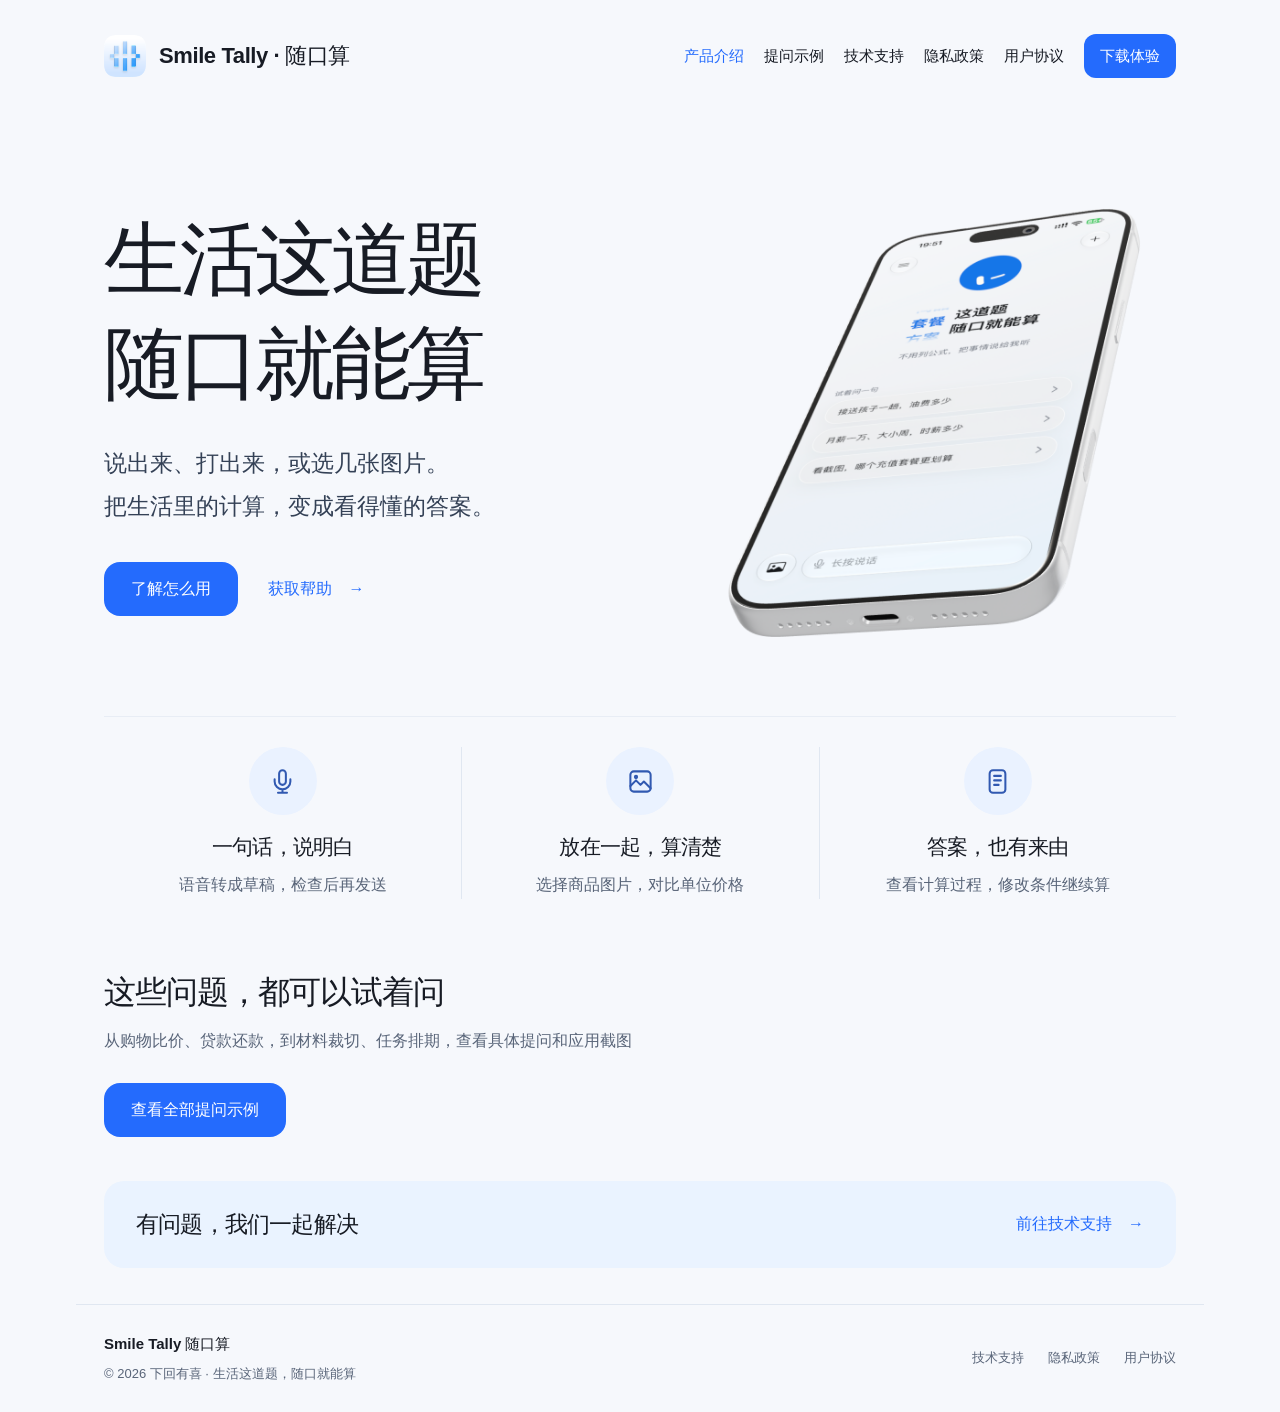
<file: index.html>
<!doctype html>
<html lang="zh-CN">
<head>
<meta charset="utf-8">
<meta name="viewport" content="width=device-width,initial-scale=1">
<meta name="description" content="Smile Tally 随口算是一款 iPhone 日常计算助手。用文字、语音草稿或商品图片描述问题，查看计算过程，修改条件继续算。">
<meta name="theme-color" content="#f6f8fc">
<meta name="referrer" content="strict-origin-when-cross-origin">
<meta property="og:type" content="website">
<meta property="og:locale" content="zh_CN">
<meta property="og:site_name" content="Smile Tally 随口算">
<meta property="og:title" content="Smile Tally 随口算 · 生活这道题，随口就能算">
<meta property="og:description" content="Smile Tally 随口算是一款 iPhone 日常计算助手。用文字、语音草稿或商品图片描述问题，查看计算过程，修改条件继续算。">
<meta property="og:url" content="https://tanhuoo.github.io/SmileTally/">
<title>Smile Tally 随口算 · 生活这道题，随口就能算</title>
<link rel="canonical" href="https://tanhuoo.github.io/SmileTally/">
<link rel="icon" type="image/png" href="./assets/logo.png">
<link rel="stylesheet" href="./assets/style.css">
</head>
<body>
<a class="skip" href="#main">跳到正文</a>
<header class="site-header wrap">
<a class="brand" href="./" aria-label="Smile Tally 随口算首页"><img src="./assets/logo.png" width="42" height="42" alt=""><span>Smile Tally · 随口算</span></a>
<nav class="site-nav" aria-label="主导航"><a href="./" aria-current="page">产品介绍</a><a href="./scenarios/">提问示例</a><a href="./support/">技术支持</a><a href="./privacy/">隐私政策</a><a href="./terms/">用户协议</a><a class="nav-download" href="https://apps.apple.com/cn/app/smile-tally-%E9%9A%8F%E5%8F%A3%E7%AE%97-%E7%94%9F%E6%B4%BB%E8%AE%A1%E7%AE%97%E5%99%A8-%E5%95%86%E5%93%81%E6%AF%94%E4%BB%B7%E5%AF%B9%E6%AF%94/id6814696933">下载体验</a></nav>
</header>
<main id="main" class="wrap">
<section class="hero" aria-labelledby="hero-title">
<div class="hero-copy"><h1 id="hero-title">生活这道题<br>随口就能算</h1>
<p>说出来、打出来，或选几张图片。<br>把生活里的计算，变成看得懂的答案。</p>
<div class="actions"><a class="button" href="#features">了解怎么用</a><a class="text-link" href="support/">获取帮助 <span aria-hidden="true">→</span></a></div></div>
<figure class="demo"><img class="home-model-phone phone-float" src="./assets/hero-iphone.png" width="984" height="1312" alt="随口算 iPhone 界面：生活这道题，随口就能算"></figure>
</section>
<section id="features" class="features" aria-label="功能介绍">
<div class="feature"><div class="feature-icon"><svg viewBox="0 0 24 24" fill="none" stroke="currentColor" stroke-width="1.8" stroke-linecap="round" stroke-linejoin="round" aria-hidden="true"><rect x="9" y="2" width="6" height="13" rx="3"/><path d="M5 10v2a7 7 0 0 0 14 0v-2M12 19v3m-4 0h8"/></svg></div><h2 style="font-size:21px;margin-bottom:10px">一句话，说明白</h2><p>语音转成草稿，检查后再发送</p></div>
<div class="feature"><div class="feature-icon"><svg viewBox="0 0 24 24" fill="none" stroke="currentColor" stroke-width="1.8" stroke-linecap="round" stroke-linejoin="round" aria-hidden="true"><rect x="3" y="3" width="18" height="18" rx="3"/><circle cx="8" cy="8" r="1"/><path d="m3 16 5-5 4 4 3-3 6 6"/></svg></div><h2 style="font-size:21px;margin-bottom:10px">放在一起，算清楚</h2><p>选择商品图片，对比单位价格</p></div>
<div class="feature"><div class="feature-icon"><svg viewBox="0 0 24 24" fill="none" stroke="currentColor" stroke-width="1.8" stroke-linecap="round" stroke-linejoin="round" aria-hidden="true"><rect x="5" y="2" width="14" height="20" rx="3"/><path d="M9 7h6M9 11h6M9 15h4"/></svg></div><h2 style="font-size:21px;margin-bottom:10px">答案，也有来由</h2><p>查看计算过程，修改条件继续算</p></div>
</section>
<section class="home-gallery"><h2>这些问题，都可以试着问</h2><p>从购物比价、贷款还款，到材料裁切、任务排期，查看具体提问和应用截图</p><a class="button" href="./scenarios/">查看全部提问示例</a></section>
<section class="help-band" aria-label="获得帮助"><h2>有问题，我们一起解决</h2><a class="text-link" href="support/">前往技术支持 <span aria-hidden="true">→</span></a></section>
</main>
<footer class="site-footer wrap"><div><div class="footer-brand">Smile Tally 随口算</div><div>© 2026 下回有喜 · 生活这道题，随口就能算</div></div><nav class="footer-nav" aria-label="页脚导航"><a href="./support/">技术支持</a><a href="./privacy/">隐私政策</a><a href="./terms/">用户协议</a></nav></footer>
</body>
</html>
</file>
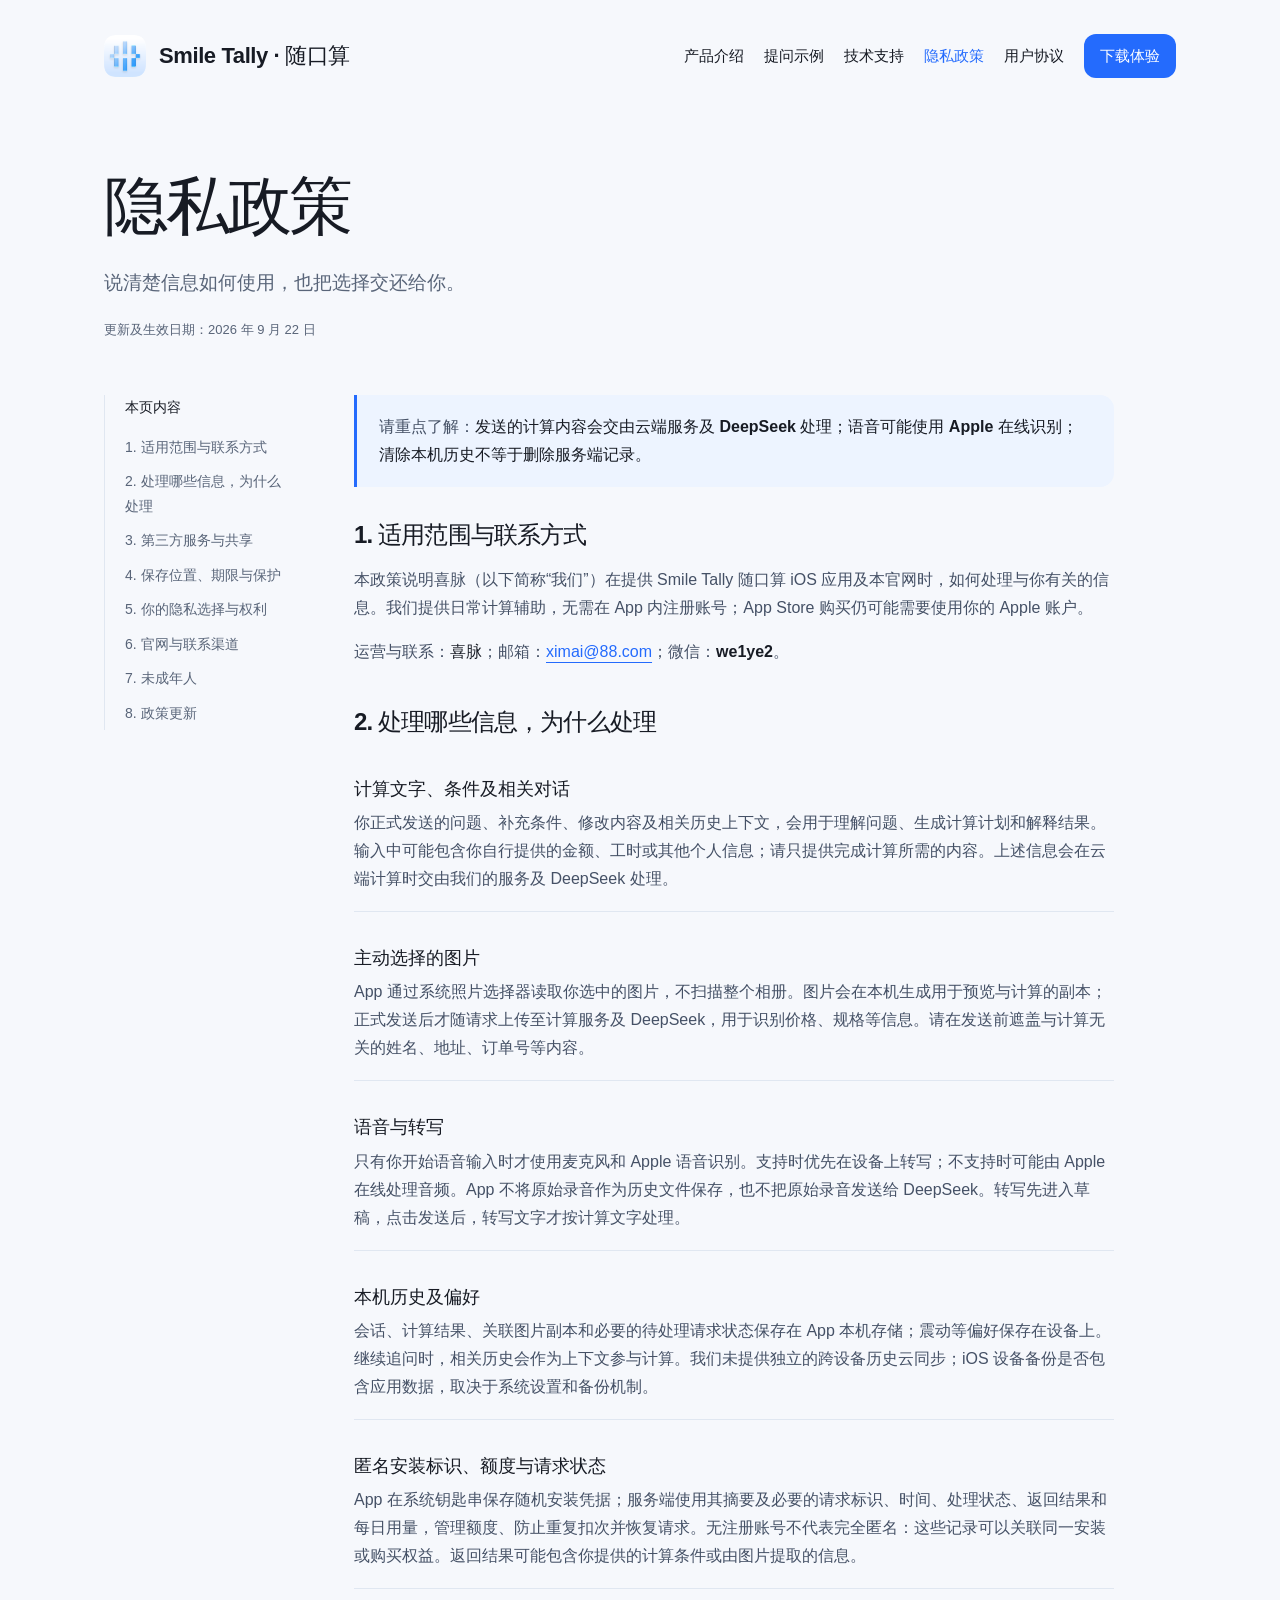
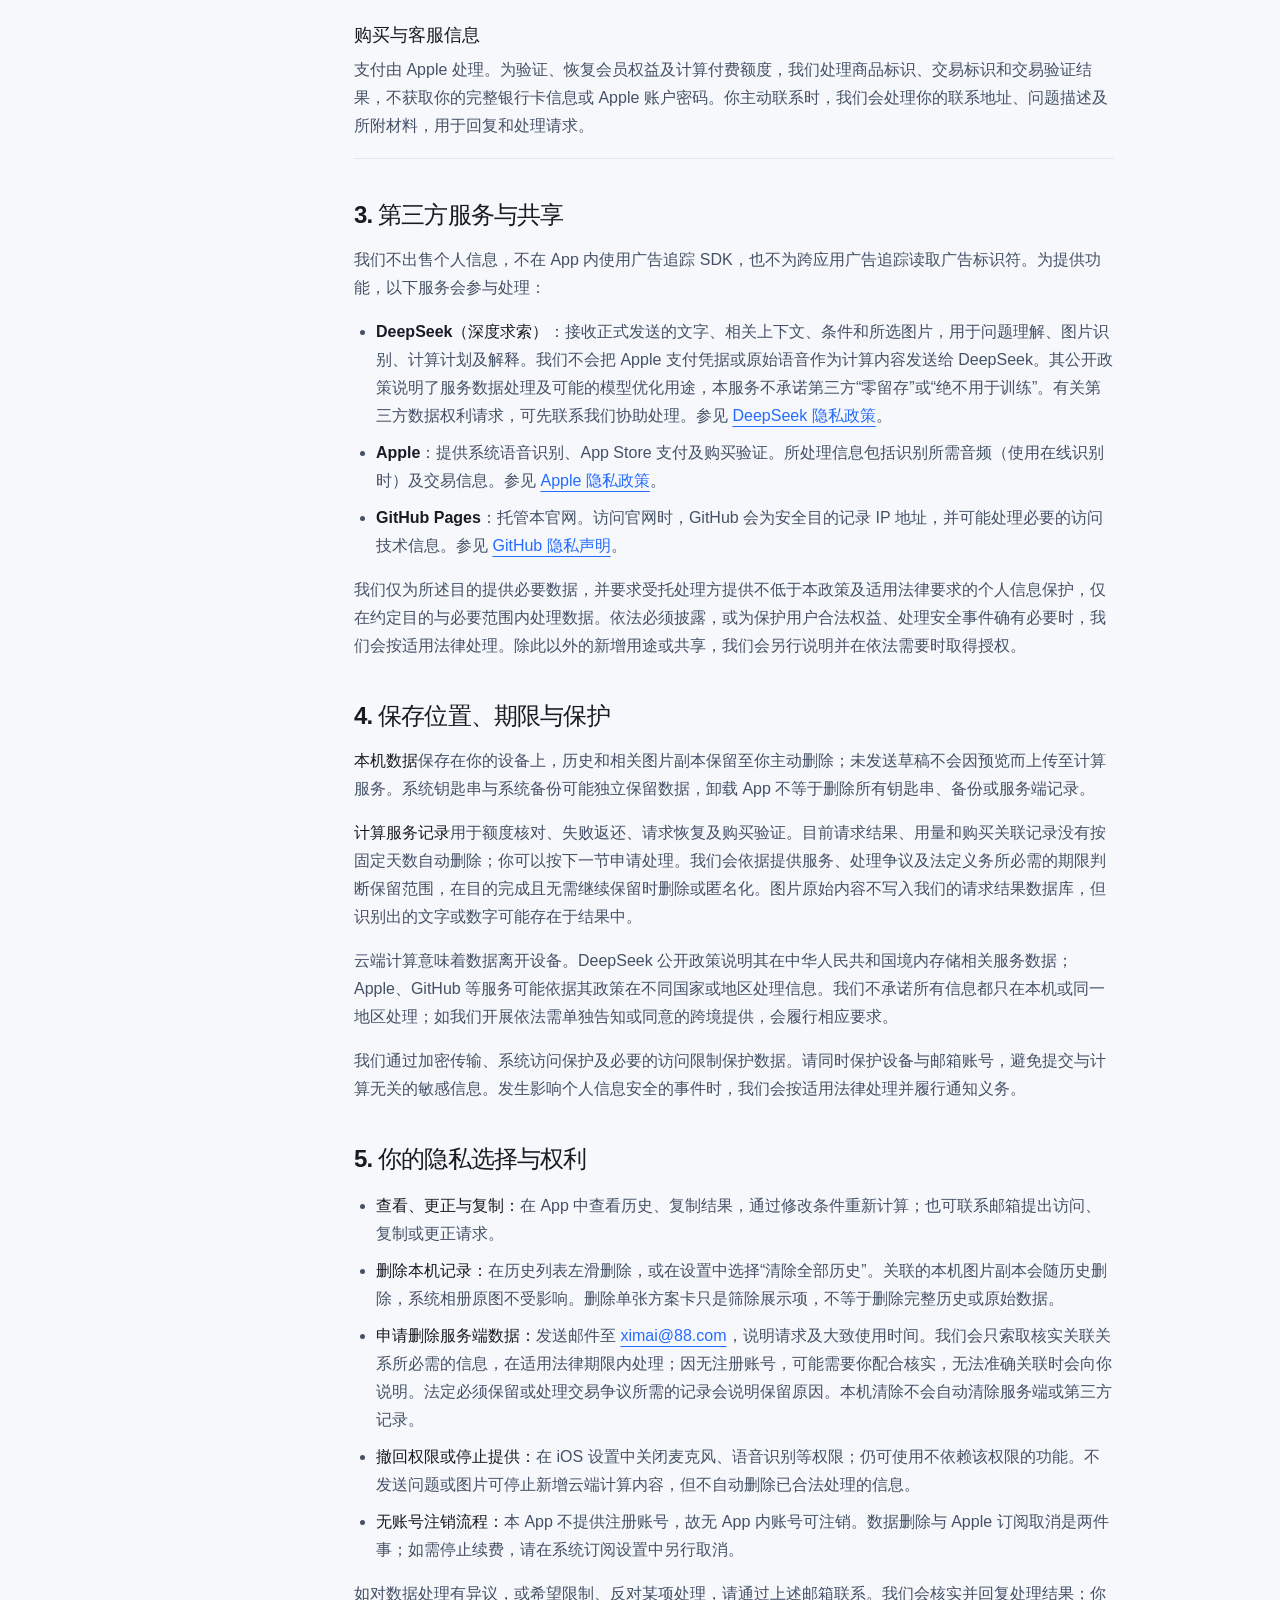
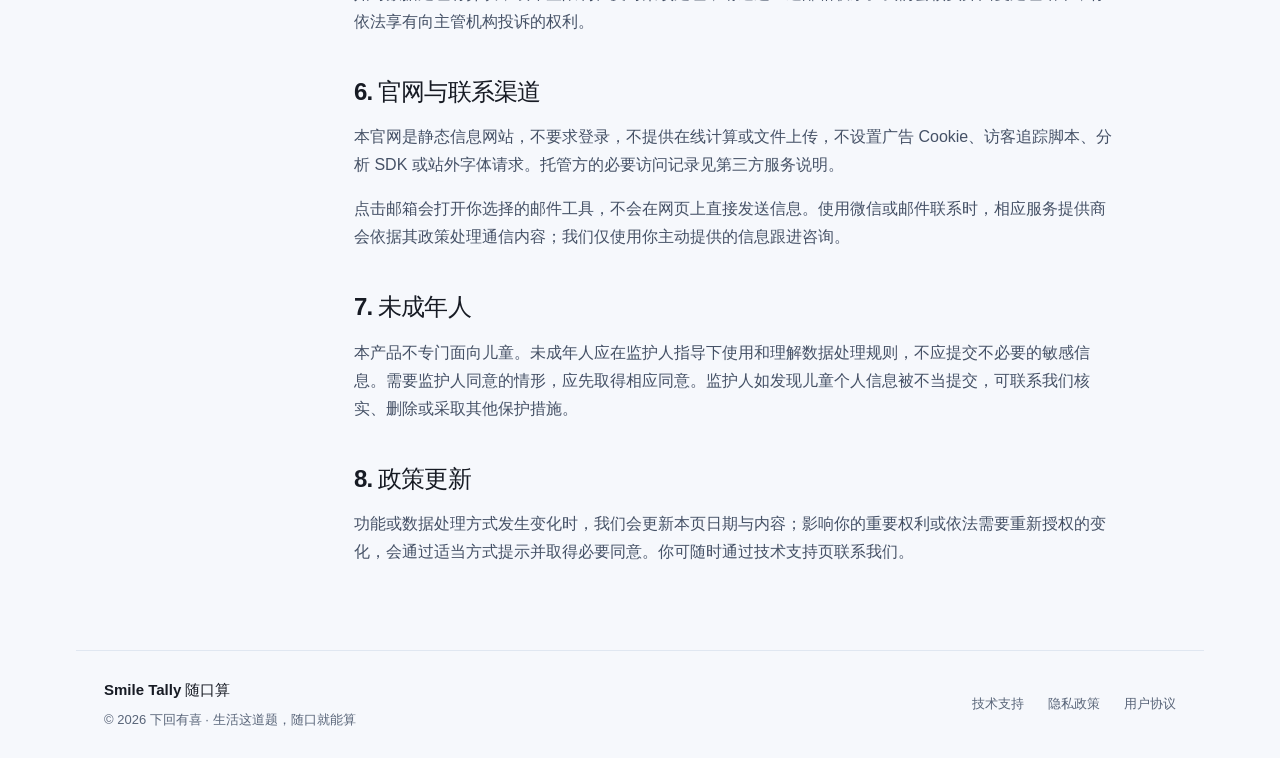
<file: privacy/index.html>
<!doctype html>
<html lang="zh-CN">
<head>
<meta charset="utf-8">
<meta name="viewport" content="width=device-width,initial-scale=1">
<meta name="description" content="了解 Smile Tally 如何处理计算文字、所选图片、语音转写、历史记录与购买信息，以及如何行使删除和隐私选择权利。">
<meta name="theme-color" content="#f6f8fc">
<meta name="referrer" content="strict-origin-when-cross-origin">
<meta property="og:type" content="website">
<meta property="og:locale" content="zh_CN">
<meta property="og:site_name" content="Smile Tally 随口算">
<meta property="og:title" content="隐私政策 · Smile Tally 随口算">
<meta property="og:description" content="了解 Smile Tally 如何处理计算文字、所选图片、语音转写、历史记录与购买信息，以及如何行使删除和隐私选择权利。">
<meta property="og:url" content="https://tanhuoo.github.io/SmileTally/privacy/">
<title>隐私政策 · Smile Tally 随口算</title>
<link rel="canonical" href="https://tanhuoo.github.io/SmileTally/privacy/">
<link rel="icon" type="image/png" href="../assets/logo.png">
<link rel="stylesheet" href="../assets/style.css">
</head>
<body>
<a class="skip" href="#main">跳到正文</a>
<header class="site-header wrap">
<a class="brand" href="../" aria-label="Smile Tally 随口算首页"><img src="../assets/logo.png" width="42" height="42" alt=""><span>Smile Tally · 随口算</span></a>
<nav class="site-nav" aria-label="主导航"><a href="../">产品介绍</a><a href="../scenarios/">提问示例</a><a href="../support/">技术支持</a><a href="../privacy/" aria-current="page">隐私政策</a><a href="../terms/">用户协议</a><a class="nav-download" href="https://apps.apple.com/cn/app/smile-tally-%E9%9A%8F%E5%8F%A3%E7%AE%97-%E7%94%9F%E6%B4%BB%E8%AE%A1%E7%AE%97%E5%99%A8-%E5%95%86%E5%93%81%E6%AF%94%E4%BB%B7%E5%AF%B9%E6%AF%94/id6814696933">下载体验</a></nav>
</header>
<main id="main" class="wrap"><div class="page-intro"><h1>隐私政策</h1><p>说清楚信息如何使用，也把选择交还给你。</p><p class="updated">更新及生效日期：2026 年 9 月 22 日</p></div><div class="legal-layout"><aside class="toc" aria-label="本页目录"><p>本页内容</p><a href="#scope">1. 适用范围与联系方式</a><a href="#data">2. 处理哪些信息，为什么处理</a><a href="#providers">3. 第三方服务与共享</a><a href="#storage">4. 保存位置、期限与保护</a><a href="#rights">5. 你的隐私选择与权利</a><a href="#website">6. 官网与联系渠道</a><a href="#children">7. 未成年人</a><a href="#changes">8. 政策更新</a></aside><article class="article"><div class="notice"><p>请重点了解：<strong>发送的计算内容会交由云端服务及 DeepSeek 处理；语音可能使用 Apple 在线识别；清除本机历史不等于删除服务端记录。</strong></p></div><section id="scope"><h2>1. 适用范围与联系方式</h2><p>本政策说明喜脉（以下简称“我们”）在提供 Smile Tally 随口算 iOS 应用及本官网时，如何处理与你有关的信息。我们提供日常计算辅助，无需在 App 内注册账号；App Store 购买仍可能需要使用你的 Apple 账户。</p><p>运营与联系：<strong>喜脉</strong>；邮箱：<a href="mailto:ximai@88.com?subject=Smile%20Tally%20%E9%9A%90%E7%A7%81%E8%AF%B7%E6%B1%82">ximai@88.com</a>；微信：<strong>we1ye2</strong>。</p></section><section id="data"><h2>2. 处理哪些信息，为什么处理</h2><div class="data-list"><div class="data-row"><h3>计算文字、条件及相关对话</h3><p>你正式发送的问题、补充条件、修改内容及相关历史上下文，会用于理解问题、生成计算计划和解释结果。输入中可能包含你自行提供的金额、工时或其他个人信息；请只提供完成计算所需的内容。上述信息会在云端计算时交由我们的服务及 DeepSeek 处理。</p></div><div class="data-row"><h3>主动选择的图片</h3><p>App 通过系统照片选择器读取你选中的图片，不扫描整个相册。图片会在本机生成用于预览与计算的副本；正式发送后才随请求上传至计算服务及 DeepSeek，用于识别价格、规格等信息。请在发送前遮盖与计算无关的姓名、地址、订单号等内容。</p></div><div class="data-row"><h3>语音与转写</h3><p>只有你开始语音输入时才使用麦克风和 Apple 语音识别。支持时优先在设备上转写；不支持时可能由 Apple 在线处理音频。App 不将原始录音作为历史文件保存，也不把原始录音发送给 DeepSeek。转写先进入草稿，点击发送后，转写文字才按计算文字处理。</p></div><div class="data-row"><h3>本机历史及偏好</h3><p>会话、计算结果、关联图片副本和必要的待处理请求状态保存在 App 本机存储；震动等偏好保存在设备上。继续追问时，相关历史会作为上下文参与计算。我们未提供独立的跨设备历史云同步；iOS 设备备份是否包含应用数据，取决于系统设置和备份机制。</p></div><div class="data-row"><h3>匿名安装标识、额度与请求状态</h3><p>App 在系统钥匙串保存随机安装凭据；服务端使用其摘要及必要的请求标识、时间、处理状态、返回结果和每日用量，管理额度、防止重复扣次并恢复请求。无注册账号不代表完全匿名：这些记录可以关联同一安装或购买权益。返回结果可能包含你提供的计算条件或由图片提取的信息。</p></div><div class="data-row"><h3>购买与客服信息</h3><p>支付由 Apple 处理。为验证、恢复会员权益及计算付费额度，我们处理商品标识、交易标识和交易验证结果，不获取你的完整银行卡信息或 Apple 账户密码。你主动联系时，我们会处理你的联系地址、问题描述及所附材料，用于回复和处理请求。</p></div></div></section><section id="providers"><h2>3. 第三方服务与共享</h2><p>我们不出售个人信息，不在 App 内使用广告追踪 SDK，也不为跨应用广告追踪读取广告标识符。为提供功能，以下服务会参与处理：</p><ul><li><strong>DeepSeek（深度求索）</strong>：接收正式发送的文字、相关上下文、条件和所选图片，用于问题理解、图片识别、计算计划及解释。我们不会把 Apple 支付凭据或原始语音作为计算内容发送给 DeepSeek。其公开政策说明了服务数据处理及可能的模型优化用途，本服务不承诺第三方“零留存”或“绝不用于训练”。有关第三方数据权利请求，可先联系我们协助处理。参见 <a href="https://cdn.deepseek.com/policies/zh-CN/deepseek-privacy-policy.html">DeepSeek 隐私政策</a>。</li><li><strong>Apple</strong>：提供系统语音识别、App Store 支付及购买验证。所处理信息包括识别所需音频（使用在线识别时）及交易信息。参见 <a href="https://www.apple.com/legal/privacy/szh/">Apple 隐私政策</a>。</li><li><strong>GitHub Pages</strong>：托管本官网。访问官网时，GitHub 会为安全目的记录 IP 地址，并可能处理必要的访问技术信息。参见 <a href="https://docs.github.com/en/site-policy/privacy-policies/github-general-privacy-statement">GitHub 隐私声明</a>。</li></ul><p>我们仅为所述目的提供必要数据，并要求受托处理方提供不低于本政策及适用法律要求的个人信息保护，仅在约定目的与必要范围内处理数据。依法必须披露，或为保护用户合法权益、处理安全事件确有必要时，我们会按适用法律处理。除此以外的新增用途或共享，我们会另行说明并在依法需要时取得授权。</p></section><section id="storage"><h2>4. 保存位置、期限与保护</h2><p><strong>本机数据</strong>保存在你的设备上，历史和相关图片副本保留至你主动删除；未发送草稿不会因预览而上传至计算服务。系统钥匙串与系统备份可能独立保留数据，卸载 App 不等于删除所有钥匙串、备份或服务端记录。</p><p><strong>计算服务记录</strong>用于额度核对、失败返还、请求恢复及购买验证。目前请求结果、用量和购买关联记录没有按固定天数自动删除；你可以按下一节申请处理。我们会依据提供服务、处理争议及法定义务所必需的期限判断保留范围，在目的完成且无需继续保留时删除或匿名化。图片原始内容不写入我们的请求结果数据库，但识别出的文字或数字可能存在于结果中。</p><p>云端计算意味着数据离开设备。DeepSeek 公开政策说明其在中华人民共和国境内存储相关服务数据；Apple、GitHub 等服务可能依据其政策在不同国家或地区处理信息。我们不承诺所有信息都只在本机或同一地区处理；如我们开展依法需单独告知或同意的跨境提供，会履行相应要求。</p><p>我们通过加密传输、系统访问保护及必要的访问限制保护数据。请同时保护设备与邮箱账号，避免提交与计算无关的敏感信息。发生影响个人信息安全的事件时，我们会按适用法律处理并履行通知义务。</p></section><section id="rights"><h2>5. 你的隐私选择与权利</h2><ul><li><strong>查看、更正与复制：</strong>在 App 中查看历史、复制结果，通过修改条件重新计算；也可联系邮箱提出访问、复制或更正请求。</li><li><strong>删除本机记录：</strong>在历史列表左滑删除，或在设置中选择“清除全部历史”。关联的本机图片副本会随历史删除，系统相册原图不受影响。删除单张方案卡只是筛除展示项，不等于删除完整历史或原始数据。</li><li><strong>申请删除服务端数据：</strong>发送邮件至 <a href="mailto:ximai@88.com?subject=Smile%20Tally%20%E6%95%B0%E6%8D%AE%E5%88%A0%E9%99%A4%E8%AF%B7%E6%B1%82">ximai@88.com</a>，说明请求及大致使用时间。我们会只索取核实关联关系所必需的信息，在适用法律期限内处理；因无注册账号，可能需要你配合核实，无法准确关联时会向你说明。法定必须保留或处理交易争议所需的记录会说明保留原因。本机清除不会自动清除服务端或第三方记录。</li><li><strong>撤回权限或停止提供：</strong>在 iOS 设置中关闭麦克风、语音识别等权限；仍可使用不依赖该权限的功能。不发送问题或图片可停止新增云端计算内容，但不自动删除已合法处理的信息。</li><li><strong>无账号注销流程：</strong>本 App 不提供注册账号，故无 App 内账号可注销。数据删除与 Apple 订阅取消是两件事；如需停止续费，请在系统订阅设置中另行取消。</li></ul><p>如对数据处理有异议，或希望限制、反对某项处理，请通过上述邮箱联系。我们会核实并回复处理结果；你依法享有向主管机构投诉的权利。</p></section><section id="website"><h2>6. 官网与联系渠道</h2><p>本官网是静态信息网站，不要求登录，不提供在线计算或文件上传，不设置广告 Cookie、访客追踪脚本、分析 SDK 或站外字体请求。托管方的必要访问记录见第三方服务说明。</p><p>点击邮箱会打开你选择的邮件工具，不会在网页上直接发送信息。使用微信或邮件联系时，相应服务提供商会依据其政策处理通信内容；我们仅使用你主动提供的信息跟进咨询。</p></section><section id="children"><h2>7. 未成年人</h2><p>本产品不专门面向儿童。未成年人应在监护人指导下使用和理解数据处理规则，不应提交不必要的敏感信息。需要监护人同意的情形，应先取得相应同意。监护人如发现儿童个人信息被不当提交，可联系我们核实、删除或采取其他保护措施。</p></section><section id="changes"><h2>8. 政策更新</h2><p>功能或数据处理方式发生变化时，我们会更新本页日期与内容；影响你的重要权利或依法需要重新授权的变化，会通过适当方式提示并取得必要同意。你可随时通过技术支持页联系我们。</p></section></article></div></main>
<footer class="site-footer wrap"><div><div class="footer-brand">Smile Tally 随口算</div><div>© 2026 下回有喜 · 生活这道题，随口就能算</div></div><nav class="footer-nav" aria-label="页脚导航"><a href="../support/">技术支持</a><a href="../privacy/">隐私政策</a><a href="../terms/">用户协议</a></nav></footer>
</body>
</html>
</file>
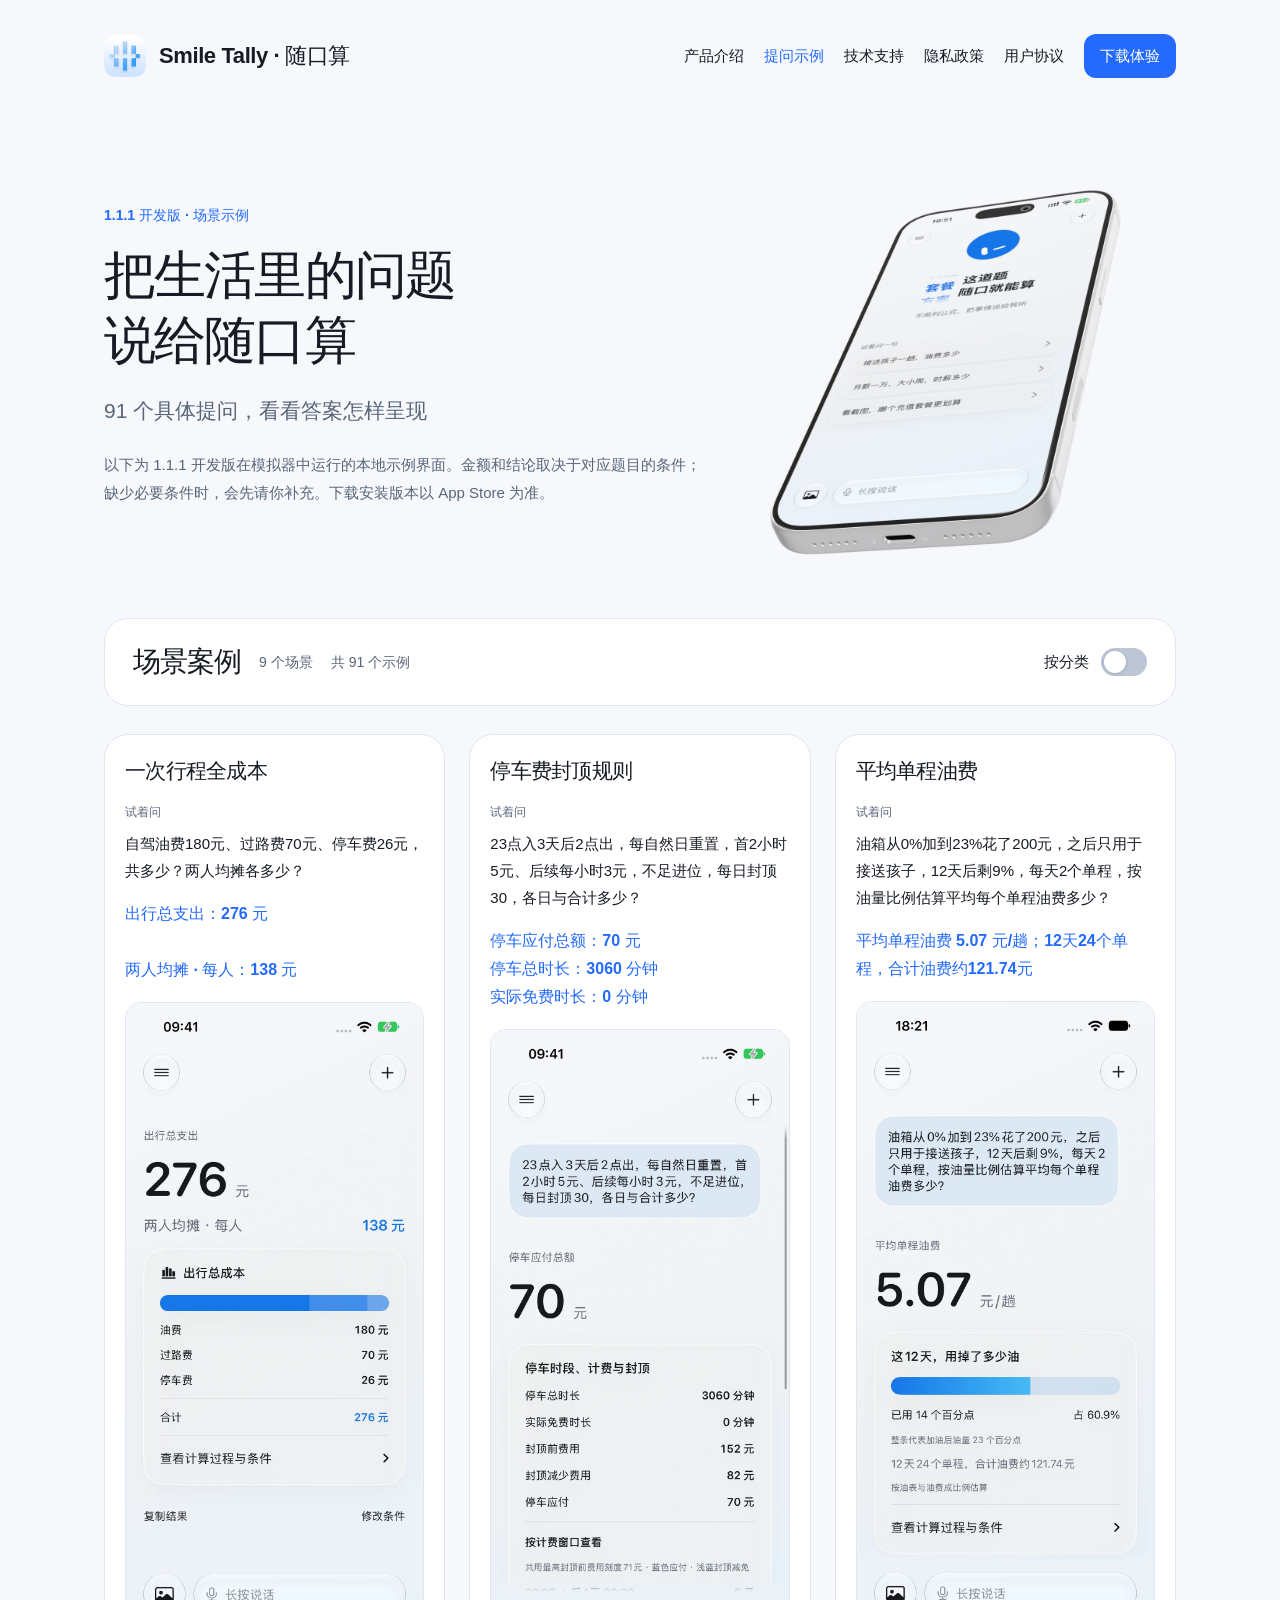
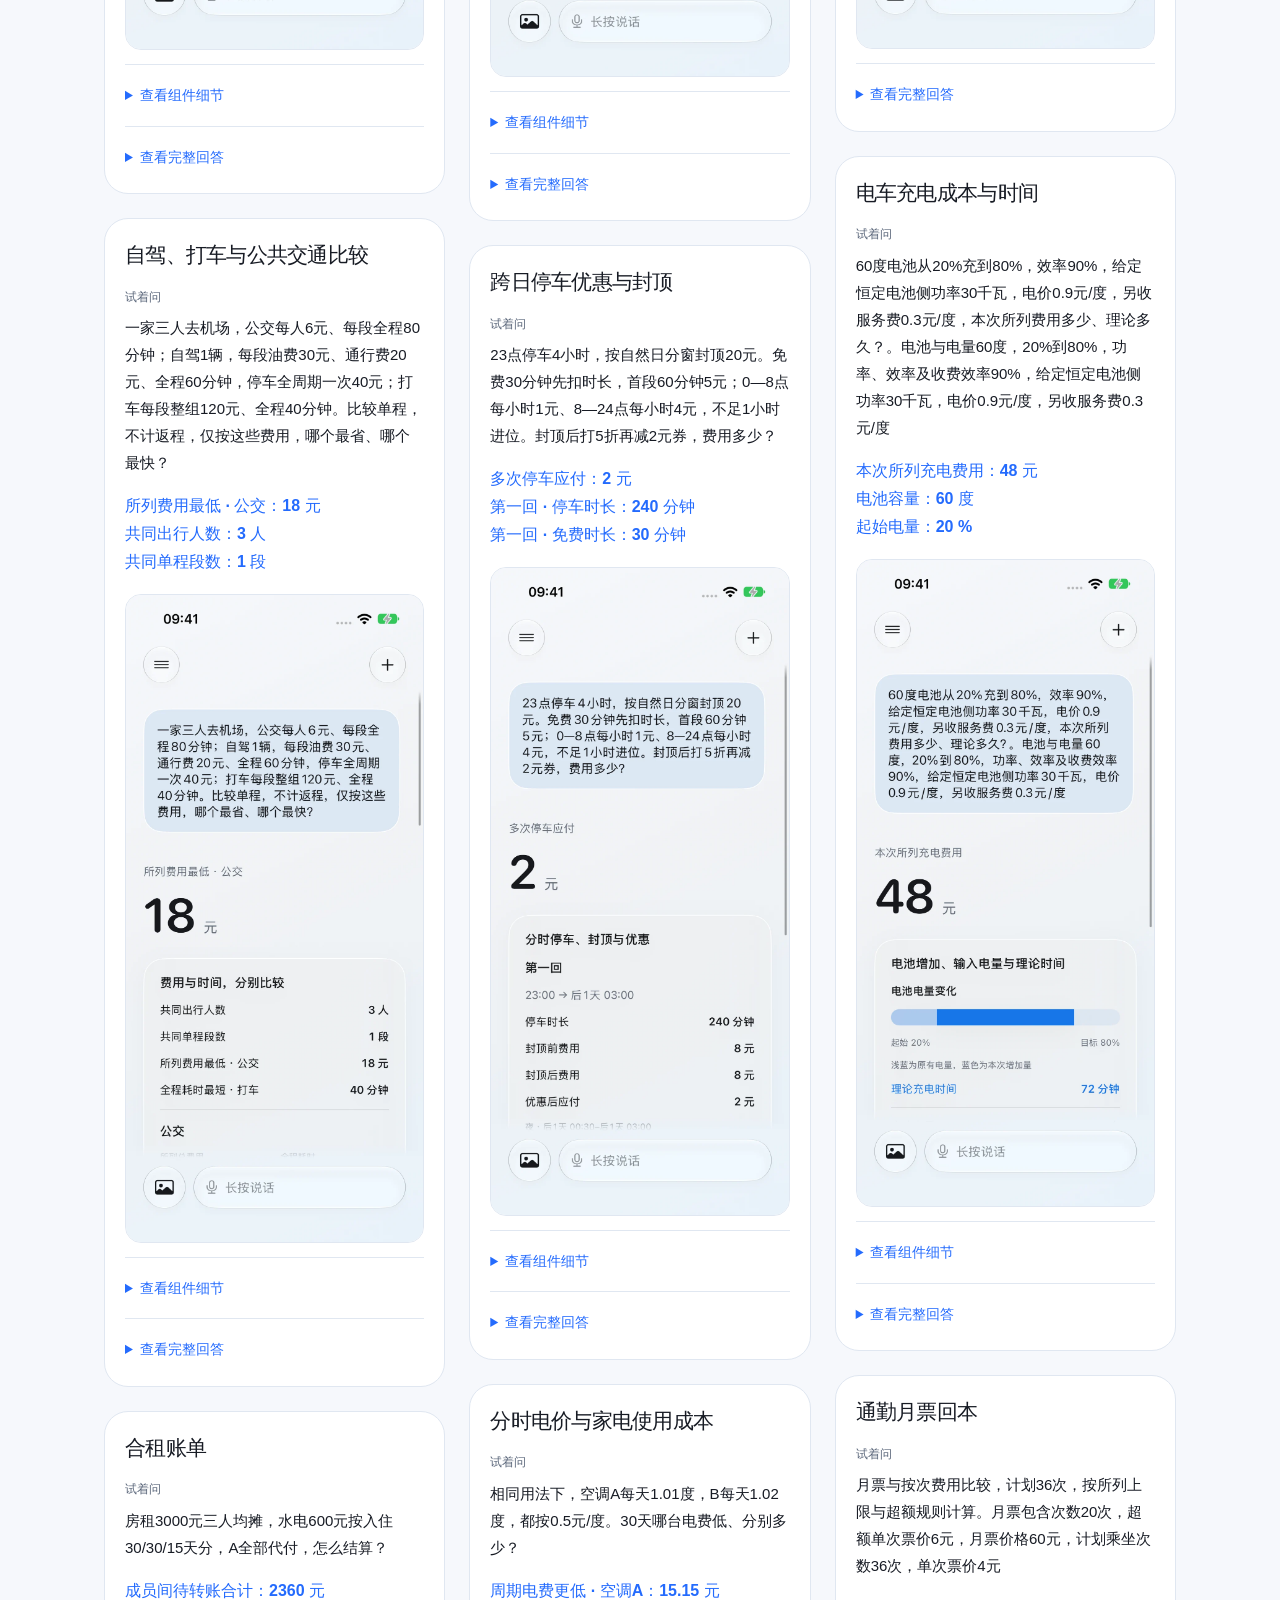
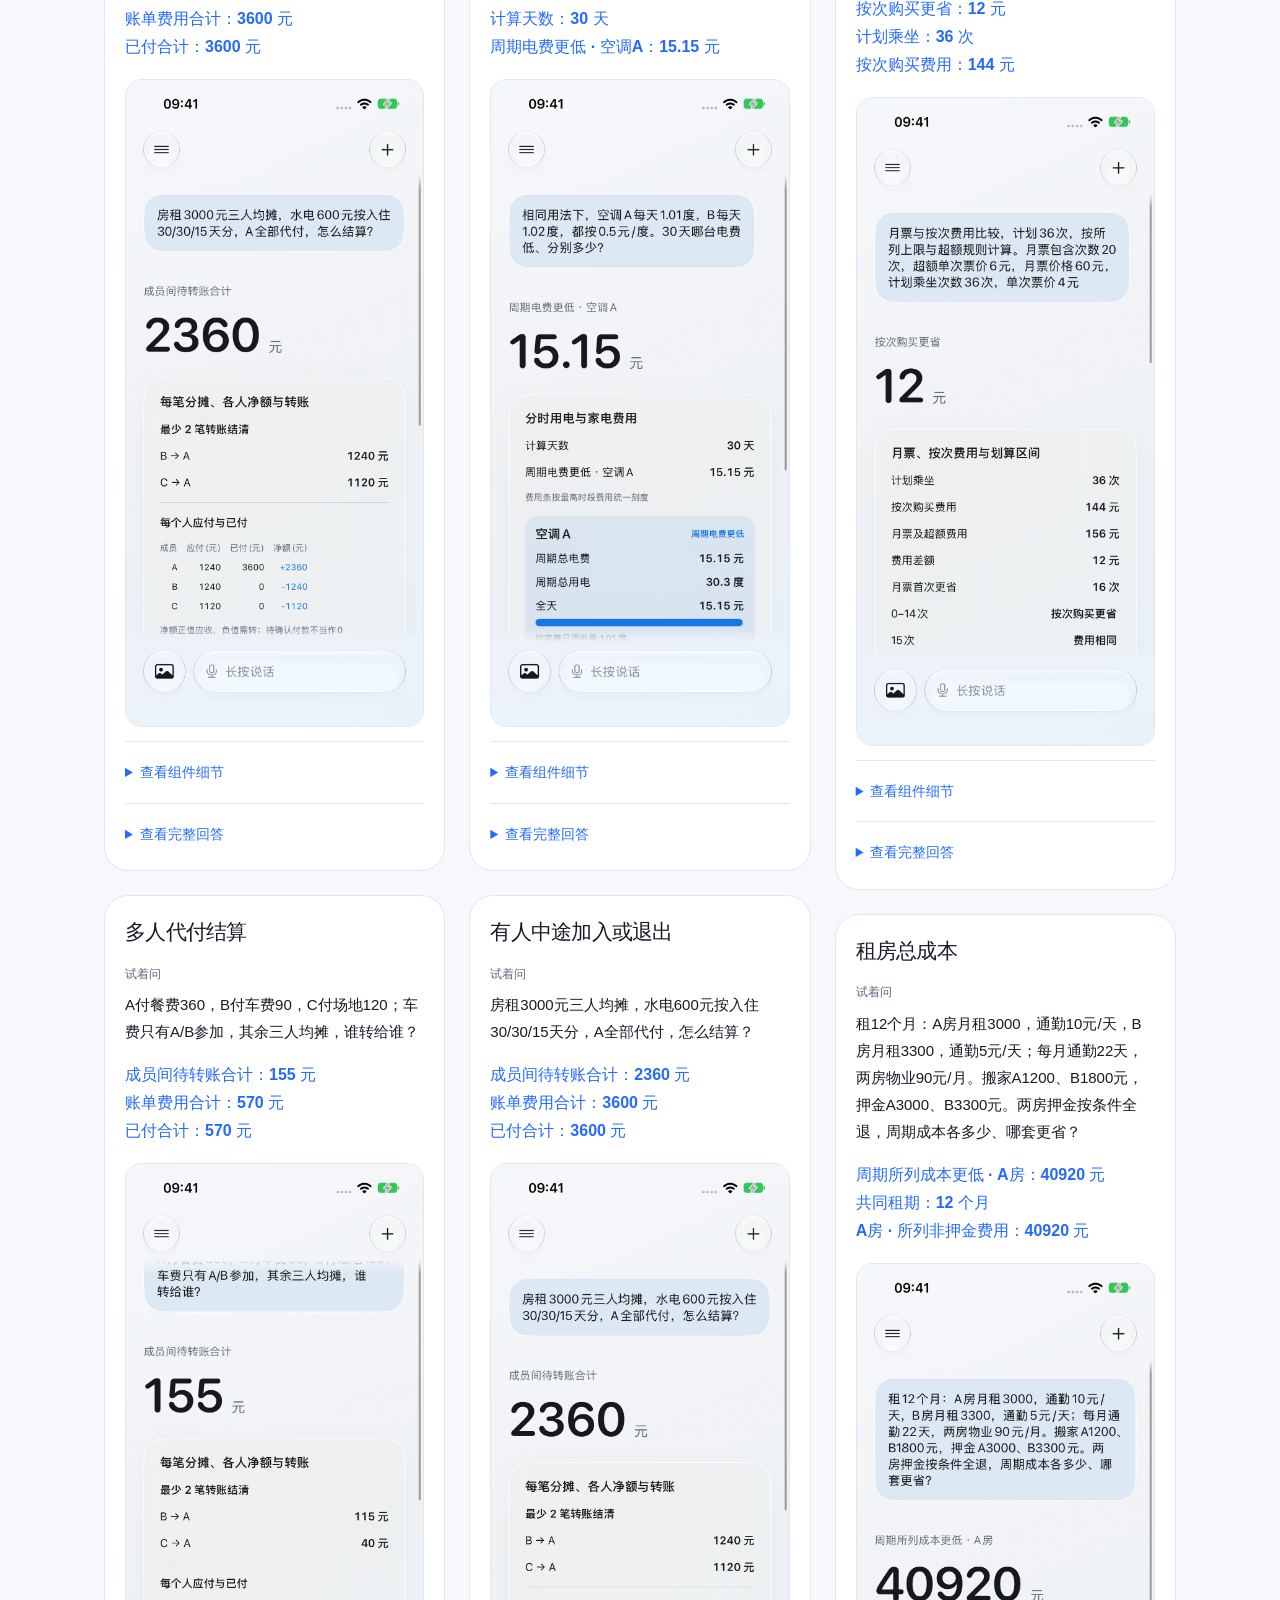
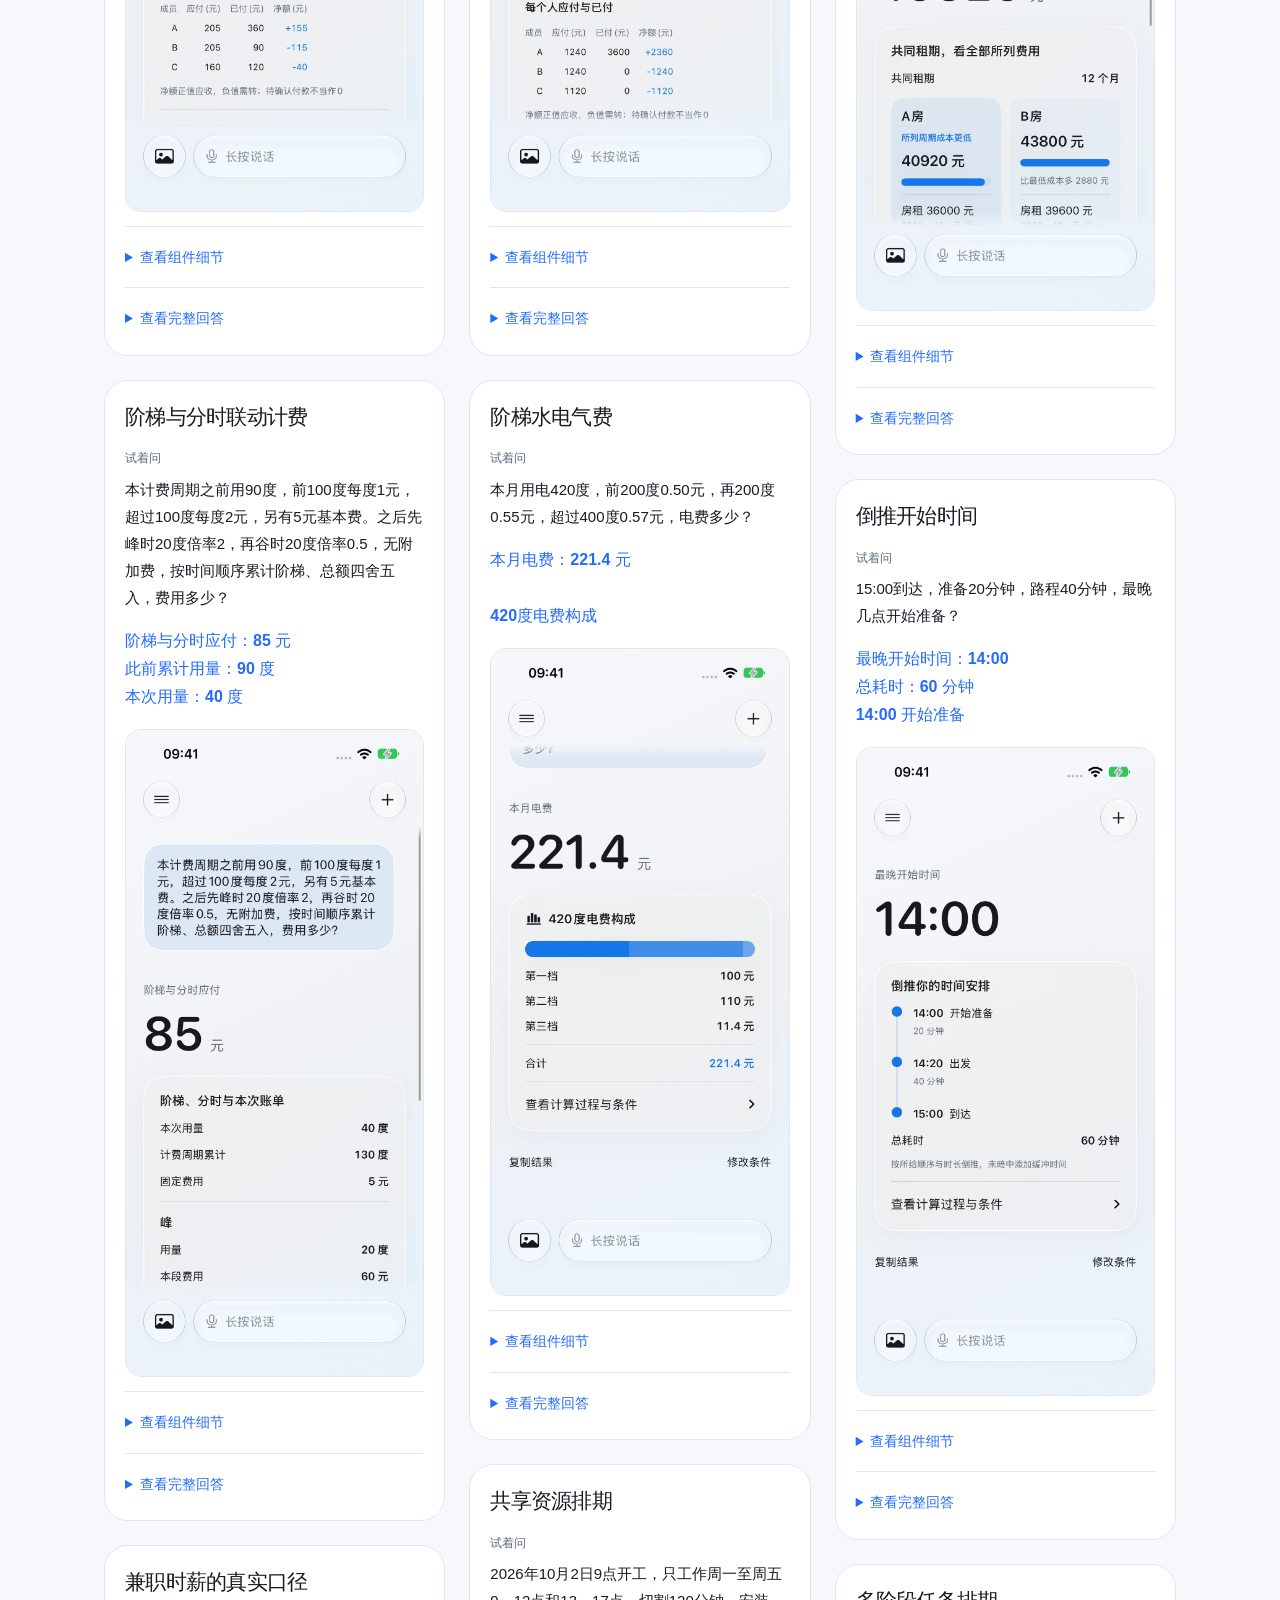
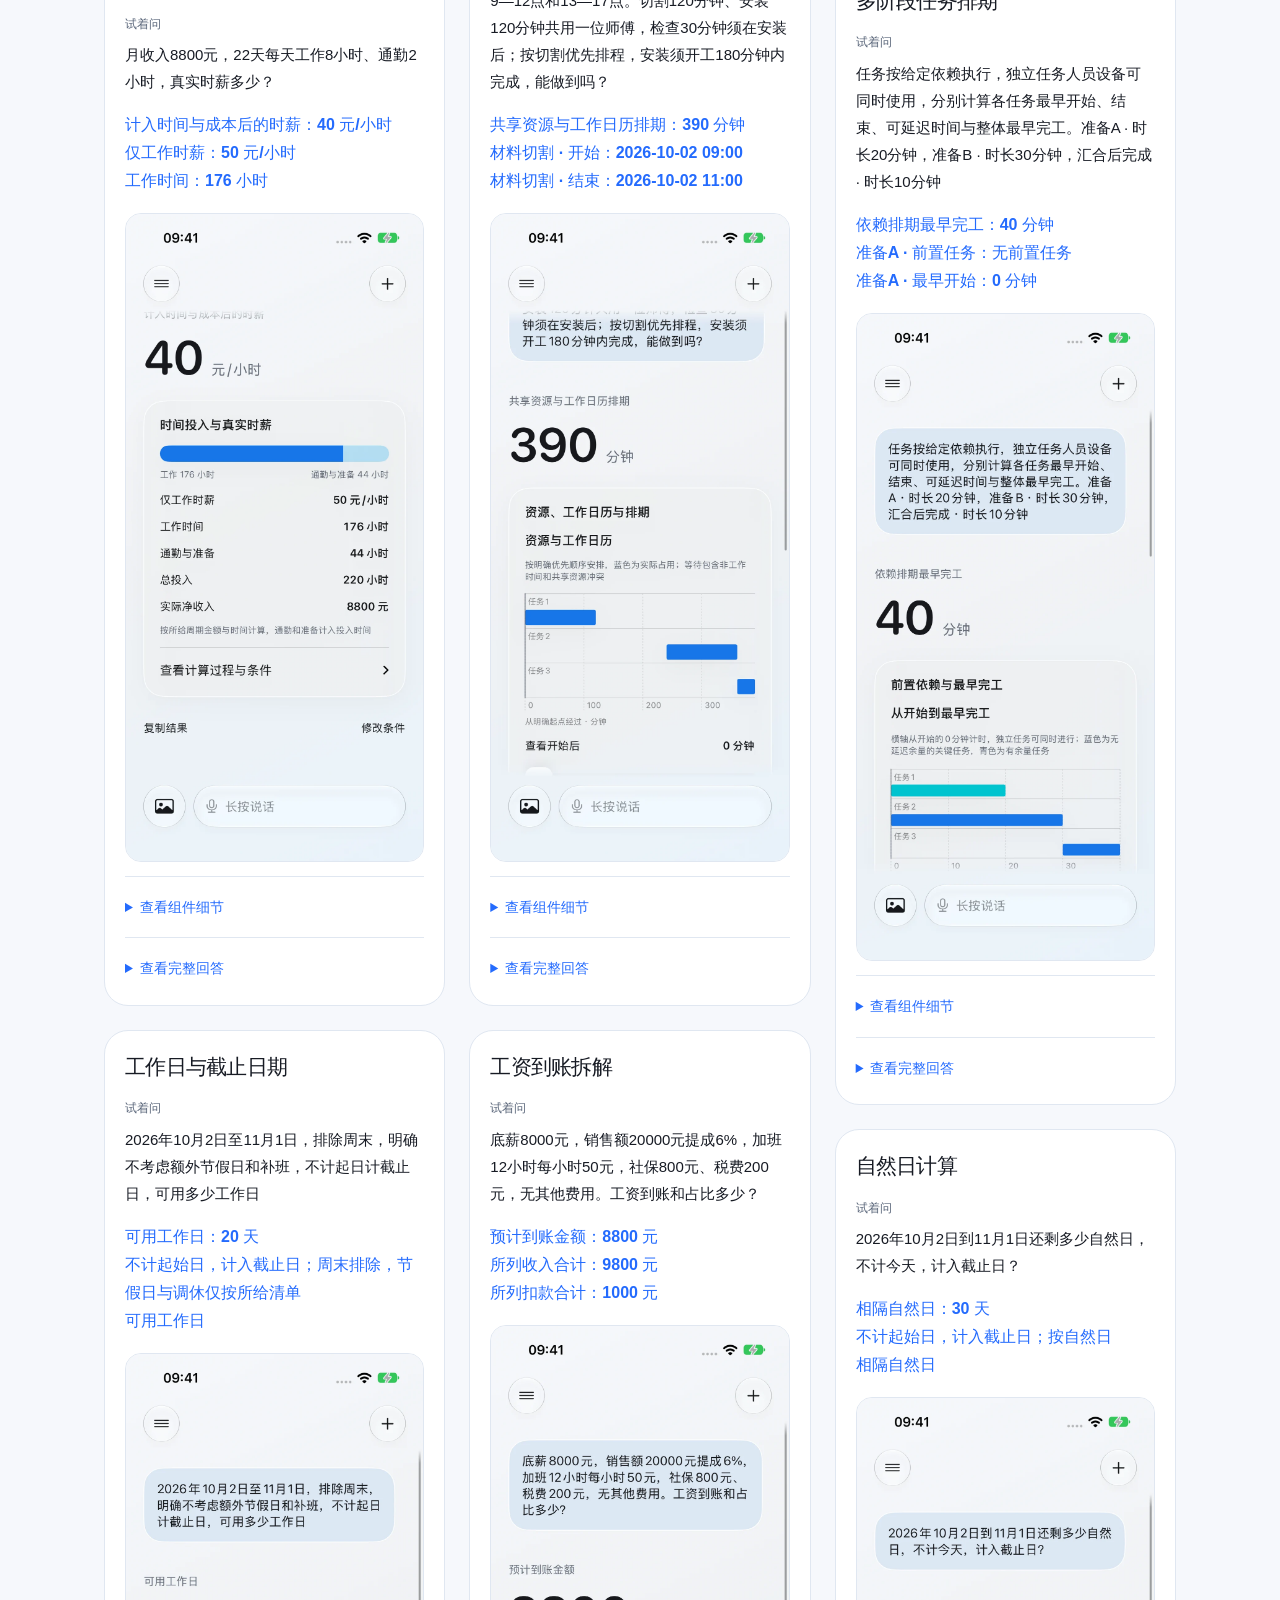
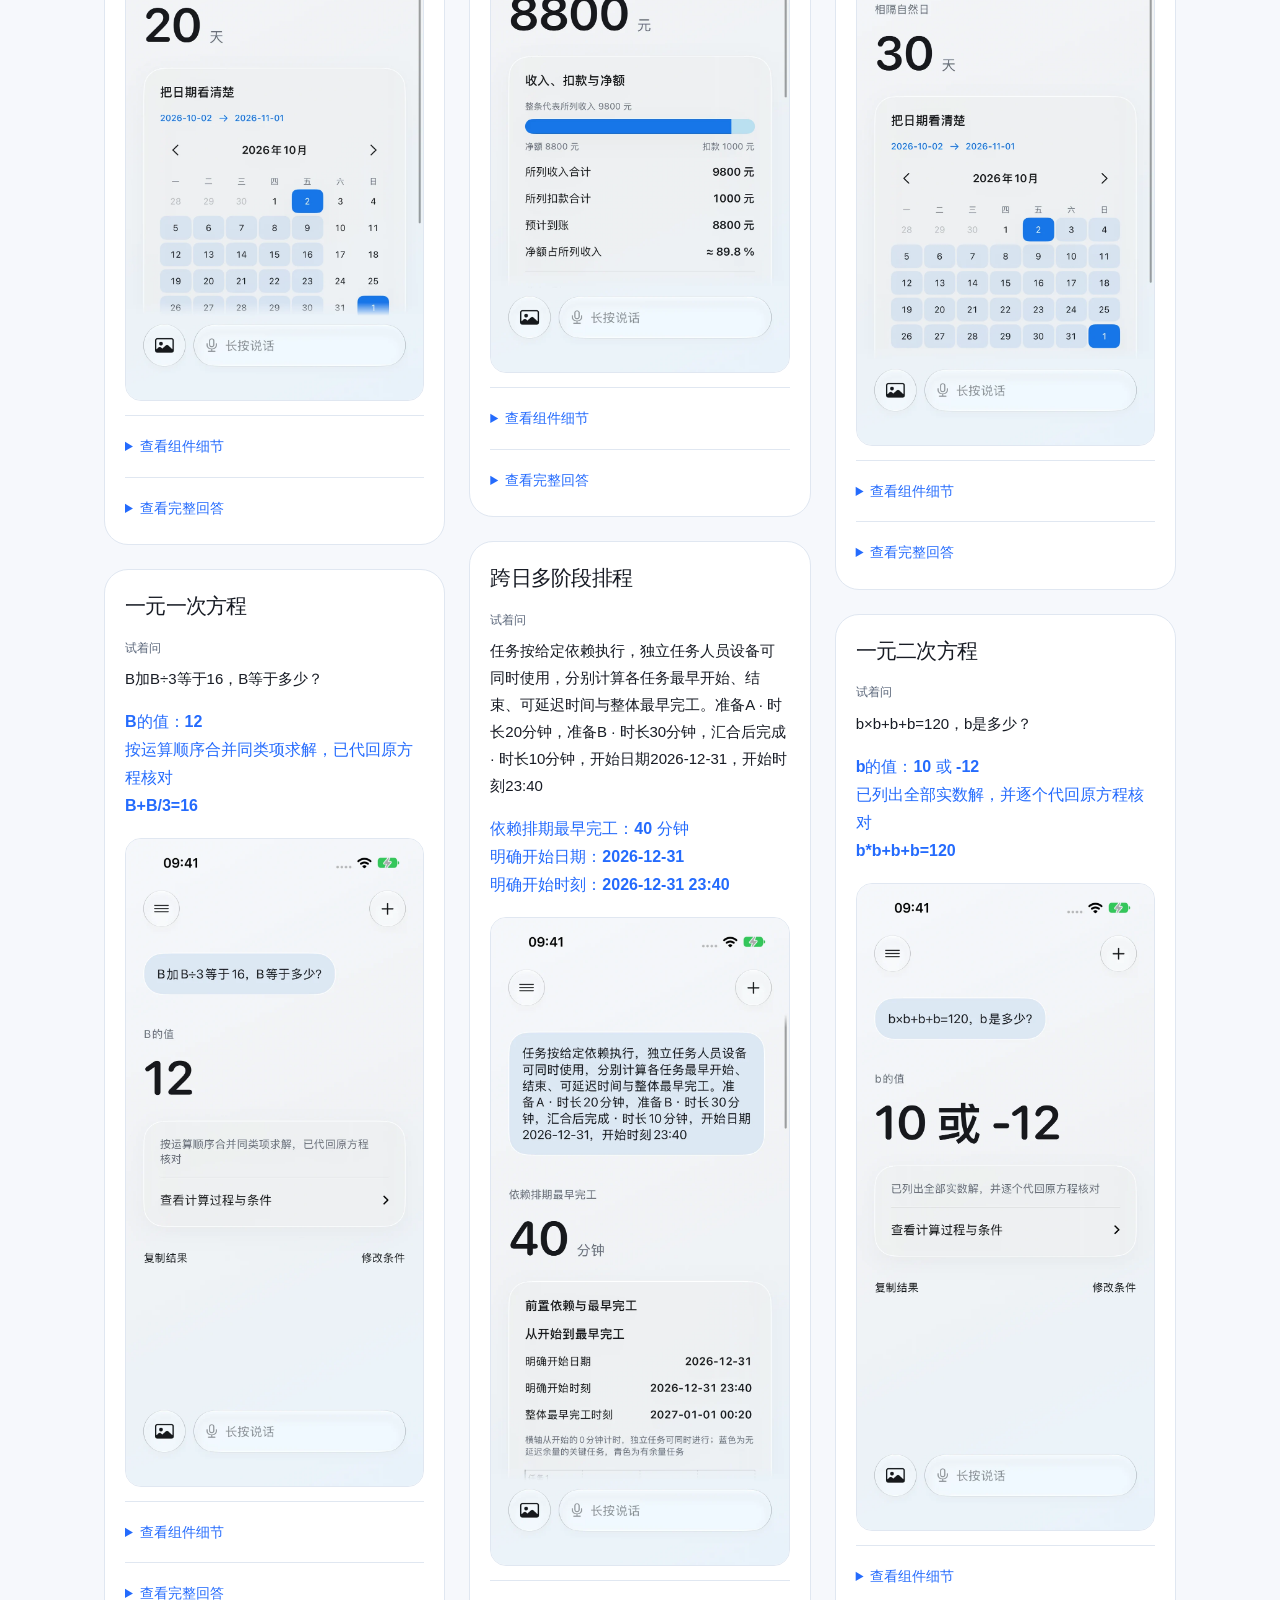
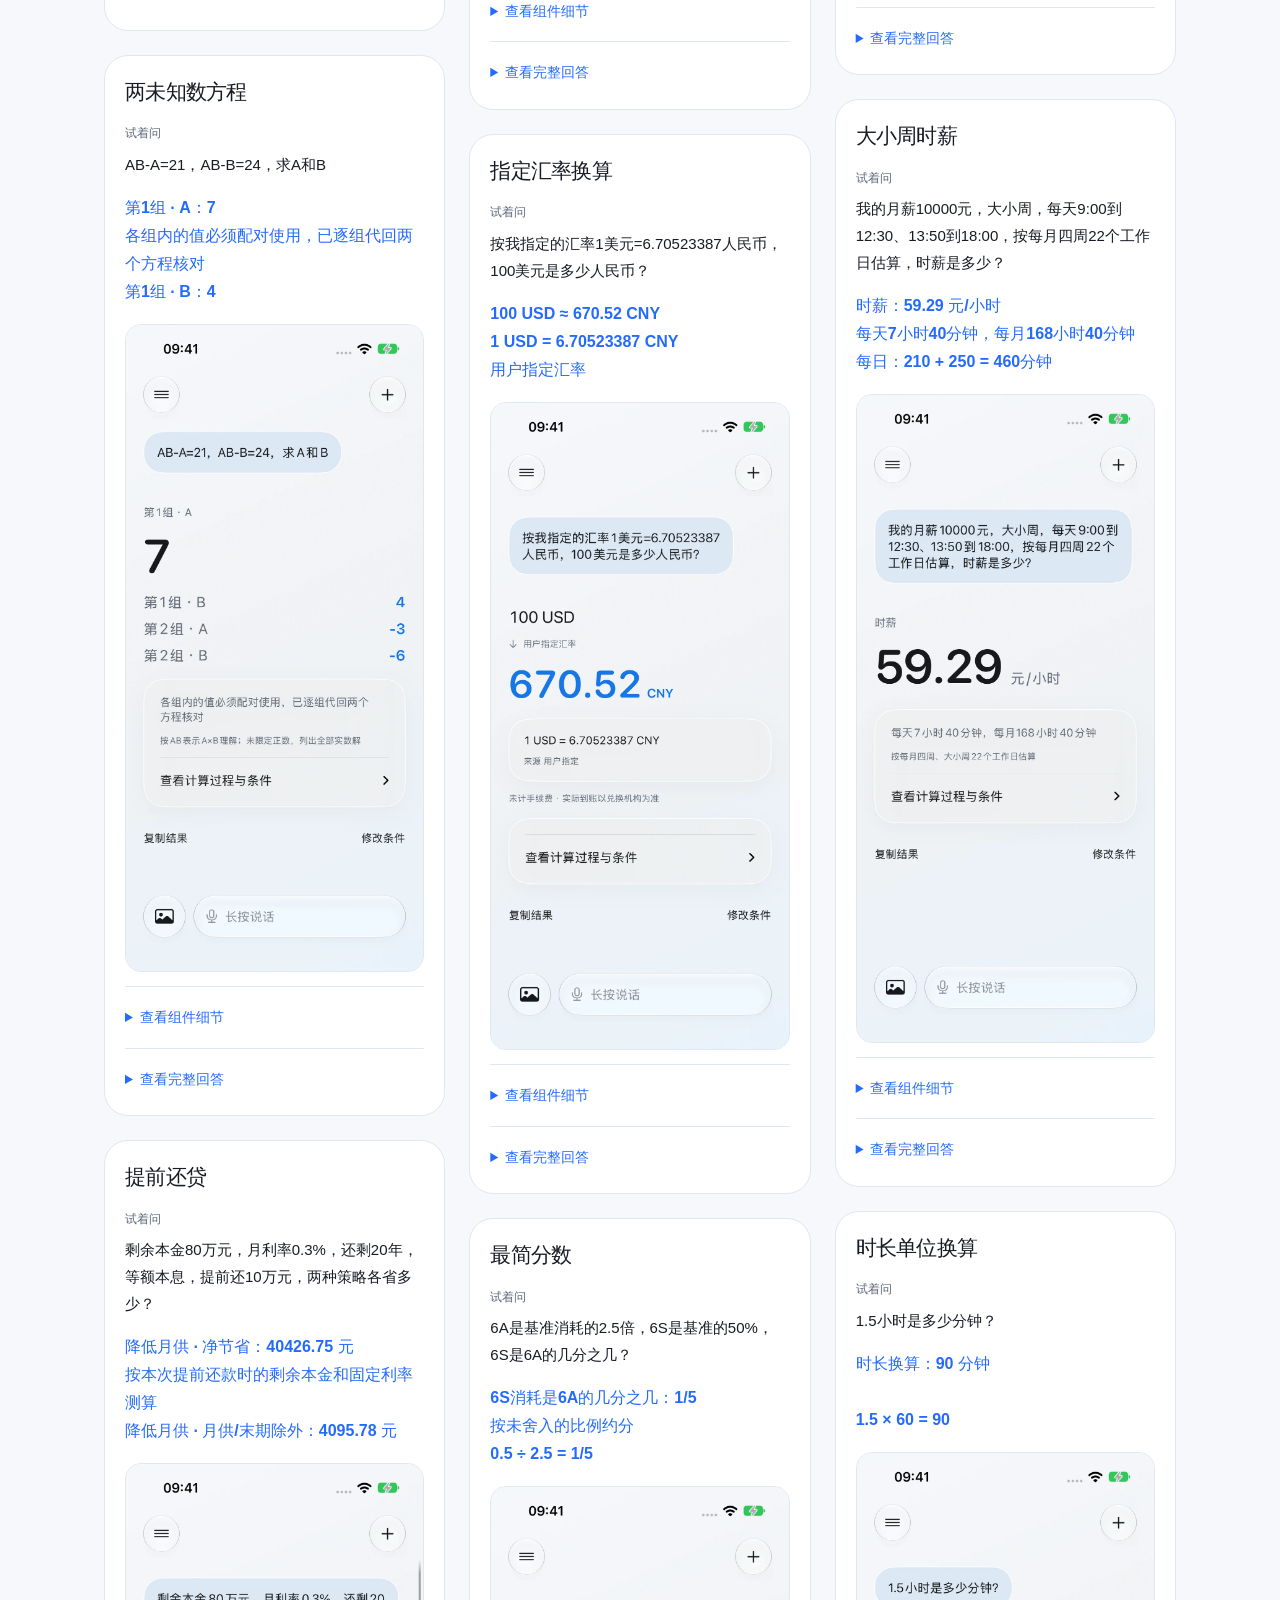
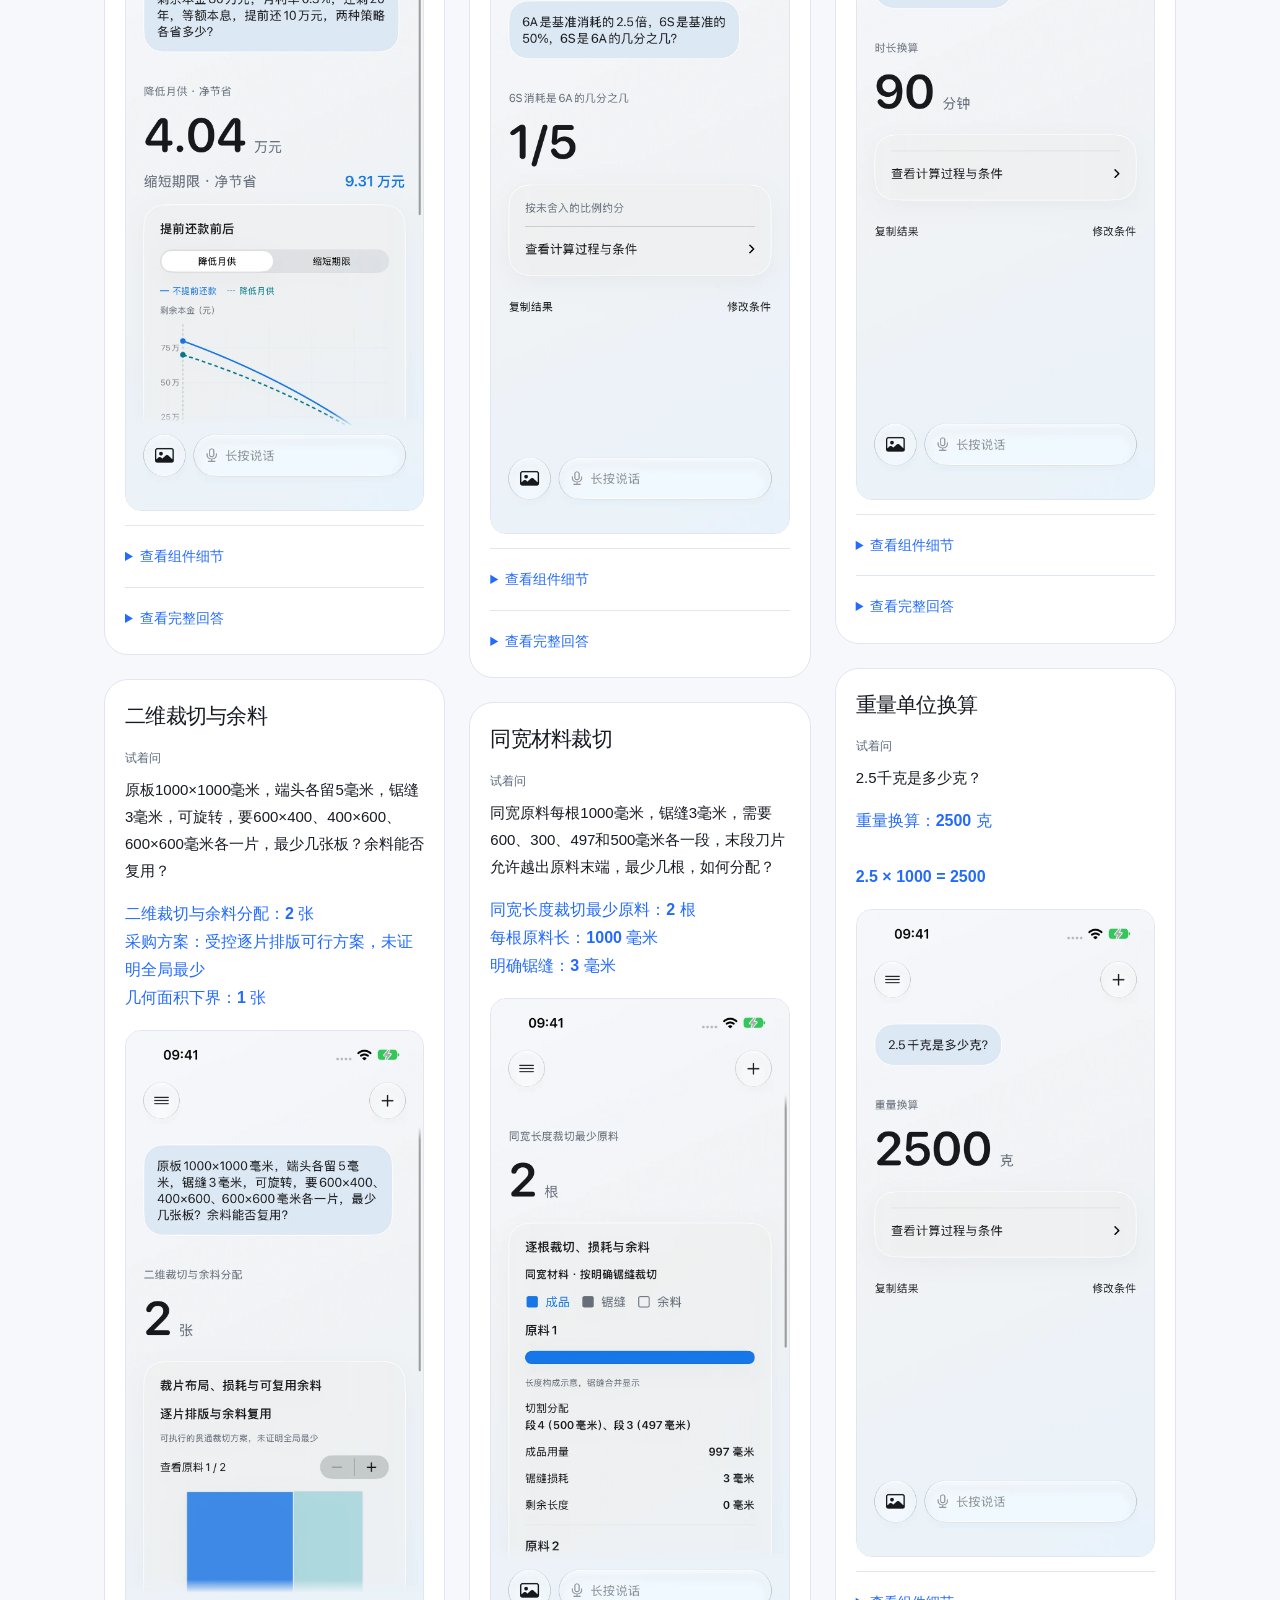
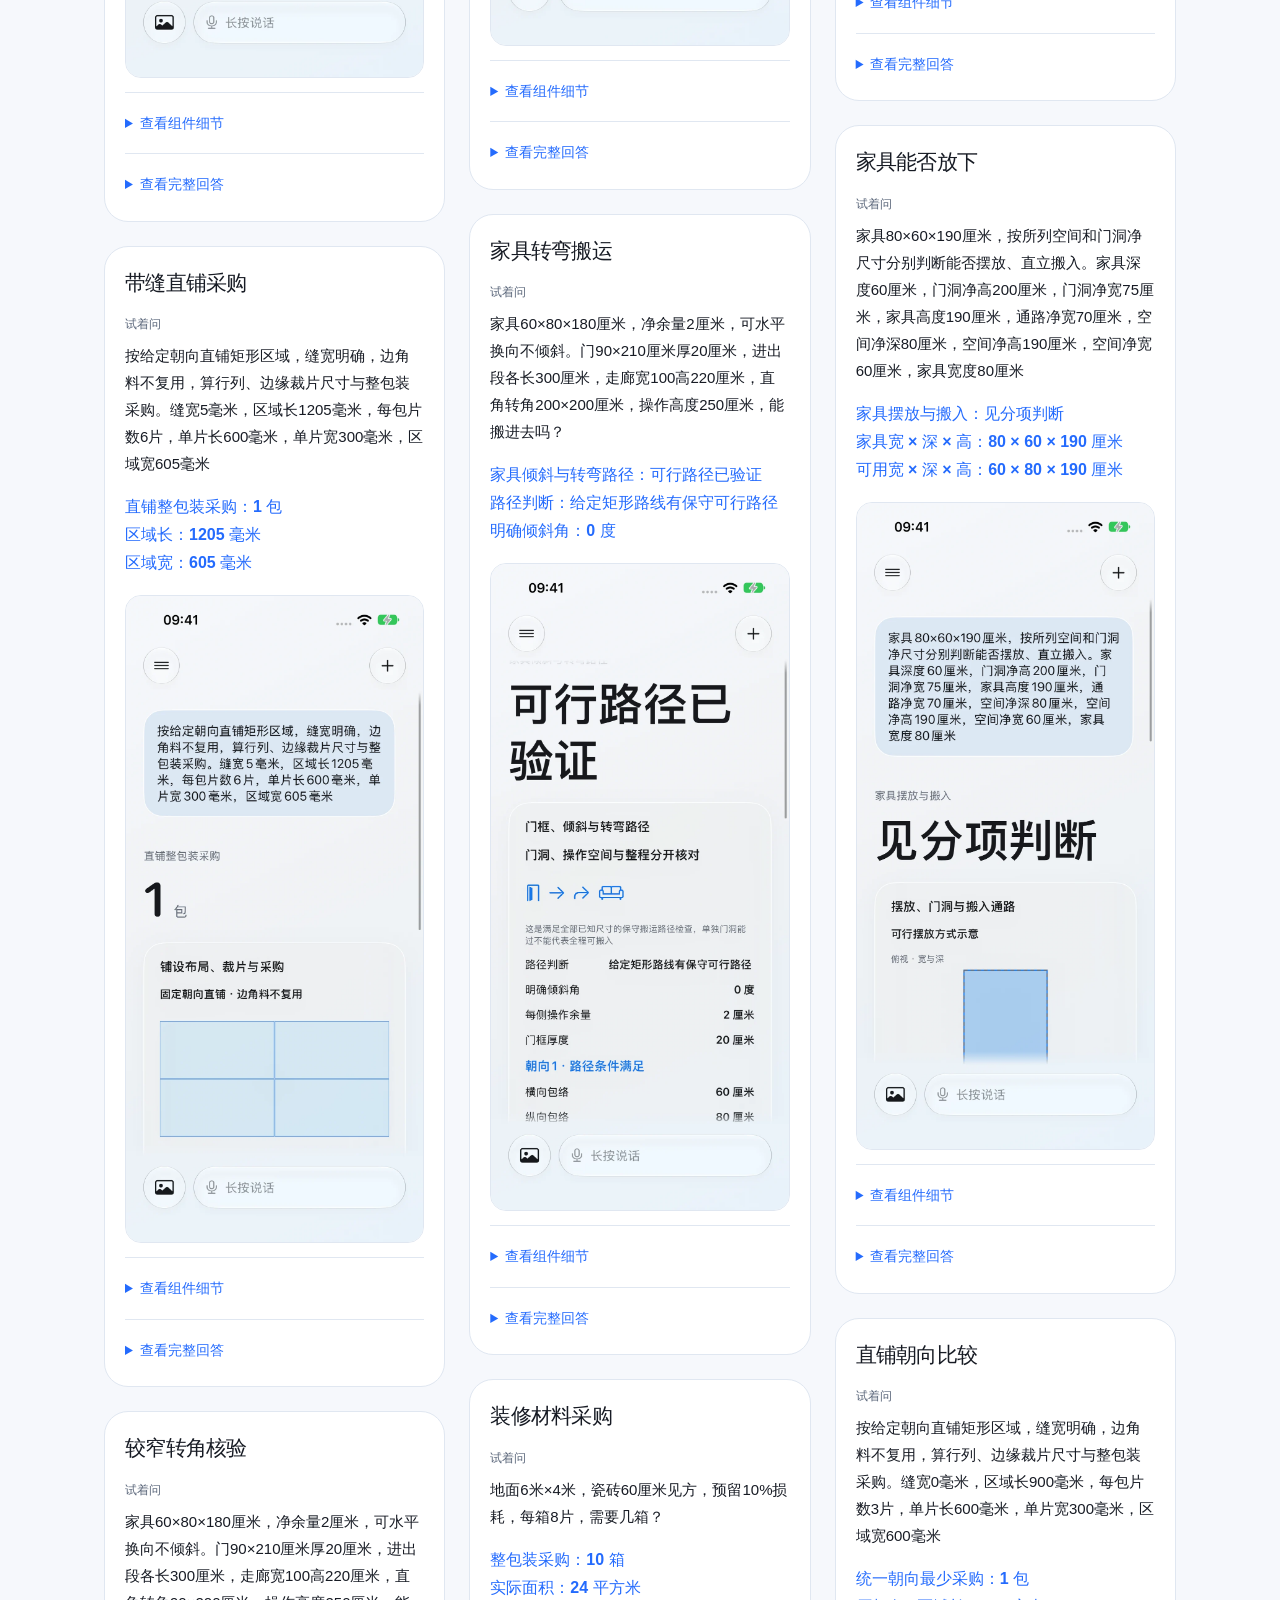
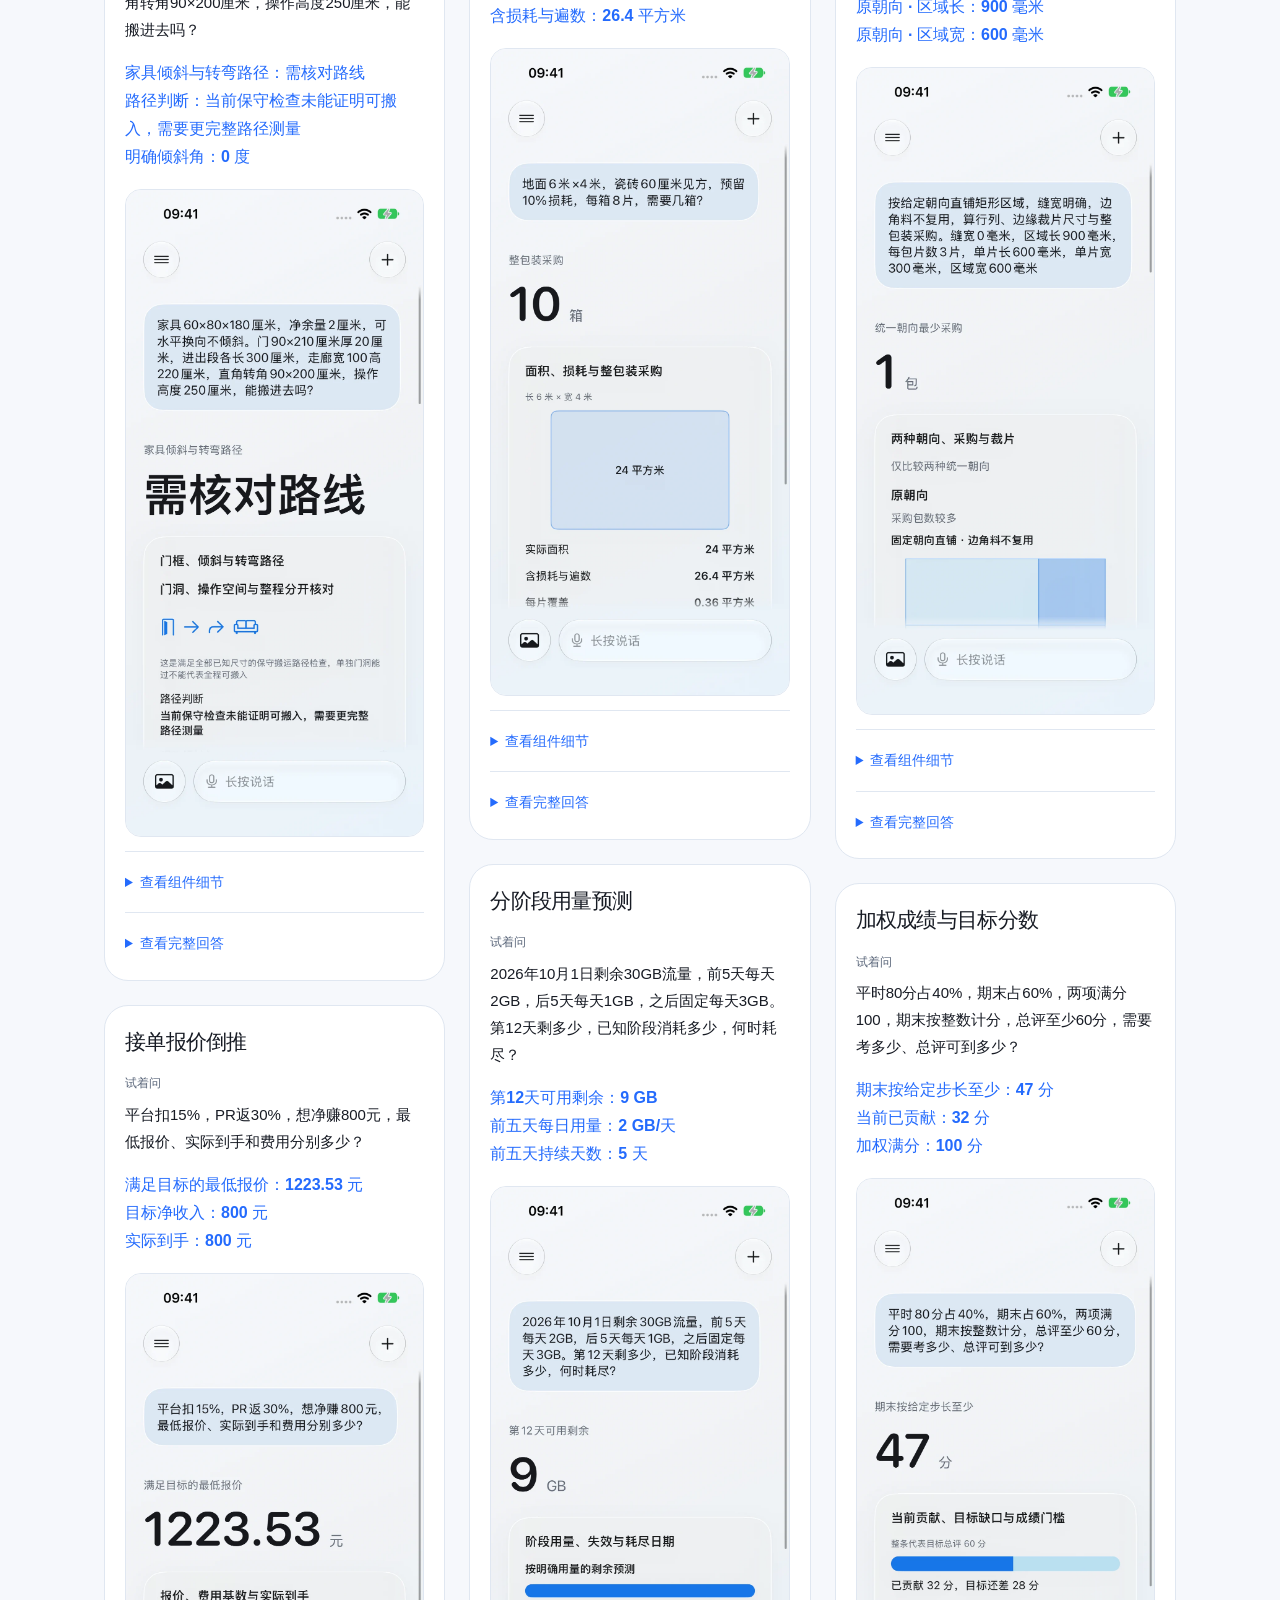
<file: scenarios/index.html>
<!doctype html><html lang="zh-CN"><head><meta charset="utf-8"><meta name="viewport" content="width=device-width,initial-scale=1"><meta name="description" content="查看随口算的日常计算问题与真实应用界面：购物、贷款、保险、费用结算、材料、排期、营养与数学换算。"><title>支持哪些提问 · Smile Tally 随口算</title><link rel="canonical" href="https://tanhuoo.github.io/SmileTally/scenarios/"><link rel="icon" type="image/png" href="../assets/logo.png"><link rel="stylesheet" href="../assets/style.css"><script src="../assets/scenario-gallery.js" defer></script></head><body><a class="skip" href="#main">跳到正文</a><header class="site-header wrap"><a class="brand" href="../"><img src="../assets/logo.png" width="42" height="42" alt=""><span>Smile Tally · 随口算</span></a><nav class="site-nav" aria-label="主导航"><a href="../">产品介绍</a><a href="./" aria-current="page">提问示例</a><a href="../support/">技术支持</a><a href="../privacy/">隐私政策</a><a href="../terms/">用户协议</a><a class="nav-download" href="https://apps.apple.com/cn/app/smile-tally-%E9%9A%8F%E5%8F%A3%E7%AE%97-%E7%94%9F%E6%B4%BB%E8%AE%A1%E7%AE%97%E5%99%A8-%E5%95%86%E5%93%81%E6%AF%94%E4%BB%B7%E5%AF%B9%E6%AF%94/id6814696933">下载体验</a></nav></header><main id="main" class="wrap"><section class="page-intro gallery-intro"><div class="gallery-intro-copy"><p class="gallery-kicker">1.1.1 开发版 · 场景示例</p><h1>把生活里的问题<br>说给随口算</h1><p>91 个具体提问，看看答案怎样呈现</p><p class="gallery-note">以下为 1.1.1 开发版在模拟器中运行的本地示例界面。金额和结论取决于对应题目的条件；缺少必要条件时，会先请你补充。下载安装版本以 App Store 为准。</p></div><img class="gallery-hero-phone phone-float" src="../assets/hero-iphone.png" width="984" height="1312" alt="随口算 iPhone 界面：生活这道题，随口就能算"></section><section class="gallery-toolbar" aria-label="场景案例展示"><div class="gallery-toolbar-title"><h2>场景案例</h2><span>9 个场景</span><span>共 91 个示例</span></div><label class="gallery-switch"><span>按分类</span><input id="gallery-grouping" type="checkbox" role="switch" disabled aria-controls="gallery-content"><span class="gallery-switch-track" aria-hidden="true"></span></label></section><div id="gallery-content"><nav class="gallery-categories" aria-label="提问分类"><a href="#category-0">出行与通勤 <span>7</span></a><a href="#category-1">家庭费用与结算 <span>7</span></a><a href="#category-2">工作、日期与排程 <span>8</span></a><a href="#category-3">数学、换算与基础计算 <span>9</span></a><a href="#category-4">材料、裁切与搬运 <span>8</span></a><a href="#category-5">经营、备货与目标 <span>8</span></a><a href="#category-6">购物、订阅与权益 <span>14</span></a><a href="#category-7">金融与保险 <span>23</span></a><a href="#category-8">饮食与营养 <span>7</span></a></nav><section class="gallery-section" id="category-0"><h2>出行与通勤 <span>7 个示例</span></h2><div class="gallery-grid"><article class="gallery-card" id="global-16"><h3>一次行程全成本</h3><p class="gallery-question"><span>试着问</span>自驾油费180元、过路费70元、停车费26元，共多少？两人均摊各多少？</p><p class="gallery-answer">出行总支出：276 元

两人均摊 · 每人：138 元</p><a class="gallery-image" href="../assets/scenarios/global-16-question-answer.webp" aria-label="打开一次行程全成本完整截图"><img src="../assets/scenarios/global-16-question-answer.webp" width="960" height="2087" loading="lazy" alt="一次行程全成本：问题与回答界面"></a><details class="gallery-detail"><summary>查看组件细节</summary><a href="../assets/scenarios/global-16-component-detail.webp"><img src="../assets/scenarios/global-16-component-detail.webp" width="960" height="2087" loading="lazy" alt="一次行程全成本的组件细节"></a></details><details class="gallery-detail"><summary>查看完整回答</summary><pre>出行总支出：276 元

两人均摊 · 每人：138 元
出行总成本
油费：180 元
过路费：70 元
停车费：26 元
合计：276 元
出行总成本
油费：180 元
过路费：70 元
停车费：26 元
合计：276 元
出行总支出
油费：180 元
过路费：70 元
停车费：26 元
均摊人数：2 人</pre></details></article><article class="gallery-card" id="global-19"><h3>停车费封顶规则</h3><p class="gallery-question"><span>试着问</span>23点入3天后2点出，每自然日重置，首2小时5元、后续每小时3元，不足进位，每日封顶30，各日与合计多少？</p><p class="gallery-answer">停车应付总额：70 元
停车总时长：3060 分钟
实际免费时长：0 分钟</p><a class="gallery-image" href="../assets/scenarios/global-19-question-answer.webp" aria-label="打开停车费封顶规则完整截图"><img src="../assets/scenarios/global-19-question-answer.webp" width="960" height="2087" loading="lazy" alt="停车费封顶规则：问题与回答界面"></a><details class="gallery-detail"><summary>查看组件细节</summary><a href="../assets/scenarios/global-19-component-detail.webp"><img src="../assets/scenarios/global-19-component-detail.webp" width="960" height="2087" loading="lazy" alt="停车费封顶规则的组件细节"></a></details><details class="gallery-detail"><summary>查看完整回答</summary><pre>停车应付总额：70 元
停车总时长：3060 分钟
实际免费时长：0 分钟
封顶前费用：152 元
封顶减少费用：82 元
停车应付：70 元
23:00 → 后1天 00:00：5 元
后1天 00:00 → 后2天 00:00：30 元
后2天 00:00 → 后3天 00:00：30 元
后3天 00:00 → 后3天 02:00：5 元
每自然日零点重置；不足一个计费单位向上进位；后续每60分钟3元；首120分钟5元，首段从计费起点计时；每窗口封顶30元；首段与后续费分别到分，每窗口单独进位和封顶，跨窗口不合并进位；按给定停车时长计算
停车费用与分时段账单
停车时刻与收费规则：23点入3天后2点出，每自然日重置，首2小时5元、后续每小时3元，不足进位，每日封顶30，各日与合计多少？ </pre></details></article><article class="gallery-card" id="oil"><h3>平均单程油费</h3><p class="gallery-question"><span>试着问</span>油箱从0%加到23%花了200元，之后只用于接送孩子，12天后剩9%，每天2个单程，按油量比例估算平均每个单程油费多少？</p><p class="gallery-answer">平均单程油费 5.07 元/趟；12天24个单程，合计油费约121.74元</p><a class="gallery-image" href="../assets/scenarios/oil-question-answer-sample.webp" aria-label="打开平均单程油费完整截图"><img src="../assets/scenarios/oil-question-answer-sample.webp" width="960" height="2087" loading="lazy" alt="平均单程油费：问题与回答界面"></a><details class="gallery-detail"><summary>查看完整回答</summary><pre>平均单程油费 5.07 元/趟；12天24个单程，合计油费约121.74元</pre></details></article><article class="gallery-card" id="global-20"><h3>电车充电成本与时间</h3><p class="gallery-question"><span>试着问</span>60度电池从20%充到80%，效率90%，给定恒定电池侧功率30千瓦，电价0.9元/度，另收服务费0.3元/度，本次所列费用多少、理论多久？。电池与电量60度，20%到80%，功率、效率及收费效率90%，给定恒定电池侧功率30千瓦，电价0.9元/度，另收服务费0.3元/度</p><p class="gallery-answer">本次所列充电费用：48 元
电池容量：60 度
起始电量：20 %</p><a class="gallery-image" href="../assets/scenarios/global-20-question-answer.webp" aria-label="打开电车充电成本与时间完整截图"><img src="../assets/scenarios/global-20-question-answer.webp" width="960" height="2087" loading="lazy" alt="电车充电成本与时间：问题与回答界面"></a><details class="gallery-detail"><summary>查看组件细节</summary><a href="../assets/scenarios/global-20-component-detail.webp"><img src="../assets/scenarios/global-20-component-detail.webp" width="960" height="2087" loading="lazy" alt="电车充电成本与时间的组件细节"></a></details><details class="gallery-detail"><summary>查看完整回答</summary><pre>本次所列充电费用：48 元
电池容量：60 度
起始电量：20 %
目标电量：80 %
电池增加：36 度
给定充电效率：90 %
所需输入电量：40 度
换算损耗：4 度
给定恒定电池侧功率：30 千瓦
理论充电时间：72 分钟
给定电价：0.9 元/度
电量费用：36 元
按电量服务费单价：0.3 元/度
按电量服务费：12 元
所列费用合计：48 元
按给定电量和恒定功率作理论换算，实际充电后段可能变慢；仅合计所列收费，未提供服务费不推定为0，合计最后舍入到分
充电费用与理论时间
电池与电量：60度，20%到80% 
功率、效率及收费：效率90%，给定恒定电池侧功率30千瓦，电价0.9元/度，另收服务费0.3元/度 </pre></details></article><article class="gallery-card" id="global-17"><h3>自驾、打车与公共交通比较</h3><p class="gallery-question"><span>试着问</span>一家三人去机场，公交每人6元、每段全程80分钟；自驾1辆，每段油费30元、通行费20元、全程60分钟，停车全周期一次40元；打车每段整组120元、全程40分钟。比较单程，不计返程，仅按这些费用，哪个最省、哪个最快？</p><p class="gallery-answer">所列费用最低 · 公交：18 元
共同出行人数：3 人
共同单程段数：1 段</p><a class="gallery-image" href="../assets/scenarios/global-17-question-answer.webp" aria-label="打开自驾、打车与公共交通比较完整截图"><img src="../assets/scenarios/global-17-question-answer.webp" width="960" height="2087" loading="lazy" alt="自驾、打车与公共交通比较：问题与回答界面"></a><details class="gallery-detail"><summary>查看组件细节</summary><a href="../assets/scenarios/global-17-component-detail.webp"><img src="../assets/scenarios/global-17-component-detail.webp" width="960" height="2087" loading="lazy" alt="自驾、打车与公共交通比较的组件细节"></a></details><details class="gallery-detail"><summary>查看完整回答</summary><pre>所列费用最低 · 公交：18 元
共同出行人数：3 人
共同单程段数：1 段
所列费用最低 · 公交：18 元
全程耗时最短 · 打车：40 分钟
公交 · 所列总费用：18 元
公交 · 全程耗时：80 分钟
公交 · 车票：18 元
公交 · 全程：80 分钟
公交 · 比最低费用多：0 元
公交 · 比最短时间多：40 分钟
自驾 · 所列总费用：90 元
自驾 · 全程耗时：60 分钟
自驾 · 油费：30 元
自驾 · 通行费：20 元
自驾 · 停车：40 元
自驾 · 全程：60 分钟
自驾 · 比最低费用多：72 元
自驾 · 比最短时间多：20 分钟
打车 · 所列总费用：120 元
打车 · 全程耗时：40 分钟
打车 · 整组车费：120 元
打车 · 全程：40 分钟
打车 · 比最低费用多：102 元
打车 · 比最短时间多：0 分钟
打车相比公交 · 多花：102 元
打车相比公交 · 少用时间：40 分钟
仅按明确计费数量、行程口径及所列费用与时长比较，按人和按车收费分开；未知费用不填0，两种指标分别排名，不代表实时交通报价或舒适度推荐
共同出行人数：3 人
共同单程段数：1 段
公交
车票：6 元 · 每人 · 每段行程
全程：80 分钟 · 每段行程
自驾
明确车辆数：1 辆
油费：30 元 · 每车 · 每段行程
通行费：20 元 · 每车 · 每段行程
停车：40 元 · 每车 · 全周期一次
全程：60 分钟 · 每段行程
打车
整组车费：120 元 · 整组 · 每段行程
全程：40 分钟 · 每段行程
同周期出行费用与时间
人数与行程：3人，单程1段 
各方式收费和时长：共同出行人数：3 人
共同单程段数：1 段
公交
车票：6 元 · 每人 · 每段行程
全程：80 分钟 · 每段行程
自驾
明确车辆数：1 辆
油费：30 元 · 每车 · 每段行程
通行费：20 元 · 每车 · 每段行程
停车：40 元 · 每车 · 全周期一次
全程：60 分钟 · 每段行程
打车
整组车费：120 元 · 整组 · 每段行程
全程：40 分钟 · 每段行程 </pre></details></article><article class="gallery-card" id="tariff-parkingTariff"><h3>跨日停车优惠与封顶</h3><p class="gallery-question"><span>试着问</span>23点停车4小时，按自然日分窗封顶20元。免费30分钟先扣时长，首段60分钟5元；0—8点每小时1元、8—24点每小时4元，不足1小时进位。封顶后打5折再减2元券，费用多少？</p><p class="gallery-answer">多次停车应付：2 元
第一回 · 停车时长：240 分钟
第一回 · 免费时长：30 分钟</p><a class="gallery-image" href="../assets/scenarios/tariff-parkingTariff-question-answer.webp" aria-label="打开跨日停车优惠与封顶完整截图"><img src="../assets/scenarios/tariff-parkingTariff-question-answer.webp" width="960" height="2087" loading="lazy" alt="跨日停车优惠与封顶：问题与回答界面"></a><details class="gallery-detail"><summary>查看组件细节</summary><a href="../assets/scenarios/tariff-parkingTariff-component-detail.webp"><img src="../assets/scenarios/tariff-parkingTariff-component-detail.webp" width="960" height="2087" loading="lazy" alt="跨日停车优惠与封顶的组件细节"></a></details><details class="gallery-detail"><summary>查看完整回答</summary><pre>多次停车应付：2 元
第一回 · 停车时长：240 分钟
第一回 · 免费时长：30 分钟
第一回 · 首段费用：5 元
第一回 · 封顶前费用：8 元
第一回 · 封顶后费用：8 元
第一回 · 优惠减少：6 元
第一回 · 本次应付：2 元
第一回 · 夜 · 入场时轴1470分钟：3 元
每次重新入场独立给免费及首段，首段不因跨封顶窗口重置；从免费后开始首段。分时段与封顶边界分别进位到分；封顶按自然日每窗口限额，优惠每次出场使用一次，先折扣再减券；券不超过应付，未用券额不返现金。时间轴从所给第0天零点算钟表分钟，不推定节假日或真实运营政策
明确规则的计费</pre></details></article><article class="gallery-card" id="global-18"><h3>通勤月票回本</h3><p class="gallery-question"><span>试着问</span>月票与按次费用比较，计划36次，按所列上限与超额规则计算。月票包含次数20次，超额单次票价6元，月票价格60元，计划乘坐次数36次，单次票价4元</p><p class="gallery-answer">按次购买更省：12 元
计划乘坐：36 次
按次购买费用：144 元</p><a class="gallery-image" href="../assets/scenarios/global-18-question-answer.webp" aria-label="打开通勤月票回本完整截图"><img src="../assets/scenarios/global-18-question-answer.webp" width="960" height="2087" loading="lazy" alt="通勤月票回本：问题与回答界面"></a><details class="gallery-detail"><summary>查看组件细节</summary><a href="../assets/scenarios/global-18-component-detail.webp"><img src="../assets/scenarios/global-18-component-detail.webp" width="960" height="2087" loading="lazy" alt="通勤月票回本的组件细节"></a></details><details class="gallery-detail"><summary>查看完整回答</summary><pre>按次购买更省：12 元
计划乘坐：36 次
按次购买费用：144 元
月票及超额费用：156 元
费用差额：12 元
月票首次更省：16 次
0–14次：按次购买更省 
15次：费用相同 
16–29次：月票更省 
30次：费用相同 
31次及以上：按次购买更省 
单次票价：4 元
月票价格：60 元
包含次数：20 次
超额单次票价：6 元
计划超额次数：16 次
按同一有效期内的给定乘坐次数比较，各单价四舍五入到分；不默认每月天数、未给次数上限或超额票价
通勤月票比较
月票包含次数：20 次
超额单次票价：6 元
月票价格：60 元
计划乘坐次数：36 次
单次票价：4 元</pre></details></article></div></section><section class="gallery-section" id="category-1"><h2>家庭费用与结算 <span>7 个示例</span></h2><div class="gallery-grid"><article class="gallery-card" id="global-11"><h3>分时电价与家电使用成本</h3><p class="gallery-question"><span>试着问</span>相同用法下，空调A每天1.01度，B每天1.02度，都按0.5元/度。30天哪台电费低、分别多少？</p><p class="gallery-answer">周期电费更低 · 空调A：15.15 元
计算天数：30 天
周期电费更低 · 空调A：15.15 元</p><a class="gallery-image" href="../assets/scenarios/global-11-question-answer.webp" aria-label="打开分时电价与家电使用成本完整截图"><img src="../assets/scenarios/global-11-question-answer.webp" width="960" height="2087" loading="lazy" alt="分时电价与家电使用成本：问题与回答界面"></a><details class="gallery-detail"><summary>查看组件细节</summary><a href="../assets/scenarios/global-11-component-detail.webp"><img src="../assets/scenarios/global-11-component-detail.webp" width="960" height="2087" loading="lazy" alt="分时电价与家电使用成本的组件细节"></a></details><details class="gallery-detail"><summary>查看完整回答</summary><pre>周期电费更低 · 空调A：15.15 元
计算天数：30 天
周期电费更低 · 空调A：15.15 元
空调A · 周期总用电：30.3 度
空调A · 周期总电费：15.15 元
空调B · 周期总用电：30.6 度
空调B · 周期总电费：15.3 元
空调A · 全天 · 每日用电：1.01 度/天
空调A · 全天 · 电价：0.5 元/度
空调A · 全天 · 每日电费：0.505 元/天
空调A · 全天 · 周期电费：15.15 元
空调B · 全天 · 每日用电：1.02 度/天
空调B · 全天 · 电价：0.5 元/度
空调B · 全天 · 每日电费：0.51 元/天
空调B · 全天 · 周期电费：15.3 元
仅计算所列家电，按给定每日用量和天数测算；分项保留精度，合计最后舍入到分
计算天数：30 天
空调A
全天：1.01 度/天 · 电价 0.5 元/度
空调B
全天：1.02 度/天 · 电价 0.5 元/度
分时家电用电成本
计算天数：30 天
设备及电价条件：计算天数：30 天
空调A
全天：1.01 度/天 · 电价 0.5 元/度
空调B
全天：1.02 度/天 · 电价 0.5 元/度 </pre></details></article><article class="gallery-card" id="global-12"><h3>合租账单</h3><p class="gallery-question"><span>试着问</span>房租3000元三人均摊，水电600元按入住30/30/15天分，A全部代付，怎么结算？</p><p class="gallery-answer">成员间待转账合计：2360 元
账单费用合计：3600 元
已付合计：3600 元</p><a class="gallery-image" href="../assets/scenarios/global-12-question-answer.webp" aria-label="打开合租账单完整截图"><img src="../assets/scenarios/global-12-question-answer.webp" width="960" height="2087" loading="lazy" alt="合租账单：问题与回答界面"></a><details class="gallery-detail"><summary>查看组件细节</summary><a href="../assets/scenarios/global-12-component-detail.webp"><img src="../assets/scenarios/global-12-component-detail.webp" width="960" height="2087" loading="lazy" alt="合租账单的组件细节"></a></details><details class="gallery-detail"><summary>查看完整回答</summary><pre>成员间待转账合计：2360 元
账单费用合计：3600 元
已付合计：3600 元
房租费用：3000 元
房租分摊口径：参与者均摊 
房租分给A：1000 元
房租分给B：1000 元
房租分给C：1000 元
房租付款记录：A已付3000元 
水电费用：600 元
水电分摊口径：按给定天分摊 
水电分给A：240 元
水电A分摊依据：30 天
水电分给B：240 元
水电B分摊依据：30 天
水电分给C：120 元
水电C分摊依据：15 天
水电付款记录：A已付600元 
A应付：1240 元
A已付：3600 元
A应收：2360 元
B应付：1240 元
B已付：0 元
B需转：1240 元
C应付：1120 元
C已付：0 元
C需转：1120 元
最少转账笔数：2 笔
B → A：1240 元
C → A：1120 元
每笔分别按参与者或给定权重分到分，尾差按余数从大到小及名单顺序分配；付款记录按给定金额分别四舍五入到分；最少笔数只针对无转账限制、无手续费的成员间结算
多笔账单与代付结算
参与成员：A、B、C 
账单与分摊规则：房租3000元三人均摊，水电600元按入住30/30/15天分，A全部代付，怎么结算？ </pre></details></article><article class="gallery-card" id="global-30"><h3>多人代付结算</h3><p class="gallery-question"><span>试着问</span>A付餐费360，B付车费90，C付场地120；车费只有A/B参加，其余三人均摊，谁转给谁？</p><p class="gallery-answer">成员间待转账合计：155 元
账单费用合计：570 元
已付合计：570 元</p><a class="gallery-image" href="../assets/scenarios/global-30-question-answer.webp" aria-label="打开多人代付结算完整截图"><img src="../assets/scenarios/global-30-question-answer.webp" width="960" height="2087" loading="lazy" alt="多人代付结算：问题与回答界面"></a><details class="gallery-detail"><summary>查看组件细节</summary><a href="../assets/scenarios/global-30-component-detail.webp"><img src="../assets/scenarios/global-30-component-detail.webp" width="960" height="2087" loading="lazy" alt="多人代付结算的组件细节"></a></details><details class="gallery-detail"><summary>查看完整回答</summary><pre>成员间待转账合计：155 元
账单费用合计：570 元
已付合计：570 元
餐费费用：360 元
餐费分摊口径：参与者均摊 
餐费分给A：120 元
餐费分给B：120 元
餐费分给C：120 元
餐费付款记录：A已付360元 
车费费用：90 元
车费分摊口径：参与者均摊 
车费分给A：45 元
车费分给B：45 元
车费付款记录：B已付90元 
场地费用：120 元
场地分摊口径：参与者均摊 
场地分给A：40 元
场地分给B：40 元
场地分给C：40 元
场地付款记录：C已付120元 
A应付：205 元
A已付：360 元
A应收：155 元
B应付：205 元
B已付：90 元
B需转：115 元
C应付：160 元
C已付：120 元
C需转：40 元
最少转账笔数：2 笔
B → A：115 元
C → A：40 元
每笔分别按参与者或给定权重分到分，尾差按余数从大到小及名单顺序分配；付款记录按给定金额分别四舍五入到分；最少笔数只针对无转账限制、无手续费的成员间结算
多笔账单与代付结算
参与成员：A、B、C 
账单与分摊规则：A付餐费360，B付车费90，C付场地120；车费只有A/B参加，其余三人均摊，谁转给谁？ </pre></details></article><article class="gallery-card" id="global-31"><h3>有人中途加入或退出</h3><p class="gallery-question"><span>试着问</span>房租3000元三人均摊，水电600元按入住30/30/15天分，A全部代付，怎么结算？</p><p class="gallery-answer">成员间待转账合计：2360 元
账单费用合计：3600 元
已付合计：3600 元</p><a class="gallery-image" href="../assets/scenarios/global-31-question-answer.webp" aria-label="打开有人中途加入或退出完整截图"><img src="../assets/scenarios/global-31-question-answer.webp" width="960" height="2087" loading="lazy" alt="有人中途加入或退出：问题与回答界面"></a><details class="gallery-detail"><summary>查看组件细节</summary><a href="../assets/scenarios/global-31-component-detail.webp"><img src="../assets/scenarios/global-31-component-detail.webp" width="960" height="2087" loading="lazy" alt="有人中途加入或退出的组件细节"></a></details><details class="gallery-detail"><summary>查看完整回答</summary><pre>成员间待转账合计：2360 元
账单费用合计：3600 元
已付合计：3600 元
房租费用：3000 元
房租分摊口径：参与者均摊 
房租分给A：1000 元
房租分给B：1000 元
房租分给C：1000 元
房租付款记录：A已付3000元 
水电费用：600 元
水电分摊口径：按给定天分摊 
水电分给A：240 元
水电A分摊依据：30 天
水电分给B：240 元
水电B分摊依据：30 天
水电分给C：120 元
水电C分摊依据：15 天
水电付款记录：A已付600元 
A应付：1240 元
A已付：3600 元
A应收：2360 元
B应付：1240 元
B已付：0 元
B需转：1240 元
C应付：1120 元
C已付：0 元
C需转：1120 元
最少转账笔数：2 笔
B → A：1240 元
C → A：1120 元
每笔分别按参与者或给定权重分到分，尾差按余数从大到小及名单顺序分配；付款记录按给定金额分别四舍五入到分；最少笔数只针对无转账限制、无手续费的成员间结算
多笔账单与代付结算
参与成员：A、B、C 
账单与分摊规则：房租3000元三人均摊，水电600元按入住30/30/15天分，A全部代付，怎么结算？ </pre></details></article><article class="gallery-card" id="global-13"><h3>租房总成本</h3><p class="gallery-question"><span>试着问</span>租12个月：A房月租3000，通勤10元/天，B房月租3300，通勤5元/天；每月通勤22天，两房物业90元/月。搬家A1200、B1800元，押金A3000、B3300元。两房押金按条件全退，周期成本各多少、哪套更省？</p><p class="gallery-answer">周期所列成本更低 · A房：40920 元
共同租期：12 个月
A房 · 所列非押金费用：40920 元</p><a class="gallery-image" href="../assets/scenarios/global-13-question-answer.webp" aria-label="打开租房总成本完整截图"><img src="../assets/scenarios/global-13-question-answer.webp" width="960" height="2087" loading="lazy" alt="租房总成本：问题与回答界面"></a><details class="gallery-detail"><summary>查看组件细节</summary><a href="../assets/scenarios/global-13-component-detail.webp"><img src="../assets/scenarios/global-13-component-detail.webp" width="960" height="2087" loading="lazy" alt="租房总成本的组件细节"></a></details><details class="gallery-detail"><summary>查看完整回答</summary><pre>周期所列成本更低 · A房：40920 元
共同租期：12 个月
A房 · 所列非押金费用：40920 元
A房 · 房租：36000 元
A房 · 通勤：2640 元
A房 · 物业：1080 元
A房 · 搬家：1200 元
A房 · 押金支付：3000 元
A房 · 周期支付含押金：43920 元
A房 · 按条件退回押金：3000 元
A房 · 周期所列成本：40920 元
A房 · 比最低成本多：0 元
B房 · 所列非押金费用：43800 元
B房 · 房租：39600 元
B房 · 通勤：1320 元
B房 · 物业：1080 元
B房 · 搬家：1800 元
B房 · 押金支付：3300 元
B房 · 周期支付含押金：47100 元
B房 · 按条件退回押金：3300 元
B房 · 周期所列成本：43800 元
B房 · 比最低成本多：2880 元
按共同租期和所列费用比较，一次性费用只计一次；押金支付与按条件退回分开，未提供押金不推定为0
共同租期：12 个月
A房
给定每月通勤日数：22 天
房租：3000 元/月
通勤：10 元/通勤日
物业：90 元/月
搬家：1200 元 · 一次性
押金支付：3000 元
按给定条件退回押金：3000 元
B房
给定每月通勤日数：22 天
房租：3300 元/月
通勤：5 元/通勤日
物业：90 元/月
搬家：1800 元 · 一次性
押金支付：3300 元
按给定条件退回押金：3300 元
同租期房租与通勤总成本
共同租期：12 个月
各方案费用与押金：共同租期：12 个月
A房
给定每月通勤日数：22 天
房租：3000 元/月
通勤：10 元/通勤日
物业：90 元/月
搬家：1200 元 · 一次性
押金支付：3000 元
按给定条件退回押金：3000 元
B房
给定每月通勤日数：22 天
房租：3300 元/月
通勤：5 元/通勤日
物业：90 元/月
搬家：1800 元 · 一次性
押金支付：3300 元
按给定条件退回押金：3300 元 </pre></details></article><article class="gallery-card" id="tariff-tariffBill"><h3>阶梯与分时联动计费</h3><p class="gallery-question"><span>试着问</span>本计费周期之前用90度，前100度每度1元，超过100度每度2元，另有5元基本费。之后先峰时20度倍率2，再谷时20度倍率0.5，无附加费，按时间顺序累计阶梯、总额四舍五入，费用多少？</p><p class="gallery-answer">阶梯与分时应付：85 元
此前累计用量：90 度
本次用量：40 度</p><a class="gallery-image" href="../assets/scenarios/tariff-tariffBill-question-answer.webp" aria-label="打开阶梯与分时联动计费完整截图"><img src="../assets/scenarios/tariff-tariffBill-question-answer.webp" width="960" height="2087" loading="lazy" alt="阶梯与分时联动计费：问题与回答界面"></a><details class="gallery-detail"><summary>查看组件细节</summary><a href="../assets/scenarios/tariff-tariffBill-component-detail.webp"><img src="../assets/scenarios/tariff-tariffBill-component-detail.webp" width="960" height="2087" loading="lazy" alt="阶梯与分时联动计费的组件细节"></a></details><details class="gallery-detail"><summary>查看完整回答</summary><pre>阶梯与分时应付：85 元
此前累计用量：90 度
本次用量：40 度
计费周期累计：130 度
固定费用：5 元
本次用量费用：80 元
本次应付：85 元
峰 · 阶梯1 · 用量：10 度
峰 · 阶梯1 · 单价：2 元/度
峰 · 阶梯1 · 费用：20 元
峰 · 阶梯2 · 用量：10 度
峰 · 阶梯2 · 单价：4 元/度
峰 · 阶梯2 · 费用：40 元
谷 · 阶梯2 · 用量：20 度
谷 · 阶梯2 · 单价：1 元/度
谷 · 阶梯2 · 费用：20 元
逐段累进，只有进入相应阶梯的用量按该档价格；按所给用量先后顺序分配阶梯；分时单价 = 阶梯基础单价 × 明确时段系数 + 明确时段加价；全部未舍入用量费用相加后到分；此前累计只影响档位，不重复收费，未知规则不推定
明确规则的计费</pre></details></article><article class="gallery-card" id="global-10"><h3>阶梯水电气费</h3><p class="gallery-question"><span>试着问</span>本月用电420度，前200度0.50元，再200度0.55元，超过400度0.57元，电费多少？</p><p class="gallery-answer">本月电费：221.4 元

420度电费构成</p><a class="gallery-image" href="../assets/scenarios/global-10-question-answer.webp" aria-label="打开阶梯水电气费完整截图"><img src="../assets/scenarios/global-10-question-answer.webp" width="960" height="2087" loading="lazy" alt="阶梯水电气费：问题与回答界面"></a><details class="gallery-detail"><summary>查看组件细节</summary><a href="../assets/scenarios/global-10-component-detail.webp"><img src="../assets/scenarios/global-10-component-detail.webp" width="960" height="2087" loading="lazy" alt="阶梯水电气费的组件细节"></a></details><details class="gallery-detail"><summary>查看完整回答</summary><pre>本月电费：221.4 元

420度电费构成
第一档：100 元
第二档：110 元
第三档：11.4 元
合计：221.4 元
420度电费构成
第一档：100 元
第二档：110 元
第三档：11.4 元
合计：221.4 元
本月电费
本月用电：420 度
第一档：前200度，每度0.50元 
第二档：第201至400度，每度0.55元 
第三档：超过400度，每度0.57元 </pre></details></article></div></section><section class="gallery-section" id="category-2"><h2>工作、日期与排程 <span>8 个示例</span></h2><div class="gallery-grid"><article class="gallery-card" id="scenario-timeline"><h3>倒推开始时间</h3><p class="gallery-question"><span>试着问</span>15:00到达，准备20分钟，路程40分钟，最晚几点开始准备？</p><p class="gallery-answer">最晚开始时间：14:00 
总耗时：60 分钟
14:00 开始准备</p><a class="gallery-image" href="../assets/scenarios/scenario-timeline-question-answer.webp" aria-label="打开倒推开始时间完整截图"><img src="../assets/scenarios/scenario-timeline-question-answer.webp" width="960" height="2087" loading="lazy" alt="倒推开始时间：问题与回答界面"></a><details class="gallery-detail"><summary>查看组件细节</summary><a href="../assets/scenarios/scenario-timeline-component-detail.webp"><img src="../assets/scenarios/scenario-timeline-component-detail.webp" width="960" height="2087" loading="lazy" alt="倒推开始时间的组件细节"></a></details><details class="gallery-detail"><summary>查看完整回答</summary><pre>最晚开始时间：14:00 
总耗时：60 分钟
14:00 开始准备
14:20 出发
15:00 到达
按所给顺序与时长倒推，未暗中添加缓冲时间
最晚开始时间
目标时刻：15:00 
开始准备：20 分钟
出发：40 分钟</pre></details></article><article class="gallery-card" id="physical-resources"><h3>共享资源排期</h3><p class="gallery-question"><span>试着问</span>2026年10月2日9点开工，只工作周一至周五9—12点和13—17点。切割120分钟、安装120分钟共用一位师傅，检查30分钟须在安装后；按切割优先排程，安装须开工180分钟内完成，能做到吗？</p><p class="gallery-answer">共享资源与工作日历排期：390 分钟
材料切割 · 开始：2026-10-02 09:00 
材料切割 · 结束：2026-10-02 11:00 </p><a class="gallery-image" href="../assets/scenarios/physical-resources-question-answer.webp" aria-label="打开共享资源排期完整截图"><img src="../assets/scenarios/physical-resources-question-answer.webp" width="960" height="2087" loading="lazy" alt="共享资源排期：问题与回答界面"></a><details class="gallery-detail"><summary>查看组件细节</summary><a href="../assets/scenarios/physical-resources-component-detail.webp"><img src="../assets/scenarios/physical-resources-component-detail.webp" width="960" height="2087" loading="lazy" alt="共享资源排期的组件细节"></a></details><details class="gallery-detail"><summary>查看完整回答</summary><pre>共享资源与工作日历排期：390 分钟
材料切割 · 开始：2026-10-02 09:00 
材料切割 · 结束：2026-10-02 11:00 
材料切割 · 等待：0 分钟
材料切割 · 共享资源：同一位师傅 
安装组件 · 开始：2026-10-02 13:00 
安装组件 · 结束：2026-10-02 15:00 
安装组件 · 等待：240 分钟
安装组件 · 共享资源：同一位师傅 
安装组件 · 截止要求：超过截止 
检查交付 · 开始：2026-10-02 15:00 
检查交付 · 结束：2026-10-02 15:30 
检查交付 · 等待：0 分钟
检查交付 · 共享资源：无 
按明确任务优先顺序安排，单容量资源不能同时占用；任务不可中断且必须完整落在一个工作时间窗内，等待包含资源和日历影响。此为给定优先顺序下可行排期，不声称所有排列的最短工期
材料、搬运与共享资源
计算条件：使用本次明确的尺寸、工艺与日历规则 </pre></details></article><article class="gallery-card" id="global-27"><h3>兼职时薪的真实口径</h3><p class="gallery-question"><span>试着问</span>月收入8800元，22天每天工作8小时、通勤2小时，真实时薪多少？</p><p class="gallery-answer">计入时间与成本后的时薪：40 元/小时
仅工作时薪：50 元/小时
工作时间：176 小时</p><a class="gallery-image" href="../assets/scenarios/global-27-question-answer.webp" aria-label="打开兼职时薪的真实口径完整截图"><img src="../assets/scenarios/global-27-question-answer.webp" width="960" height="2087" loading="lazy" alt="兼职时薪的真实口径：问题与回答界面"></a><details class="gallery-detail"><summary>查看组件细节</summary><a href="../assets/scenarios/global-27-component-detail.webp"><img src="../assets/scenarios/global-27-component-detail.webp" width="960" height="2087" loading="lazy" alt="兼职时薪的真实口径的组件细节"></a></details><details class="gallery-detail"><summary>查看完整回答</summary><pre>计入时间与成本后的时薪：40 元/小时
仅工作时薪：50 元/小时
工作时间：176 小时
通勤与准备：44 小时
总投入：220 小时
实际净收入：8800 元
按所给周期金额与时间计算，通勤和准备计入投入时间
计入时间与成本后的时薪
通勤与准备时间：44 小时
周期收入：8800 元
工作时间：176 小时</pre></details></article><article class="gallery-card" id="global-33"><h3>多阶段任务排期</h3><p class="gallery-question"><span>试着问</span>任务按给定依赖执行，独立任务人员设备可同时使用，分别计算各任务最早开始、结束、可延迟时间与整体最早完工。准备A · 时长20分钟，准备B · 时长30分钟，汇合后完成 · 时长10分钟</p><p class="gallery-answer">依赖排期最早完工：40 分钟
准备A · 前置任务：无前置任务 
准备A · 最早开始：0 分钟</p><a class="gallery-image" href="../assets/scenarios/global-33-question-answer.webp" aria-label="打开多阶段任务排期完整截图"><img src="../assets/scenarios/global-33-question-answer.webp" width="960" height="2087" loading="lazy" alt="多阶段任务排期：问题与回答界面"></a><details class="gallery-detail"><summary>查看组件细节</summary><a href="../assets/scenarios/global-33-component-detail.webp"><img src="../assets/scenarios/global-33-component-detail.webp" width="960" height="2087" loading="lazy" alt="多阶段任务排期的组件细节"></a></details><details class="gallery-detail"><summary>查看完整回答</summary><pre>依赖排期最早完工：40 分钟
准备A · 前置任务：无前置任务 
准备A · 最早开始：0 分钟
准备A · 最早结束：20 分钟
准备A · 最晚开始：10 分钟
准备A · 可延迟时间：10 分钟
准备A · 给定时长：20 分钟
准备A · 关键任务：否 
准备B · 前置任务：无前置任务 
准备B · 最早开始：0 分钟
准备B · 最早结束：30 分钟
准备B · 最晚开始：0 分钟
准备B · 可延迟时间：0 分钟
准备B · 给定时长：30 分钟
准备B · 关键任务：是 
汇合后完成 · 前置任务：准备A、准备B 
汇合后完成 · 最早开始：30 分钟
汇合后完成 · 最早结束：40 分钟
汇合后完成 · 最晚开始：30 分钟
汇合后完成 · 可延迟时间：0 分钟
汇合后完成 · 给定时长：10 分钟
汇合后完成 · 关键任务：是 
按明确前置依赖及整数分钟时长测算，各独立任务资源可同时使用；等待只按给定任务计入，不假设共用人员设备、工作日限制或未知缓冲。可延迟时间表示不推迟整体最早完工的余量，不代表任务可随意跳过
任务依赖排期
准备A · 时长：20 分钟
准备B · 时长：30 分钟
汇合后完成 · 时长：10 分钟</pre></details></article><article class="gallery-card" id="global-32"><h3>工作日与截止日期</h3><p class="gallery-question"><span>试着问</span>2026年10月2日至11月1日，排除周末，明确不考虑额外节假日和补班，不计起日计截止日，可用多少工作日</p><p class="gallery-answer">可用工作日：20 天
不计起始日，计入截止日；周末排除，节假日与调休仅按所给清单
可用工作日</p><a class="gallery-image" href="../assets/scenarios/global-32-question-answer.webp" aria-label="打开工作日与截止日期完整截图"><img src="../assets/scenarios/global-32-question-answer.webp" width="960" height="2087" loading="lazy" alt="工作日与截止日期：问题与回答界面"></a><details class="gallery-detail"><summary>查看组件细节</summary><a href="../assets/scenarios/global-32-component-detail.webp"><img src="../assets/scenarios/global-32-component-detail.webp" width="960" height="2087" loading="lazy" alt="工作日与截止日期的组件细节"></a></details><details class="gallery-detail"><summary>查看完整回答</summary><pre>可用工作日：20 天
不计起始日，计入截止日；周末排除，节假日与调休仅按所给清单
可用工作日</pre></details></article><article class="gallery-card" id="global-26"><h3>工资到账拆解</h3><p class="gallery-question"><span>试着问</span>底薪8000元，销售额20000元提成6%，加班12小时每小时50元，社保800元、税费200元，无其他费用。工资到账和占比多少？</p><p class="gallery-answer">预计到账金额：8800 元
所列收入合计：9800 元
所列扣款合计：1000 元</p><a class="gallery-image" href="../assets/scenarios/global-26-question-answer.webp" aria-label="打开工资到账拆解完整截图"><img src="../assets/scenarios/global-26-question-answer.webp" width="960" height="2087" loading="lazy" alt="工资到账拆解：问题与回答界面"></a><details class="gallery-detail"><summary>查看组件细节</summary><a href="../assets/scenarios/global-26-component-detail.webp"><img src="../assets/scenarios/global-26-component-detail.webp" width="960" height="2087" loading="lazy" alt="工资到账拆解的组件细节"></a></details><details class="gallery-detail"><summary>查看完整回答</summary><pre>预计到账金额：8800 元
所列收入合计：9800 元
所列扣款合计：1000 元
预计到账：8800 元
净额占所列收入：≈ 89.8 %
收入 · 底薪：8000 元
收入 · 销售提成：1200 元
收入 · 加班收入：600 元
扣款 · 社保扣款：800 元
扣款 · 给定税费：200 元
按已确认的全部收入与扣款测算，各项四舍五入到分后合计；扣款按列出顺序计算
工资收入与扣款拆解
收入、扣款与口径：底薪8000元，销售额20000元提成6%，加班12小时每小时50元，社保800元、税费200元，无其他费用。工资到账和占比多少？ </pre></details></article><article class="gallery-card" id="scenario-calendar"><h3>自然日计算</h3><p class="gallery-question"><span>试着问</span>2026年10月2日到11月1日还剩多少自然日，不计今天，计入截止日？</p><p class="gallery-answer">相隔自然日：30 天
不计起始日，计入截止日；按自然日
相隔自然日</p><a class="gallery-image" href="../assets/scenarios/scenario-calendar-question-answer.webp" aria-label="打开自然日计算完整截图"><img src="../assets/scenarios/scenario-calendar-question-answer.webp" width="960" height="2087" loading="lazy" alt="自然日计算：问题与回答界面"></a><details class="gallery-detail"><summary>查看组件细节</summary><a href="../assets/scenarios/scenario-calendar-component-detail.webp"><img src="../assets/scenarios/scenario-calendar-component-detail.webp" width="960" height="2087" loading="lazy" alt="自然日计算的组件细节"></a></details><details class="gallery-detail"><summary>查看完整回答</summary><pre>相隔自然日：30 天
不计起始日，计入截止日；按自然日
相隔自然日
截止日期：2026-11-01 
起始日期：2026-10-02 </pre></details></article><article class="gallery-card" id="schedule-anchor"><h3>跨日多阶段排程</h3><p class="gallery-question"><span>试着问</span>任务按给定依赖执行，独立任务人员设备可同时使用，分别计算各任务最早开始、结束、可延迟时间与整体最早完工。准备A · 时长20分钟，准备B · 时长30分钟，汇合后完成 · 时长10分钟，开始日期2026-12-31，开始时刻23:40</p><p class="gallery-answer">依赖排期最早完工：40 分钟
明确开始日期：2026-12-31 
明确开始时刻：2026-12-31 23:40 </p><a class="gallery-image" href="../assets/scenarios/schedule-anchor-question-answer.webp" aria-label="打开跨日多阶段排程完整截图"><img src="../assets/scenarios/schedule-anchor-question-answer.webp" width="960" height="2087" loading="lazy" alt="跨日多阶段排程：问题与回答界面"></a><details class="gallery-detail"><summary>查看组件细节</summary><a href="../assets/scenarios/schedule-anchor-component-detail.webp"><img src="../assets/scenarios/schedule-anchor-component-detail.webp" width="960" height="2087" loading="lazy" alt="跨日多阶段排程的组件细节"></a></details><details class="gallery-detail"><summary>查看完整回答</summary><pre>依赖排期最早完工：40 分钟
明确开始日期：2026-12-31 
明确开始时刻：2026-12-31 23:40 
整体最早完工时刻：2027-01-01 00:20 
准备A · 前置任务：无前置任务 
准备A · 最早开始：0 分钟
准备A · 最早结束：20 分钟
准备A · 最晚开始：10 分钟
准备A · 可延迟时间：10 分钟
准备A · 给定时长：20 分钟
准备A · 关键任务：否 
准备A · 最早开始时刻：2026-12-31 23:40 
准备A · 最早结束时刻：2027-01-01 00:00 
准备A · 最晚开始时刻：2026-12-31 23:50 
准备B · 前置任务：无前置任务 
准备B · 最早开始：0 分钟
准备B · 最早结束：30 分钟
准备B · 最晚开始：0 分钟
准备B · 可延迟时间：0 分钟
准备B · 给定时长：30 分钟
准备B · 关键任务：是 
准备B · 最早开始时刻：2026-12-31 23:40 
准备B · 最早结束时刻：2027-01-01 00:10 
准备B · 最晚开始时刻：2026-12-31 23:40 
汇合后完成 · 前置任务：准备A、准备B 
汇合后完成 · 最早开始：30 分钟
汇合后完成 · 最早结束：40 分钟
汇合后完成 · 最晚开始：30 分钟
汇合后完成 · 可延迟时间：0 分钟
汇合后完成 · 给定时长：10 分钟
汇合后完成 · 关键任务：是 
汇合后完成 · 最早开始时刻：2027-01-01 00:10 
汇合后完成 · 最早结束时刻：2027-01-01 00:20 
汇合后完成 · 最晚开始时刻：2027-01-01 00:10 
按明确前置依赖及整数分钟时长测算，各独立任务资源可同时使用；等待只按给定任务计入，不假设共用人员设备、工作日限制或未知缓冲。可延迟时间表示不推迟整体最早完工的余量，不代表任务可随意跳过
任务依赖排期
准备A · 时长：20 分钟
准备B · 时长：30 分钟
汇合后完成 · 时长：10 分钟
开始日期：2026-12-31 
开始时刻：23:40 </pre></details></article></div></section><section class="gallery-section" id="category-3"><h2>数学、换算与基础计算 <span>9 个示例</span></h2><div class="gallery-grid"><article class="gallery-card" id="linear"><h3>一元一次方程</h3><p class="gallery-question"><span>试着问</span>B加B÷3等于16，B等于多少？</p><p class="gallery-answer">B的值：12 
按运算顺序合并同类项求解，已代回原方程核对
B+B/3=16</p><a class="gallery-image" href="../assets/scenarios/linear-question-answer.webp" aria-label="打开一元一次方程完整截图"><img src="../assets/scenarios/linear-question-answer.webp" width="960" height="2087" loading="lazy" alt="一元一次方程：问题与回答界面"></a><details class="gallery-detail"><summary>查看组件细节</summary><a href="../assets/scenarios/linear-component-detail.webp"><img src="../assets/scenarios/linear-component-detail.webp" width="960" height="2087" loading="lazy" alt="一元一次方程的组件细节"></a></details><details class="gallery-detail"><summary>查看完整回答</summary><pre>B的值：12 
按运算顺序合并同类项求解，已代回原方程核对
B+B/3=16
(4/3) × B = 16
B = 12
代回原方程（B = 12）：左侧 16 = 右侧 16
求B的值
方程：B+B/3=16 </pre></details></article><article class="gallery-card" id="quadratic"><h3>一元二次方程</h3><p class="gallery-question"><span>试着问</span>b×b+b+b=120，b是多少？</p><p class="gallery-answer">b的值：10 或 -12 
已列出全部实数解，并逐个代回原方程核对
b*b+b+b=120</p><a class="gallery-image" href="../assets/scenarios/quadratic-question-answer.webp" aria-label="打开一元二次方程完整截图"><img src="../assets/scenarios/quadratic-question-answer.webp" width="960" height="2087" loading="lazy" alt="一元二次方程：问题与回答界面"></a><details class="gallery-detail"><summary>查看组件细节</summary><a href="../assets/scenarios/quadratic-component-detail.webp"><img src="../assets/scenarios/quadratic-component-detail.webp" width="960" height="2087" loading="lazy" alt="一元二次方程的组件细节"></a></details><details class="gallery-detail"><summary>查看完整回答</summary><pre>b的值：10 或 -12 
已列出全部实数解，并逐个代回原方程核对
b*b+b+b=120
(1) × b² + (2) × b + (-120) = 0
判别式 Δ = (2)² − 4 × (1) × (-120) = 484
b = 10 或 -12
代回原方程（b = 10）：左侧 120 = 右侧 120
代回原方程（b = -12）：左侧 120 = 右侧 120
求b的值
方程：b*b+b+b=120 </pre></details></article><article class="gallery-card" id="system"><h3>两未知数方程</h3><p class="gallery-question"><span>试着问</span>AB-A=21，AB-B=24，求A和B</p><p class="gallery-answer">第1组 · A：7 
各组内的值必须配对使用，已逐组代回两个方程核对
第1组 · B：4 </p><a class="gallery-image" href="../assets/scenarios/system-question-answer.webp" aria-label="打开两未知数方程完整截图"><img src="../assets/scenarios/system-question-answer.webp" width="960" height="2087" loading="lazy" alt="两未知数方程：问题与回答界面"></a><details class="gallery-detail"><summary>查看组件细节</summary><a href="../assets/scenarios/system-component-detail.webp"><img src="../assets/scenarios/system-component-detail.webp" width="960" height="2087" loading="lazy" alt="两未知数方程的组件细节"></a></details><details class="gallery-detail"><summary>查看完整回答</summary><pre>第1组 · A：7 
各组内的值必须配对使用，已逐组代回两个方程核对
第1组 · B：4 
第2组 · A：-3 
第2组 · B：-6 
第1组：A = 7，B = 4；代回两个方程均成立
第2组：A = -3，B = -6；代回两个方程均成立
按AB表示A×B理解
未限定正数，列出全部实数解
求A和B
方程1：A×B - A = 21 
方程2：A×B - B = 24 
取值范围：实数 </pre></details></article><article class="gallery-card" id="salary"><h3>大小周时薪</h3><p class="gallery-question"><span>试着问</span>我的月薪10000元，大小周，每天9:00到12:30、13:50到18:00，按每月四周22个工作日估算，时薪是多少？</p><p class="gallery-answer">时薪：59.29 元/小时
每天7小时40分钟，每月168小时40分钟
每日：210 + 250 = 460分钟</p><a class="gallery-image" href="../assets/scenarios/salary-question-answer.webp" aria-label="打开大小周时薪完整截图"><img src="../assets/scenarios/salary-question-answer.webp" width="960" height="2087" loading="lazy" alt="大小周时薪：问题与回答界面"></a><details class="gallery-detail"><summary>查看组件细节</summary><a href="../assets/scenarios/salary-component-detail.webp"><img src="../assets/scenarios/salary-component-detail.webp" width="960" height="2087" loading="lazy" alt="大小周时薪的组件细节"></a></details><details class="gallery-detail"><summary>查看完整回答</summary><pre>时薪：59.29 元/小时
每天7小时40分钟，每月168小时40分钟
每日：210 + 250 = 460分钟
时薪：10000 ÷ (460 × 22 ÷ 60)
按每月四周、大小周22个工作日估算
时薪
月薪：10000 元
每月工作日：22 天</pre></details></article><article class="gallery-card" id="exchange"><h3>指定汇率换算</h3><p class="gallery-question"><span>试着问</span>按我指定的汇率1美元=6.70523387人民币，100美元是多少人民币？</p><p class="gallery-answer">100 USD ≈ 670.52 CNY
1 USD = 6.70523387 CNY
用户指定汇率</p><a class="gallery-image" href="../assets/scenarios/exchange-question-answer.webp" aria-label="打开指定汇率换算完整截图"><img src="../assets/scenarios/exchange-question-answer.webp" width="960" height="2087" loading="lazy" alt="指定汇率换算：问题与回答界面"></a><details class="gallery-detail"><summary>查看组件细节</summary><a href="../assets/scenarios/exchange-component-detail.webp"><img src="../assets/scenarios/exchange-component-detail.webp" width="960" height="2087" loading="lazy" alt="指定汇率换算的组件细节"></a></details><details class="gallery-detail"><summary>查看完整回答</summary><pre>100 USD ≈ 670.52 CNY
1 USD = 6.70523387 CNY
用户指定汇率
来源 用户指定
未计手续费，实际到账以兑换机构为准
原币金额 × 汇率，最终按2位小数舍入
美元换算为人民币
原币金额：100 
原币种：USD 
目标币种：CNY 
汇率方式：manual 
每 1 USD 对应：6.70523387 CNY</pre></details></article><article class="gallery-card" id="global-21"><h3>提前还贷</h3><p class="gallery-question"><span>试着问</span>剩余本金80万元，月利率0.3%，还剩20年，等额本息，提前还10万元，两种策略各省多少？</p><p class="gallery-answer">降低月供 · 净节省：40426.75 元
按本次提前还款时的剩余本金和固定利率测算
降低月供 · 月供/末期除外：4095.78 元</p><a class="gallery-image" href="../assets/scenarios/global-21-question-answer.webp" aria-label="打开提前还贷完整截图"><img src="../assets/scenarios/global-21-question-answer.webp" width="960" height="2087" loading="lazy" alt="提前还贷：问题与回答界面"></a><details class="gallery-detail"><summary>查看组件细节</summary><a href="../assets/scenarios/global-21-component-detail.webp"><img src="../assets/scenarios/global-21-component-detail.webp" width="960" height="2087" loading="lazy" alt="提前还贷的组件细节"></a></details><details class="gallery-detail"><summary>查看完整回答</summary><pre>降低月供 · 净节省：40426.75 元
按本次提前还款时的剩余本金和固定利率测算
降低月供 · 月供/末期除外：4095.78 元
降低月供 · 剩余期数：240 个月
缩短期限 · 净节省：93091.32 元
缩短期限 · 月供/末期除外：4680.89 元
缩短期限 · 剩余期数：199 个月
提前还款 100000 元，费用 0 元
降低月供：剩余240期，首期4095.78元，利息减少40426.75元，扣费用后净节省40426.75元
缩短期限：剩余199期，首期4680.89元，利息减少93091.32元，扣费用后净节省93091.32元
每期利息 = 当期剩余本金 × 月利率
提前还款后的本金 = 剩余本金 − 提前偿还本金
净节省 = 原剩余利息 − 新剩余利息 − 提前还款费用
等额本息，提前还款费用按0元计，实际执行以银行合同及结算规则为准
提前还款方案比较
剩余本金：800000 元
月利率：0.3 %
剩余期数：240 个月
提前还本金：100000 元</pre></details></article><article class="gallery-card" id="duration"><h3>时长单位换算</h3><p class="gallery-question"><span>试着问</span>1.5小时是多少分钟？</p><p class="gallery-answer">时长换算：90 分钟

1.5 × 60 = 90</p><a class="gallery-image" href="../assets/scenarios/duration-question-answer.webp" aria-label="打开时长单位换算完整截图"><img src="../assets/scenarios/duration-question-answer.webp" width="960" height="2087" loading="lazy" alt="时长单位换算：问题与回答界面"></a><details class="gallery-detail"><summary>查看组件细节</summary><a href="../assets/scenarios/duration-component-detail.webp"><img src="../assets/scenarios/duration-component-detail.webp" width="960" height="2087" loading="lazy" alt="时长单位换算的组件细节"></a></details><details class="gallery-detail"><summary>查看完整回答</summary><pre>时长换算：90 分钟

1.5 × 60 = 90
单位换算</pre></details></article><article class="gallery-card" id="fraction"><h3>最简分数</h3><p class="gallery-question"><span>试着问</span>6A是基准消耗的2.5倍，6S是基准的50%，6S是6A的几分之几？</p><p class="gallery-answer">6S消耗是6A的几分之几：1/5 
按未舍入的比例约分
0.5 ÷ 2.5 = 1/5</p><a class="gallery-image" href="../assets/scenarios/fraction-question-answer.webp" aria-label="打开最简分数完整截图"><img src="../assets/scenarios/fraction-question-answer.webp" width="960" height="2087" loading="lazy" alt="最简分数：问题与回答界面"></a><details class="gallery-detail"><summary>查看组件细节</summary><a href="../assets/scenarios/fraction-component-detail.webp"><img src="../assets/scenarios/fraction-component-detail.webp" width="960" height="2087" loading="lazy" alt="最简分数的组件细节"></a></details><details class="gallery-detail"><summary>查看完整回答</summary><pre>6S消耗是6A的几分之几：1/5 
按未舍入的比例约分
0.5 ÷ 2.5 = 1/5
求最简分数</pre></details></article><article class="gallery-card" id="weight"><h3>重量单位换算</h3><p class="gallery-question"><span>试着问</span>2.5千克是多少克？</p><p class="gallery-answer">重量换算：2500 克

2.5 × 1000 = 2500</p><a class="gallery-image" href="../assets/scenarios/weight-question-answer.webp" aria-label="打开重量单位换算完整截图"><img src="../assets/scenarios/weight-question-answer.webp" width="960" height="2087" loading="lazy" alt="重量单位换算：问题与回答界面"></a><details class="gallery-detail"><summary>查看组件细节</summary><a href="../assets/scenarios/weight-component-detail.webp"><img src="../assets/scenarios/weight-component-detail.webp" width="960" height="2087" loading="lazy" alt="重量单位换算的组件细节"></a></details><details class="gallery-detail"><summary>查看完整回答</summary><pre>重量换算：2500 克

2.5 × 1000 = 2500
单位换算</pre></details></article></div></section><section class="gallery-section" id="category-4"><h2>材料、裁切与搬运 <span>8 个示例</span></h2><div class="gallery-grid"><article class="gallery-card" id="physical-cutting"><h3>二维裁切与余料</h3><p class="gallery-question"><span>试着问</span>原板1000×1000毫米，端头各留5毫米，锯缝3毫米，可旋转，要600×400、400×600、600×600毫米各一片，最少几张板？余料能否复用？</p><p class="gallery-answer">二维裁切与余料分配：2 张
采购方案：受控逐片排版可行方案，未证明全局最少 
几何面积下界：1 张</p><a class="gallery-image" href="../assets/scenarios/physical-cutting-question-answer.webp" aria-label="打开二维裁切与余料完整截图"><img src="../assets/scenarios/physical-cutting-question-answer.webp" width="960" height="2087" loading="lazy" alt="二维裁切与余料：问题与回答界面"></a><details class="gallery-detail"><summary>查看组件细节</summary><a href="../assets/scenarios/physical-cutting-component-detail.webp"><img src="../assets/scenarios/physical-cutting-component-detail.webp" width="960" height="2087" loading="lazy" alt="二维裁切与余料的组件细节"></a></details><details class="gallery-detail"><summary>查看完整回答</summary><pre>二维裁切与余料分配：2 张
采购方案：受控逐片排版可行方案，未证明全局最少 
几何面积下界：1 张
需求1：原料2，位置(5,5)，400×600，旋转90度 毫米
需求2：原料2，位置(408,5)，400×600 毫米
需求3：原料1，位置(5,5)，600×600 毫米
可复用余料1：原料1，387×990 毫米
可复用余料2：原料1，600×387 毫米
可复用余料3：原料2，400×387 毫米
可复用余料4：原料2，184×600 毫米
可复用余料5：原料2，587×387 毫米
成品面积：840000 平方毫米
可复用余料面积：1107699 平方毫米
端边修整损耗：39800 平方毫米
切缝面积损耗：12501 平方毫米
矩形整料、整数毫米、直线贯通切割；允许旋转时逐片选择90度朝向，并复用本次产生的矩形余料。边缘修整宽度含该边锯缝，刀片允许越出余料边缘；按面积优先及最小剩余区域排版，只有达到面积下界才证明最少，其他方案不称全局最优
材料、搬运与共享资源
计算条件：使用本次明确的尺寸、工艺与日历规则 </pre></details></article><article class="gallery-card" id="material-grid-linear"><h3>同宽材料裁切</h3><p class="gallery-question"><span>试着问</span>同宽原料每根1000毫米，锯缝3毫米，需要600、300、497和500毫米各一段，末段刀片允许越出原料末端，最少几根，如何分配？</p><p class="gallery-answer">同宽长度裁切最少原料：2 根
每根原料长：1000 毫米
明确锯缝：3 毫米</p><a class="gallery-image" href="../assets/scenarios/material-grid-linear-question-answer.webp" aria-label="打开同宽材料裁切完整截图"><img src="../assets/scenarios/material-grid-linear-question-answer.webp" width="960" height="2087" loading="lazy" alt="同宽材料裁切：问题与回答界面"></a><details class="gallery-detail"><summary>查看组件细节</summary><a href="../assets/scenarios/material-grid-linear-component-detail.webp"><img src="../assets/scenarios/material-grid-linear-component-detail.webp" width="960" height="2087" loading="lazy" alt="同宽材料裁切的组件细节"></a></details><details class="gallery-detail"><summary>查看完整回答</summary><pre>同宽长度裁切最少原料：2 根
每根原料长：1000 毫米
明确锯缝：3 毫米
需求段1：600 毫米
需求段2：300 毫米
需求段3：497 毫米
需求段4：500 毫米
原料1 · 切割分配：段4（500毫米）、段3（497毫米） 
原料1 · 成品用量：997 毫米
原料1 · 锯缝损耗：3 毫米
原料1 · 剩余长度：0 毫米
原料2 · 切割分配：段2（300毫米）、段1（600毫米） 
原料2 · 成品用量：900 毫米
原料2 · 锯缝损耗：6 毫米
原料2 · 剩余长度：94 毫米
成品长度合计：1897 毫米
锯缝损耗合计：9 毫米
余料长度合计：94 毫米
按明确同宽原料与整数毫米需求优化，计入锯缝；末段有余料时切割分离，刀片允许越出原料末端，不含未知端头修整、包装或额外破损
同宽材料长度裁切</pre></details></article><article class="gallery-card" id="global-15"><h3>家具能否放下</h3><p class="gallery-question"><span>试着问</span>家具80×60×190厘米，按所列空间和门洞净尺寸分别判断能否摆放、直立搬入。家具深度60厘米，门洞净高200厘米，门洞净宽75厘米，家具高度190厘米，通路净宽70厘米，空间净深80厘米，空间净高190厘米，空间净宽60厘米，家具宽度80厘米</p><p class="gallery-answer">家具摆放与搬入：见分项判断 
家具宽 × 深 × 高：80 × 60 × 190 厘米
可用宽 × 深 × 高：60 × 80 × 190 厘米</p><a class="gallery-image" href="../assets/scenarios/global-15-question-answer.webp" aria-label="打开家具能否放下完整截图"><img src="../assets/scenarios/global-15-question-answer.webp" width="960" height="2087" loading="lazy" alt="家具能否放下：问题与回答界面"></a><details class="gallery-detail"><summary>查看组件细节</summary><a href="../assets/scenarios/global-15-component-detail.webp"><img src="../assets/scenarios/global-15-component-detail.webp" width="960" height="2087" loading="lazy" alt="家具能否放下的组件细节"></a></details><details class="gallery-detail"><summary>查看完整回答</summary><pre>家具摆放与搬入：见分项判断 
家具宽 × 深 × 高：80 × 60 × 190 厘米
可用宽 × 深 × 高：60 × 80 × 190 厘米
摆放结果：尺寸理论可放下 
摆放朝向规则：保持直立，可转向 
摆放方式1：60 × 80 × 190 厘米
方式1宽深高余量：0 × 0 × 0 厘米
方式1贴边提醒：至少一轴零余量，尺寸相等不代表实际有安装余量 
门洞净宽 × 净高：75 × 200 厘米
通路净宽：70 厘米
通路条件：已明确直线通路 
直立搬入判断：给定直线路径尺寸理论可通过 
直立方式1横向 × 纵向：80 × 60 厘米
方式1门洞宽/高余量：-5 × 10 厘米
方式1通路宽余量：-10 厘米
直立方式1结论：此方式不通过 
直立方式2横向 × 纵向：60 × 80 厘米
方式2门洞宽/高余量：15 × 10 厘米
方式2通路宽余量：10 厘米
直立方式2结论：理论通过 
按给定长方体净尺寸判断，全部尺寸统一为厘米；摆放与搬入分别判断。零余量仅表示理论相等，倾斜、转弯、门框厚度及操作空间未由这些尺寸证明
家具摆放与搬入
家具深度：60 厘米
门洞净高：200 厘米
门洞净宽：75 厘米
家具高度：190 厘米
通路净宽：70 厘米
空间净深：80 厘米
空间净高：190 厘米
空间净宽：60 厘米
家具宽度：80 厘米</pre></details></article><article class="gallery-card" id="physical-moving"><h3>家具转弯搬运</h3><p class="gallery-question"><span>试着问</span>家具60×80×180厘米，净余量2厘米，可水平换向不倾斜。门90×210厘米厚20厘米，进出段各长300厘米，走廊宽100高220厘米，直角转角200×200厘米，操作高度250厘米，能搬进去吗？</p><p class="gallery-answer">家具倾斜与转弯路径：可行路径已验证 
路径判断：给定矩形路线有保守可行路径 
明确倾斜角：0 度</p><a class="gallery-image" href="../assets/scenarios/physical-moving-question-answer.webp" aria-label="打开家具转弯搬运完整截图"><img src="../assets/scenarios/physical-moving-question-answer.webp" width="960" height="2087" loading="lazy" alt="家具转弯搬运：问题与回答界面"></a><details class="gallery-detail"><summary>查看组件细节</summary><a href="../assets/scenarios/physical-moving-component-detail.webp"><img src="../assets/scenarios/physical-moving-component-detail.webp" width="960" height="2087" loading="lazy" alt="家具转弯搬运的组件细节"></a></details><details class="gallery-detail"><summary>查看完整回答</summary><pre>家具倾斜与转弯路径：可行路径已验证 
路径判断：给定矩形路线有保守可行路径 
明确倾斜角：0 度
每侧操作余量：2 厘米
门框厚度：20 厘米
朝向1 · 横向包络：60 厘米
朝向1 · 纵向包络：80 厘米
朝向1 · 高度包络：180 厘米
朝向1 · 倾斜操作所需高度：180 厘米
朝向1 · 原地转弯包络直径：100 厘米
朝向1 · 门净宽余量：26 厘米
朝向1 · 门净高余量：26 厘米
朝向1 · 走道宽余量：36 厘米
朝向1 · 走道高余量：36 厘米
朝向1 · 门前操作长度余量：116 厘米
朝向1 · 门后操作长度余量：116 厘米
朝向1 · 倾斜操作高度余量：66 厘米
朝向1 · 转弯区宽余量：96 厘米
朝向1 · 转弯区长余量：96 厘米
朝向1 · 验证：保守条件全部满足 
朝向2 · 横向包络：80 厘米
朝向2 · 纵向包络：60 厘米
朝向2 · 高度包络：180 厘米
朝向2 · 倾斜操作所需高度：180 厘米
朝向2 · 原地转弯包络直径：100 厘米
朝向2 · 门净宽余量：6 厘米
朝向2 · 门净高余量：26 厘米
朝向2 · 走道宽余量：16 厘米
朝向2 · 走道高余量：36 厘米
朝向2 · 门前操作长度余量：116 厘米
朝向2 · 门后操作长度余量：116 厘米
朝向2 · 倾斜操作高度余量：66 厘米
朝向2 · 转弯区宽余量：96 厘米
朝向2 · 转弯区长余量：96 厘米
朝向2 · 验证：保守条件全部满足 
仅适用于明确无障碍且中心线相接的矩形直走道、净门框及矩形操作区；按给定倾斜角平移，进门前后各有完整家具包络及倾斜旋转对角线的操作长度，倾斜过程要求操作净高容纳对角线。90度转弯采用整件水平旋转包络圆完全放入转弯矩形的充分条件，不能通过此检查并不证明不存在更灵活搬法；门框厚度只作直通隧道，途中需保持给定包络
材料、搬运与共享资源
计算条件：使用本次明确的尺寸、工艺与日历规则 </pre></details></article><article class="gallery-card" id="material-grid-joint"><h3>带缝直铺采购</h3><p class="gallery-question"><span>试着问</span>按给定朝向直铺矩形区域，缝宽明确，边角料不复用，算行列、边缘裁片尺寸与整包装采购。缝宽5毫米，区域长1205毫米，每包片数6片，单片长600毫米，单片宽300毫米，区域宽605毫米</p><p class="gallery-answer">直铺整包装采购：1 包
区域长：1205 毫米
区域宽：605 毫米</p><a class="gallery-image" href="../assets/scenarios/material-grid-joint-question-answer.webp" aria-label="打开带缝直铺采购完整截图"><img src="../assets/scenarios/material-grid-joint-question-answer.webp" width="960" height="2087" loading="lazy" alt="带缝直铺采购：问题与回答界面"></a><details class="gallery-detail"><summary>查看组件细节</summary><a href="../assets/scenarios/material-grid-joint-component-detail.webp"><img src="../assets/scenarios/material-grid-joint-component-detail.webp" width="960" height="2087" loading="lazy" alt="带缝直铺采购的组件细节"></a></details><details class="gallery-detail"><summary>查看完整回答</summary><pre>直铺整包装采购：1 包
区域长：1205 毫米
区域宽：605 毫米
单片长：600 毫米
单片宽：300 毫米
缝宽：5 毫米
每包片数：6 片
列数：2 列
行数：2 行
末列裁片长：600 毫米
末行裁片宽：300 毫米
铺设需要：4 片
整包购买：1 包
包装余片：2 片
裁切废料：0 平方毫米
按明确朝向直铺矩形区域，边角料不复用；每个网格位置使用一片材料，边缘裁片按实际尺寸计算，不含未明确的额外破损备用量
直铺材料采购
缝宽：5 毫米
区域长：1205 毫米
每包片数：6 片
单片长：600 毫米
单片宽：300 毫米
区域宽：605 毫米</pre></details></article><article class="gallery-card" id="material-grid-compare"><h3>直铺朝向比较</h3><p class="gallery-question"><span>试着问</span>按给定朝向直铺矩形区域，缝宽明确，边角料不复用，算行列、边缘裁片尺寸与整包装采购。缝宽0毫米，区域长900毫米，每包片数3片，单片长600毫米，单片宽300毫米，区域宽600毫米</p><p class="gallery-answer">统一朝向最少采购：1 包
原朝向 · 区域长：900 毫米
原朝向 · 区域宽：600 毫米</p><a class="gallery-image" href="../assets/scenarios/material-grid-compare-question-answer.webp" aria-label="打开直铺朝向比较完整截图"><img src="../assets/scenarios/material-grid-compare-question-answer.webp" width="960" height="2087" loading="lazy" alt="直铺朝向比较：问题与回答界面"></a><details class="gallery-detail"><summary>查看组件细节</summary><a href="../assets/scenarios/material-grid-compare-component-detail.webp"><img src="../assets/scenarios/material-grid-compare-component-detail.webp" width="960" height="2087" loading="lazy" alt="直铺朝向比较的组件细节"></a></details><details class="gallery-detail"><summary>查看完整回答</summary><pre>统一朝向最少采购：1 包
原朝向 · 区域长：900 毫米
原朝向 · 区域宽：600 毫米
原朝向 · 单片长：600 毫米
原朝向 · 单片宽：300 毫米
原朝向 · 缝宽：0 毫米
原朝向 · 每包片数：3 片
原朝向 · 列数：2 列
原朝向 · 行数：2 行
原朝向 · 末列裁片长：300 毫米
原朝向 · 末行裁片宽：300 毫米
原朝向 · 铺设需要：4 片
原朝向 · 整包购买：2 包
原朝向 · 包装余片：2 片
原朝向 · 裁切废料：180000 平方毫米
原朝向 · 采购建议：采购包数较多 
旋转90度 · 区域长：900 毫米
旋转90度 · 区域宽：600 毫米
旋转90度 · 单片长：300 毫米
旋转90度 · 单片宽：600 毫米
旋转90度 · 缝宽：0 毫米
旋转90度 · 每包片数：3 片
旋转90度 · 列数：3 列
旋转90度 · 行数：1 行
旋转90度 · 末列裁片长：300 毫米
旋转90度 · 末行裁片宽：600 毫米
旋转90度 · 铺设需要：3 片
旋转90度 · 整包购买：1 包
旋转90度 · 包装余片：0 片
旋转90度 · 裁切废料：0 平方毫米
旋转90度 · 采购建议：推荐 
两种朝向采购差：1 包
仅比较两种统一朝向，先比较整包数再比较铺设片数；同包同片并列，不代表混合排版或余料复用的全局最优
直铺材料采购
缝宽：0 毫米
区域长：900 毫米
每包片数：3 片
单片长：600 毫米
单片宽：300 毫米
区域宽：600 毫米</pre></details></article><article class="gallery-card" id="global-14"><h3>装修材料采购</h3><p class="gallery-question"><span>试着问</span>地面6米×4米，瓷砖60厘米见方，预留10%损耗，每箱8片，需要几箱？</p><p class="gallery-answer">整包装采购：10 箱
实际面积：24 平方米
含损耗与遍数：26.4 平方米</p><a class="gallery-image" href="../assets/scenarios/global-14-question-answer.webp" aria-label="打开装修材料采购完整截图"><img src="../assets/scenarios/global-14-question-answer.webp" width="960" height="2087" loading="lazy" alt="装修材料采购：问题与回答界面"></a><details class="gallery-detail"><summary>查看组件细节</summary><a href="../assets/scenarios/global-14-component-detail.webp"><img src="../assets/scenarios/global-14-component-detail.webp" width="960" height="2087" loading="lazy" alt="装修材料采购的组件细节"></a></details><details class="gallery-detail"><summary>查看完整回答</summary><pre>整包装采购：10 箱
实际面积：24 平方米
含损耗与遍数：26.4 平方米
每片覆盖：0.36 平方米
向上取整需：74 片
实际购买：80 片
比测算多：6 片
按面积预留损耗、计算遍数，采购按整包装向上取整；不是排版切割优化
整包装采购
实际面积：24 平方米
每件覆盖面积：0.36 平方米
长度：6 米
损耗比例：0.1 
每箱数量：8 片
宽度：4 米</pre></details></article><article class="gallery-card" id="physical-moving-blocked"><h3>较窄转角核验</h3><p class="gallery-question"><span>试着问</span>家具60×80×180厘米，净余量2厘米，可水平换向不倾斜。门90×210厘米厚20厘米，进出段各长300厘米，走廊宽100高220厘米，直角转角90×200厘米，操作高度250厘米，能搬进去吗？</p><p class="gallery-answer">家具倾斜与转弯路径：需核对路线 
路径判断：当前保守检查未能证明可搬入，需要更完整路径测量 
明确倾斜角：0 度</p><a class="gallery-image" href="../assets/scenarios/physical-moving-blocked-question-answer.webp" aria-label="打开较窄转角核验完整截图"><img src="../assets/scenarios/physical-moving-blocked-question-answer.webp" width="960" height="2087" loading="lazy" alt="较窄转角核验：问题与回答界面"></a><details class="gallery-detail"><summary>查看组件细节</summary><a href="../assets/scenarios/physical-moving-blocked-component-detail.webp"><img src="../assets/scenarios/physical-moving-blocked-component-detail.webp" width="960" height="2087" loading="lazy" alt="较窄转角核验的组件细节"></a></details><details class="gallery-detail"><summary>查看完整回答</summary><pre>家具倾斜与转弯路径：需核对路线 
路径判断：当前保守检查未能证明可搬入，需要更完整路径测量 
明确倾斜角：0 度
每侧操作余量：2 厘米
门框厚度：20 厘米
朝向1 · 横向包络：60 厘米
朝向1 · 纵向包络：80 厘米
朝向1 · 高度包络：180 厘米
朝向1 · 倾斜操作所需高度：180 厘米
朝向1 · 原地转弯包络直径：100 厘米
朝向1 · 门净宽余量：26 厘米
朝向1 · 门净高余量：26 厘米
朝向1 · 走道宽余量：36 厘米
朝向1 · 走道高余量：36 厘米
朝向1 · 门前操作长度余量：116 厘米
朝向1 · 门后操作长度余量：116 厘米
朝向1 · 倾斜操作高度余量：66 厘米
朝向1 · 转弯区宽余量：-14 厘米
朝向1 · 转弯区长余量：96 厘米
朝向1 · 验证：部分保守条件不满足，不等于所有搬法均失败 
朝向2 · 横向包络：80 厘米
朝向2 · 纵向包络：60 厘米
朝向2 · 高度包络：180 厘米
朝向2 · 倾斜操作所需高度：180 厘米
朝向2 · 原地转弯包络直径：100 厘米
朝向2 · 门净宽余量：6 厘米
朝向2 · 门净高余量：26 厘米
朝向2 · 走道宽余量：16 厘米
朝向2 · 走道高余量：36 厘米
朝向2 · 门前操作长度余量：116 厘米
朝向2 · 门后操作长度余量：116 厘米
朝向2 · 倾斜操作高度余量：66 厘米
朝向2 · 转弯区宽余量：-14 厘米
朝向2 · 转弯区长余量：96 厘米
朝向2 · 验证：部分保守条件不满足，不等于所有搬法均失败 
仅适用于明确无障碍且中心线相接的矩形直走道、净门框及矩形操作区；按给定倾斜角平移，进门前后各有完整家具包络及倾斜旋转对角线的操作长度，倾斜过程要求操作净高容纳对角线。90度转弯采用整件水平旋转包络圆完全放入转弯矩形的充分条件，不能通过此检查并不证明不存在更灵活搬法；门框厚度只作直通隧道，途中需保持给定包络
材料、搬运与共享资源
计算条件：使用本次明确的尺寸、工艺与日历规则 </pre></details></article></div></section><section class="gallery-section" id="category-5"><h2>经营、备货与目标 <span>8 个示例</span></h2><div class="gallery-grid"><article class="gallery-card" id="commerce-phased"><h3>分阶段用量预测</h3><p class="gallery-question"><span>试着问</span>2026年10月1日剩余30GB流量，前5天每天2GB，后5天每天1GB，之后固定每天3GB。第12天剩多少，已知阶段消耗多少，何时耗尽？</p><p class="gallery-answer">第12天可用剩余：9 GB
前五天每日用量：2 GB/天
前五天持续天数：5 天</p><a class="gallery-image" href="../assets/scenarios/commerce-phased-question-answer.webp" aria-label="打开分阶段用量预测完整截图"><img src="../assets/scenarios/commerce-phased-question-answer.webp" width="960" height="2087" loading="lazy" alt="分阶段用量预测：问题与回答界面"></a><details class="gallery-detail"><summary>查看组件细节</summary><a href="../assets/scenarios/commerce-phased-component-detail.webp"><img src="../assets/scenarios/commerce-phased-component-detail.webp" width="960" height="2087" loading="lazy" alt="分阶段用量预测的组件细节"></a></details><details class="gallery-detail"><summary>查看完整回答</summary><pre>第12天可用剩余：9 GB
前五天每日用量：2 GB/天
前五天持续天数：5 天
前五天阶段末剩余：20 GB
后五天每日用量：1 GB/天
后五天持续天数：5 天
后五天阶段末剩余：15 GB
测算起点可用总量：30 GB
已知阶段预计消耗：15 GB
已知阶段末剩余：15 GB
第12天预计剩余：9 GB
从起点到预计耗尽：15 天
预计耗尽所在日期：2026-10-16 
阶段连续衔接，从起点第0天按明确日均用量预测；阶段消耗与未用量按用量预测，不含失效清零；可用剩余在失效日开始为0；后续未知不延长最后阶段；日期仅表示所在日
按明确规则计算
计算口径：按明确阶段用量预测 </pre></details></article><article class="gallery-card" id="global-34"><h3>加权成绩与目标分数</h3><p class="gallery-question"><span>试着问</span>平时80分占40%，期末占60%，两项满分100，期末按整数计分，总评至少60分，需要考多少、总评可到多少？</p><p class="gallery-answer">期末按给定步长至少：47 分
当前已贡献：32 分
加权满分：100 分</p><a class="gallery-image" href="../assets/scenarios/global-34-question-answer.webp" aria-label="打开加权成绩与目标分数完整截图"><img src="../assets/scenarios/global-34-question-answer.webp" width="960" height="2087" loading="lazy" alt="加权成绩与目标分数：问题与回答界面"></a><details class="gallery-detail"><summary>查看组件细节</summary><a href="../assets/scenarios/global-34-component-detail.webp"><img src="../assets/scenarios/global-34-component-detail.webp" width="960" height="2087" loading="lazy" alt="加权成绩与目标分数的组件细节"></a></details><details class="gallery-detail"><summary>查看完整回答</summary><pre>期末按给定步长至少：47 分
当前已贡献：32 分
加权满分：100 分
目标总评：60 分
目标还差：28 分
期末理论至少：≈ 46.666667 分
给定分数步长：1 分
达到该成绩时总评：60.2 分
权重合计100%，按给定各项满分计算；未知成绩不默填0，约数最多显示6位小数，给定步长从0开始计分
平时：80 分，权重 40%，满分 100 分
期末：未给成绩 分，权重 60%，满分 100 分
加权成绩与目标
成绩、权重与满分：平时：80 分，权重 40%，满分 100 分
期末：未给成绩 分，权重 60%，满分 100 分 
目标总评：60 分</pre></details></article><article class="gallery-card" id="global-28"><h3>接单报价倒推</h3><p class="gallery-question"><span>试着问</span>平台扣15%，PR返30%，想净赚800元，最低报价、实际到手和费用分别多少？</p><p class="gallery-answer">满足目标的最低报价：1223.53 元
目标净收入：800 元
实际到手：800 元</p><a class="gallery-image" href="../assets/scenarios/global-28-question-answer.webp" aria-label="打开接单报价倒推完整截图"><img src="../assets/scenarios/global-28-question-answer.webp" width="960" height="2087" loading="lazy" alt="接单报价倒推：问题与回答界面"></a><details class="gallery-detail"><summary>查看组件细节</summary><a href="../assets/scenarios/global-28-component-detail.webp"><img src="../assets/scenarios/global-28-component-detail.webp" width="960" height="2087" loading="lazy" alt="接单报价倒推的组件细节"></a></details><details class="gallery-detail"><summary>查看完整回答</summary><pre>满足目标的最低报价：1223.53 元
目标净收入：800 元
实际到手：800 元
全部费用与成本：423.53 元
超过目标：0 元
到手占报价比例：≈ 65.38 %
平台费：183.53 元
平台费计费口径：按报价 1223.53 元 × 15% 
PR返费：240 元
PR返费计费口径：按最终实际到手 800 元 × 30% 
报价以0.01元为步长，各项费用分别四舍五入到分；仅按给定收费与成本反验，不默认增加税费
目标收入反推报价
目标净收入：800 元
费用口径：平台按报价15%，PR按最终到手30% 
结算规则：每项分别四舍五入到分，报价步长0.01元 </pre></details></article><article class="gallery-card" id="commerce-unknown"><h3>未知后续用量</h3><p class="gallery-question"><span>试着问</span>2026年10月1日剩余30GB流量，前5天每天2GB，后5天每天1GB，后续用量未知。第12天剩多少，已知阶段消耗多少，何时耗尽？</p><p class="gallery-answer">第12天可用剩余：待确认 
前五天每日用量：2 GB/天
前五天持续天数：5 天</p><a class="gallery-image" href="../assets/scenarios/commerce-unknown-question-answer.webp" aria-label="打开未知后续用量完整截图"><img src="../assets/scenarios/commerce-unknown-question-answer.webp" width="960" height="2087" loading="lazy" alt="未知后续用量：问题与回答界面"></a><details class="gallery-detail"><summary>查看组件细节</summary><a href="../assets/scenarios/commerce-unknown-component-detail.webp"><img src="../assets/scenarios/commerce-unknown-component-detail.webp" width="960" height="2087" loading="lazy" alt="未知后续用量的组件细节"></a></details><details class="gallery-detail"><summary>查看完整回答</summary><pre>第12天可用剩余：待确认 
前五天每日用量：2 GB/天
前五天持续天数：5 天
前五天阶段末剩余：20 GB
后五天每日用量：1 GB/天
后五天持续天数：5 天
后五天阶段末剩余：15 GB
测算起点可用总量：30 GB
已知阶段预计消耗：15 GB
已知阶段末剩余：15 GB
第12天预计剩余：待确认 
从起点到预计耗尽：待确认 
阶段连续衔接，从起点第0天按明确日均用量预测；阶段消耗与未用量按用量预测，不含失效清零；可用剩余在失效日开始为0；后续未知不延长最后阶段；日期仅表示所在日
按明确规则计算
计算口径：按明确阶段用量预测 </pre></details></article><article class="gallery-card" id="global-36"><h3>流量与存储剩余</h3><p class="gallery-question"><span>试着问</span>还剩12GB流量，每天1.5GB，能用多久？目标再用10天，还差多少、每天最多用多少？</p><p class="gallery-answer">按固定用量可用时长：8 天
当前库存：12 GB
给定每日用量：1.5 GB/天</p><a class="gallery-image" href="../assets/scenarios/global-36-question-answer.webp" aria-label="打开流量与存储剩余完整截图"><img src="../assets/scenarios/global-36-question-answer.webp" width="960" height="2087" loading="lazy" alt="流量与存储剩余：问题与回答界面"></a><details class="gallery-detail"><summary>查看组件细节</summary><a href="../assets/scenarios/global-36-component-detail.webp"><img src="../assets/scenarios/global-36-component-detail.webp" width="960" height="2087" loading="lazy" alt="流量与存储剩余的组件细节"></a></details><details class="gallery-detail"><summary>查看完整回答</summary><pre>按固定用量可用时长：8 天
当前库存：12 GB
给定每日用量：1.5 GB/天
可完整覆盖天数：8 天
目标使用天数：10 天
目标所需总量：15 GB
目标还差：3 GB
现有库存用满目标时每天最多：1.2 GB/天
按给定固定用量预测，用量变化会影响可用时长
库存、用量与补货
当前库存与日用量：12 GB，每天 1.5 GB
补货与测算口径：目标10天 </pre></details></article><article class="gallery-card" id="global-38"><h3>消耗品备货</h3><p class="gallery-question"><span>试着问</span>纸尿裤库存120片，每天5片，一箱120片99元，提前3天补货，按30天测算消耗成本和实际补货付款，能用多久、何时补货？</p><p class="gallery-answer">按固定用量可用时长：24 天
当前库存：120 片
给定每日用量：5 片/天</p><a class="gallery-image" href="../assets/scenarios/global-38-question-answer.webp" aria-label="打开消耗品备货完整截图"><img src="../assets/scenarios/global-38-question-answer.webp" width="960" height="2087" loading="lazy" alt="消耗品备货：问题与回答界面"></a><details class="gallery-detail"><summary>查看组件细节</summary><a href="../assets/scenarios/global-38-component-detail.webp"><img src="../assets/scenarios/global-38-component-detail.webp" width="960" height="2087" loading="lazy" alt="消耗品备货的组件细节"></a></details><details class="gallery-detail"><summary>查看完整回答</summary><pre>按固定用量可用时长：24 天
当前库存：120 片
给定每日用量：5 片/天
可完整覆盖天数：24 天
提前补货天数：3 天
从起点到建议补货：21 天
补货时预计剩余：15 片
每包装数量：120 片
每包装价格：99 元
费用与补货测算周期：30 天
周期预计消耗：150 片
扣除库存后需补充：30 片
按给定包装价折算消耗成本：123.75 元
本周期整包装补货：1 箱
本周期补货付款：99 元
补货后周期末预计剩余：90 片
按给定固定用量预测，用量变化会影响可用时长；消耗成本按给定包装价折算，补货付款先扣已有库存
库存、用量与补货
当前库存与日用量：120 片，每天 5 片
补货与测算口径：按30天测算，已有库存先用 </pre></details></article><article class="gallery-card" id="scenario-rent-buy"><h3>租用与买断</h3><p class="gallery-question"><span>试着问</span>设备买断1200元，租用60元/天，不计其他费用和残值，多少天起买更划算？用30天差多少？</p><p class="gallery-answer">买断从此数量起更低：21 天
查看数量：30 天
租用：1800 元</p><a class="gallery-image" href="../assets/scenarios/scenario-rent-buy-question-answer.webp" aria-label="打开租用与买断完整截图"><img src="../assets/scenarios/scenario-rent-buy-question-answer.webp" width="960" height="2087" loading="lazy" alt="租用与买断：问题与回答界面"></a><details class="gallery-detail"><summary>查看组件细节</summary><a href="../assets/scenarios/scenario-rent-buy-component-detail.webp"><img src="../assets/scenarios/scenario-rent-buy-component-detail.webp" width="960" height="2087" loading="lazy" alt="租用与买断的组件细节"></a></details><details class="gallery-detail"><summary>查看完整回答</summary><pre>买断从此数量起更低：21 天
查看数量：30 天
租用：1800 元
买断：1200 元
两方案差额：600 元
理论同价点：20 天
按所给固定费用与单位费用测算，曲线为理论情景；未提供的费用或残值不虚构
买断从此数量起更低
方案一固定项：0 元
方案二固定项：1200 元
方案一单位费用：60 元
方案二单位费用：0 元
查看数量：30 天</pre></details></article><article class="gallery-card" id="global-29"><h3>项目盈亏平衡</h3><p class="gallery-question"><span>试着问</span>每月固定成本3000元，每单售价25元、成本10元，卖多少单不亏？300单利润多少？</p><p class="gallery-answer">不亏所需数量：200 单
查看数量：300 单
每件贡献：15 元</p><a class="gallery-image" href="../assets/scenarios/global-29-question-answer.webp" aria-label="打开项目盈亏平衡完整截图"><img src="../assets/scenarios/global-29-question-answer.webp" width="960" height="2087" loading="lazy" alt="项目盈亏平衡：问题与回答界面"></a><details class="gallery-detail"><summary>查看组件细节</summary><a href="../assets/scenarios/global-29-component-detail.webp"><img src="../assets/scenarios/global-29-component-detail.webp" width="960" height="2087" loading="lazy" alt="项目盈亏平衡的组件细节"></a></details><details class="gallery-detail"><summary>查看完整回答</summary><pre>不亏所需数量：200 单
查看数量：300 单
每件贡献：15 元
该数量下利润：1500 元
理论平衡点：200 单
按所给固定费用与单位费用测算，曲线为理论情景；未提供的费用或残值不虚构
不亏所需数量
方案一固定项：0 元
方案二固定项：3000 元
方案一单位费用：25 元
方案二单位费用：10 元
查看数量：300 单</pre></details></article></div></section><section class="gallery-section" id="category-6"><h2>购物、订阅与权益 <span>14 个示例</span></h2><div class="gallery-grid"><article class="gallery-card" id="global-37"><h3>云盘或软件订阅切换</h3><p class="gallery-question"><span>试着问</span>先月付3个月再改年付，和始终月付比，用12个月要付多少？两者均不退款</p><p class="gallery-answer">使用12个月，所列净支出最低：273 元
本次使用时长：12 个月
本次最终净支出比较：先月付后年付更低 </p><a class="gallery-image" href="../assets/scenarios/global-37-question-answer.webp" aria-label="打开云盘或软件订阅切换完整截图"><img src="../assets/scenarios/global-37-question-answer.webp" width="960" height="2087" loading="lazy" alt="云盘或软件订阅切换：问题与回答界面"></a><details class="gallery-detail"><summary>查看组件细节</summary><a href="../assets/scenarios/global-37-component-detail.webp"><img src="../assets/scenarios/global-37-component-detail.webp" width="960" height="2087" loading="lazy" alt="云盘或软件订阅切换的组件细节"></a></details><details class="gallery-detail"><summary>查看完整回答</summary><pre>使用12个月，所列净支出最低：273 元
本次使用时长：12 个月
本次最终净支出比较：先月付后年付更低 
月付累计付款：300 元
月付退款：0 元
月付最终净支出：300 元
月付比最低方案多付：27 元
月付阶段1（订阅）：用12个月，每1个月 25元，支付12期，未用0个月 
月付阶段1（订阅）一次性费用：0 元
月付阶段1（订阅）退款口径：不退未用时长 
先月付后年付累计付款：273 元
先月付后年付退款：0 元
先月付后年付最终净支出：273 元
先月付后年付比最低方案多付：0 元
先月付后年付阶段1（月付阶段）：用3个月，每1个月 25元，支付3期，未用0个月 
先月付后年付阶段1（月付阶段）一次性费用：0 元
先月付后年付阶段1（月付阶段）退款口径：不退未用时长 
先月付后年付阶段2（年付阶段）：用9个月，每12个月 198元，支付1期，未用3个月 
先月付后年付阶段2（年付阶段）一次性费用：0 元
先月付后年付阶段2（年付阶段）退款口径：不退未用时长 
先月付后年付首次净支出低于月付：11 个月
每次开通或续费按整期付款，金额每期四舍五入到分；比较仅限给定费用与相同权益；曲线为每个整数使用月后停止的情景，按给定规则延长最后阶段，不是历史账单；首次更低不保证续费后一直更低
订阅付款与净支出比较
使用时长：12 个月
付款方案：月付；先月付3个月再年付 
退款规则：不退款 </pre></details></article><article class="gallery-card" id="global-5"><h3>会员价回本</h3><p class="gallery-question"><span>试着问</span>会员年费99元，每单省6元，我已经买了12单，还要买几单回本？</p><p class="gallery-answer">距离回本还需：5 单

会员回本进度</p><a class="gallery-image" href="../assets/scenarios/global-5-question-answer.webp" aria-label="打开会员价回本完整截图"><img src="../assets/scenarios/global-5-question-answer.webp" width="960" height="2087" loading="lazy" alt="会员价回本：问题与回答界面"></a><details class="gallery-detail"><summary>查看组件细节</summary><a href="../assets/scenarios/global-5-component-detail.webp"><img src="../assets/scenarios/global-5-component-detail.webp" width="960" height="2087" loading="lazy" alt="会员价回本的组件细节"></a></details><details class="gallery-detail"><summary>查看完整回答</summary><pre>距离回本还需：5 单

会员回本进度
当前 72 元 / 目标 99 元
还需 5 单
会员回本进度
当前 72 元 / 目标 99 元
还需 5 单
距离回本还需
会员年费：99 元
每单节省：6 元
已购：12 单</pre></details></article><article class="gallery-card" id="recharge"><h3>充值档位比价</h3><p class="gallery-question"><span>试着问</span>充值档位1/6/30/68/128/198/328/648元，分别得10/60/316/718/1358/2108/3496/6916点券，哪个每元点券最多？</p><p class="gallery-answer">648元套餐最划算：10.6728 点券/元
包含额外赠送
1元套餐：1元，基础10，赠送0，总量10点券，</p><a class="gallery-image" href="../assets/scenarios/recharge-question-answer.webp" aria-label="打开充值档位比价完整截图"><img src="../assets/scenarios/recharge-question-answer.webp" width="960" height="2087" loading="lazy" alt="充值档位比价：问题与回答界面"></a><details class="gallery-detail"><summary>查看组件细节</summary><a href="../assets/scenarios/recharge-component-detail.webp"><img src="../assets/scenarios/recharge-component-detail.webp" width="960" height="2087" loading="lazy" alt="充值档位比价的组件细节"></a></details><details class="gallery-detail"><summary>查看完整回答</summary><pre>648元套餐最划算：10.6728 点券/元
包含额外赠送
1元套餐：1元，基础10，赠送0，总量10点券，
6元套餐：6元，基础60，赠送0，总量60点券，
30元套餐：30元，基础300，赠送16，总量316点券，300 + 赠送16 = 316点券
68元套餐：68元，基础680，赠送38，总量718点券，680 + 赠送38 = 718点券
128元套餐：128元，基础1280，赠送78，总量1358点券，1280 + 赠送78 = 1358点券
198元套餐：198元，基础1980，赠送128，总量2108点券，1980 + 赠送128 = 2108点券
328元套餐：328元，基础3280，赠送216，总量3496点券，3280 + 赠送216 = 3496点券
648元套餐：648元，基础6480，赠送436，总量6916点券，6480 + 赠送436 = 6916点券
充值性价比</pre></details></article><article class="gallery-card" id="rights-normal"><h3>剩余权益与可用次数</h3><p class="gallery-question"><span>试着问</span>课程1800元买20节赠4，已上9先用付费课；未用付费课按90元退，赠课不退，扣100元手续费，能退多少，还剩多少？</p><p class="gallery-answer">实际可退金额：890 元
原付费权益：20 节
原赠送权益：4 节</p><a class="gallery-image" href="../assets/scenarios/rights-normal-question-answer.webp" aria-label="打开剩余权益与可用次数完整截图"><img src="../assets/scenarios/rights-normal-question-answer.webp" width="960" height="2087" loading="lazy" alt="剩余权益与可用次数：问题与回答界面"></a><details class="gallery-detail"><summary>查看组件细节</summary><a href="../assets/scenarios/rights-normal-component-detail.webp"><img src="../assets/scenarios/rights-normal-component-detail.webp" width="960" height="2087" loading="lazy" alt="剩余权益与可用次数的组件细节"></a></details><details class="gallery-detail"><summary>查看完整回答</summary><pre>实际可退金额：890 元
原付费权益：20 节
原赠送权益：4 节
已使用：9 节
剩余权益合计：15 节
剩余付费权益：11 节
剩余赠送权益：4 节
原实际付款：1800 元
给定退款计价：90 元/节
扣费前可退金额：990 元
退款手续费：100 元
净退款：890 元
先使用付费权益；退款：仅剩余付费权益按给定单价；抵扣：本题未计算；退款与抵扣分别为可选情景，不同时领取，不把赠送均价当默认退款价；金额分别四舍五入到分，未涉及其他费用不推定商家实际收费，未知费用不补0
剩余权益、退款与抵扣
原权益与已用情况：课程1800元买20节赠4，已上9先用付费课；未用付费课按90元退，赠课不退，扣100元手续费，能退多少，还剩多少？ </pre></details></article><article class="gallery-card" id="bundle"><h3>多人套餐最优组合</h3><p class="gallery-question"><span>试着问</span>充值1/6/30/68/128/198/328/648元得10/60/316/718/1358/2108/3496/6916点券。每人需4590点券，无余额不限购，3、4、5人合购最低分别多少钱，均摊多少？</p><p class="gallery-answer">3人拼单最低总支出：1293.00 元

3人拼单：1293.00元，基础未知，赠送未知，总量13770点券，1元套餐 × 1 + 30元套餐 × 2 + 128元套餐 × 2 + 328元套餐 × 1 + 648元套餐 × 1</p><a class="gallery-image" href="../assets/scenarios/bundle-question-answer.webp" aria-label="打开多人套餐最优组合完整截图"><img src="../assets/scenarios/bundle-question-answer.webp" width="960" height="2087" loading="lazy" alt="多人套餐最优组合：问题与回答界面"></a><details class="gallery-detail"><summary>查看组件细节</summary><a href="../assets/scenarios/bundle-component-detail.webp"><img src="../assets/scenarios/bundle-component-detail.webp" width="960" height="2087" loading="lazy" alt="多人套餐最优组合的组件细节"></a></details><details class="gallery-detail"><summary>查看完整回答</summary><pre>3人拼单最低总支出：1293.00 元

3人拼单：1293.00元，基础未知，赠送未知，总量13770点券，1元套餐 × 1 + 30元套餐 × 2 + 128元套餐 × 2 + 328元套餐 × 1 + 648元套餐 × 1
总需求 13770点券，已有投入 0点券
本次获得 13770点券，剩余 0点券
均摊：3人各431.00元
4人拼单：1722.00元，基础未知，赠送未知，总量18362点券，30元套餐 × 1 + 68元套餐 × 1 + 328元套餐 × 1 + 648元套餐 × 2
总需求 18360点券，已有投入 0点券
本次获得 18362点券，剩余 2点券
均摊：4人各430.50元
5人拼单：2152.00元，基础未知，赠送未知，总量22952点券，1元套餐 × 2 + 198元套餐 × 1 + 328元套餐 × 2 + 648元套餐 × 2
总需求 22950点券，已有投入 0点券
本次获得 22952点券，剩余 2点券
均摊：5人各430.40元
多人套餐最优组合
组合原始条件
1元套餐：10点券/1元，限购不限，来源
6元套餐：60点券/6元，限购不限，来源
30元套餐：316点券/30元，限购不限，来源
68元套餐：718点券/68元，限购不限，来源
128元套餐：1358点券/128元，限购不限，来源
198元套餐：2108点券/198元，限购不限，来源
328元套餐：3496点券/328元，限购不限，来源
648元套餐：6916点券/648元，限购不限，来源
3人拼单：各份需求4590,4590,4590，付费人数3，已有投入0，分摊equal
4人拼单：各份需求4590,4590,4590,4590，付费人数4，已有投入0，分摊equal
5人拼单：各份需求4590,4590,4590,4590,4590，付费人数5，已有投入0，分摊equal</pre></details></article><article class="gallery-card" id="global-2"><h3>大包装是否真的省钱</h3><p class="gallery-question"><span>试着问</span>小包装500毫升40元，大包装1000毫升60元，每天用10毫升，都在开封30天后失效，未来90天先买一瓶哪个实际成本更低？本期用不完多少？</p><p class="gallery-answer">按预计实际使用成本更低：小包装 
小包装 · 本次付款：40 元
小包装 · 预计实际使用：300 毫升</p><a class="gallery-image" href="../assets/scenarios/global-2-question-answer.webp" aria-label="打开大包装是否真的省钱完整截图"><img src="../assets/scenarios/global-2-question-answer.webp" width="960" height="2087" loading="lazy" alt="大包装是否真的省钱：问题与回答界面"></a><details class="gallery-detail"><summary>查看组件细节</summary><a href="../assets/scenarios/global-2-component-detail.webp"><img src="../assets/scenarios/global-2-component-detail.webp" width="960" height="2087" loading="lazy" alt="大包装是否真的省钱的组件细节"></a></details><details class="gallery-detail"><summary>查看完整回答</summary><pre>按预计实际使用成本更低：小包装 
小包装 · 本次付款：40 元
小包装 · 预计实际使用：300 毫升
小包装 · 本期未使用：200 毫升
小包装 · 每100毫升实际成本：13.33 元
大包装 · 本次付款：60 元
大包装 · 预计实际使用：300 毫升
大包装 · 本期未使用：700 毫升
大包装 · 每100毫升实际成本：20 元
按明确使用速度、期限与可用比例测算；本期未使用量不等于全部已过期，不给余量虚构现金价值
按预计实际使用成本更低
每日预计使用：10 毫升
比较周期：90 天
单位成本比较份量：100 毫升
小包装 · 付款：40 元
小包装 · 购买数量：500 毫升
小包装 · 有效使用期限：30 天
大包装 · 付款：60 元
大包装 · 购买数量：1000 毫升
大包装 · 有效使用期限：30 天</pre></details></article><article class="gallery-card" id="commerce-daily"><h3>按天订阅与退款</h3><p class="gallery-question"><span>试着问</span>2026年10月1日至10月31日（最后一天不含），同一订阅先用30天90元的日包10天，后切换7天14元的日包20天。每阶段都整期购买、最后一期未用天数按天比例退款，没有其他费用。付款、退款、净支出各多少？</p><p class="gallery-answer">按日切换订阅的新增净支出：70 元
切换方案历史已付金额：0 元
切换方案 · 先用30天日包使用日期：2026-10-01 至 2026-10-11（末日不含） </p><a class="gallery-image" href="../assets/scenarios/commerce-daily-question-answer.webp" aria-label="打开按天订阅与退款完整截图"><img src="../assets/scenarios/commerce-daily-question-answer.webp" width="960" height="2087" loading="lazy" alt="按天订阅与退款：问题与回答界面"></a><details class="gallery-detail"><summary>查看组件细节</summary><a href="../assets/scenarios/commerce-daily-component-detail.webp"><img src="../assets/scenarios/commerce-daily-component-detail.webp" width="960" height="2087" loading="lazy" alt="按天订阅与退款的组件细节"></a></details><details class="gallery-detail"><summary>查看完整回答</summary><pre>按日切换订阅的新增净支出：70 元
切换方案历史已付金额：0 元
切换方案 · 先用30天日包使用日期：2026-10-01 至 2026-10-11（末日不含） 
切换方案 · 先用30天日包新购覆盖天数：10 天
切换方案 · 先用30天日包付款期数：1 期
切换方案 · 先用30天日包累计付款：90 元
切换方案 · 先用30天日包退款或取消补款：60 元
切换方案 · 再用7天日包使用日期：2026-10-11 至 2026-10-31（末日不含） 
切换方案 · 再用7天日包新购覆盖天数：20 天
切换方案 · 再用7天日包付款期数：3 期
切换方案 · 再用7天日包累计付款：42 元
切换方案 · 再用7天日包退款或取消补款：2 元
切换方案本次新增付款：132 元
切换方案本次全部退款：62 元
切换方案从现在新增净支出：70 元
切换方案含历史付款累计净支出：70 元
方案比较：切换方案新增净支出最低 
日期均为起日含、末日不含；既有权益仅覆盖第一阶段，不猜转让或自动叠加；历史已付与本次新增现金分开；日费退款仅按明确商家规则
按明确规则计算
计算口径：按实际日期与明确日包规则 </pre></details></article><article class="gallery-card" id="global-0"><h3>满减、优惠券叠加</h3><p class="gallery-question"><span>试着问</span>原价298元，再打9折；凑12元后满300减40，先满减再打9折，哪种划算？</p><p class="gallery-answer">凑单可少付：25.2 元
按当前口径，凑单的数值更低
凑单前后</p><a class="gallery-image" href="../assets/scenarios/global-0-question-answer.webp" aria-label="打开满减、优惠券叠加完整截图"><img src="../assets/scenarios/global-0-question-answer.webp" width="960" height="2087" loading="lazy" alt="满减、优惠券叠加：问题与回答界面"></a><details class="gallery-detail"><summary>查看组件细节</summary><a href="../assets/scenarios/global-0-component-detail.webp"><img src="../assets/scenarios/global-0-component-detail.webp" width="960" height="2087" loading="lazy" alt="满减、优惠券叠加的组件细节"></a></details><details class="gallery-detail"><summary>查看完整回答</summary><pre>凑单可少付：25.2 元
按当前口径，凑单的数值更低
凑单前后
不凑单：268.2 元
凑单：243 元
凑单前后
不凑单：268.2 元
凑单：243 元
凑单可少付
商品原价：298 元
凑单商品：12 元
满减门槛：300 元
满减金额：40 元
折扣：9 折</pre></details></article><article class="gallery-card" id="global-35"><h3>课程套餐实际成本</h3><p class="gallery-question"><span>试着问</span>30节送5节套餐3000元，预计只上20节，与每节170元、只买20节相比，实际每节成本多少，哪个便宜？不计时间期限，无退款和转让价值</p><p class="gallery-answer">按预计实际使用成本更低：35节套餐 
35节套餐 · 本次付款：3000 元
35节套餐 · 预计实际使用：20 节</p><a class="gallery-image" href="../assets/scenarios/global-35-question-answer.webp" aria-label="打开课程套餐实际成本完整截图"><img src="../assets/scenarios/global-35-question-answer.webp" width="960" height="2087" loading="lazy" alt="课程套餐实际成本：问题与回答界面"></a><details class="gallery-detail"><summary>查看组件细节</summary><a href="../assets/scenarios/global-35-component-detail.webp"><img src="../assets/scenarios/global-35-component-detail.webp" width="960" height="2087" loading="lazy" alt="课程套餐实际成本的组件细节"></a></details><details class="gallery-detail"><summary>查看完整回答</summary><pre>按预计实际使用成本更低：35节套餐 
35节套餐 · 本次付款：3000 元
35节套餐 · 预计实际使用：20 节
35节套餐 · 本期未使用：15 节
35节套餐 · 每1节实际成本：150 元
按次购买20节 · 本次付款：3400 元
按次购买20节 · 预计实际使用：20 节
按次购买20节 · 本期未使用：0 节
按次购买20节 · 每1节实际成本：170 元
按明确使用速度、期限与可用比例测算；本期未使用量不等于全部已过期，不给余量虚构现金价值
按预计实际使用成本更低
预计使用次数：20 节
35节套餐 · 付款：3000 元
35节套餐 · 购买数量：35 节
按次购买20节 · 付款：3400 元
按次购买20节 · 购买数量：20 节</pre></details></article><article class="gallery-card" id="cart-advanced-split"><h3>购物数量拆单</h3><p class="gallery-question"><span>试着问</span>购物车保温饭盒买4件，明确可按1件步长拆到两店，各店一单。A店10元最多2件，满20减20一次，B店9元无券。运费均0，怎么买最便宜？</p><p class="gallery-answer">最低总实付：18 元
A店 · 实付 0 元
保温饭盒 2件 · 20 元</p><a class="gallery-image" href="../assets/scenarios/cart-advanced-split-question-answer.webp" aria-label="打开购物数量拆单完整截图"><img src="../assets/scenarios/cart-advanced-split-question-answer.webp" width="960" height="2087" loading="lazy" alt="购物数量拆单：问题与回答界面"></a><details class="gallery-detail"><summary>查看组件细节</summary><a href="../assets/scenarios/cart-advanced-split-component-detail.webp"><img src="../assets/scenarios/cart-advanced-split-component-detail.webp" width="960" height="2087" loading="lazy" alt="购物数量拆单的组件细节"></a></details><details class="gallery-detail"><summary>查看完整回答</summary><pre>最低总实付：18 元
A店 · 实付 0 元
保温饭盒 2件 · 20 元
商品小计 20 元，优惠后 0 元，运费 0 元
采用优惠：满20减20
B店 · 实付 18 元
保温饭盒 2件 · 18 元
商品小计 18 元，优惠后 18 元，运费 0 元
采用优惠：无
已穷举给定拆分步长、单券次数与平台券顺序内的全部组合，共4个优惠候选；不代表未给出的优惠或任意拆单
全部在B店买：36 元，比推荐多花 18 元
本次购物车条件
保温饭盒采购 4件，允许按1步长拆数量
A店
保温饭盒单价 10 元/件，可买上限2件
运费 0 元
满20减20 · 当时商品金额满20元减20元，最多抵至零
B店
保温饭盒单价 9 元/件
运费 0 元
无优惠券
购物车联合优惠
下单规则：按1件步长拆数量，每店一单 </pre></details></article><article class="gallery-card" id="global-4"><h3>跨平台购物车</h3><p class="gallery-question"><span>试着问</span>纸巾和洗衣液各买1件，跨平台购物车怎么下单最省？A店60/50元、运费8元，原价满100包邮并减20；B店40/60元、运费6元、无优惠</p><p class="gallery-answer">最低总实付：90 元
A店 · 实付 90 元
纸巾 1件 · 60 元</p><a class="gallery-image" href="../assets/scenarios/global-4-question-answer.webp" aria-label="打开跨平台购物车完整截图"><img src="../assets/scenarios/global-4-question-answer.webp" width="960" height="2087" loading="lazy" alt="跨平台购物车：问题与回答界面"></a><details class="gallery-detail"><summary>查看组件细节</summary><a href="../assets/scenarios/global-4-component-detail.webp"><img src="../assets/scenarios/global-4-component-detail.webp" width="960" height="2087" loading="lazy" alt="跨平台购物车的组件细节"></a></details><details class="gallery-detail"><summary>查看完整回答</summary><pre>最低总实付：90 元
A店 · 实付 90 元
纸巾 1件 · 60 元
洗衣液 1件 · 50 元
商品小计 110 元，优惠后 90 元，运费 0 元
采用优惠：满100减20
按完整所给规则枚举下单分配；同价时选下单店铺较少的方案
全部在B店买：106 元，比推荐多花 16 元
分开买最低：104 元，比推荐多花 14 元
本次购物车条件
纸巾采购 1件
洗衣液采购 1件
A店
纸巾单价 60 元/件
洗衣液单价 50 元/件
运费 8 元
按商品原价满100元包邮
满100减20 · 商品原价满100元减20元，不得超过当时金额
B店
纸巾单价 40 元/件
洗衣液单价 60 元/件
运费 6 元
无优惠券
购物车最低总实付
A店纸巾单价：60 元
A店洗衣液单价：50 元
B店纸巾单价：40 元
B店洗衣液单价：60 元
采购数量：纸巾和洗衣液各1件 
A店优惠与运费：商品原价满100减20且包邮，否则运费8元，无其他折扣 
B店优惠与运费：无优惠，运费6元 </pre></details></article><article class="gallery-card" id="global-1"><h3>退货后的优惠重算</h3><p class="gallery-question"><span>试着问</span>外套200元和鞋100元，先8折再按原价满200减20，退鞋保留外套。退货按保留商品重算，原运费0，不另收运费和退货费，负退款补款。原付款、退款和最终支出各多少？</p><p class="gallery-answer">退货后的退款与净支出：80 元
外套购买数量：1 件
外套退货数量：0 件</p><a class="gallery-image" href="../assets/scenarios/global-1-question-answer.webp" aria-label="打开退货后的优惠重算完整截图"><img src="../assets/scenarios/global-1-question-answer.webp" width="960" height="2087" loading="lazy" alt="退货后的优惠重算：问题与回答界面"></a><details class="gallery-detail"><summary>查看组件细节</summary><a href="../assets/scenarios/global-1-component-detail.webp"><img src="../assets/scenarios/global-1-component-detail.webp" width="960" height="2087" loading="lazy" alt="退货后的优惠重算的组件细节"></a></details><details class="gallery-detail"><summary>查看完整回答</summary><pre>退货后的退款与净支出：80 元
外套购买数量：1 件
外套退货数量：0 件
鞋购买数量：1 双
鞋退货数量：1 双
原订单商品实付：220 元
原订单含运费付款：220 元
保留商品按给定规则计价：140 元
优惠追回相对原比例分摊：0 元
本次净退款：80 元
退货后累计净支出：140 元
原优惠执行顺序：八折 → 满200减20 
退货后仍满足的优惠：八折 → 满200减20 
优惠按给定顺序逐项核验；原价与当时小计门槛分开；仅使用明确的退货、运费和扣费规则，负退款表示需要补款
按明确规则计算
计算口径：按保留商品重算退款 </pre></details></article><article class="gallery-card" id="cart-advanced-platform"><h3>门店与平台优惠联动</h3><p class="gallery-question"><span>试着问</span>购物车保温饭盒60元只在A店，清洁用品40元只在B店，均买1件。A店可选减10一次，B无券；门店券后平台两店当前商品金额满100减30一次。运费均0，无其他费用，怎样总付款最少？</p><p class="gallery-answer">最低总实付：70 元
A店 · 实付 42 元
保温饭盒 1件 · 60 元</p><a class="gallery-image" href="../assets/scenarios/cart-advanced-platform-question-answer.webp" aria-label="打开门店与平台优惠联动完整截图"><img src="../assets/scenarios/cart-advanced-platform-question-answer.webp" width="960" height="2087" loading="lazy" alt="门店与平台优惠联动：问题与回答界面"></a><details class="gallery-detail"><summary>查看组件细节</summary><a href="../assets/scenarios/cart-advanced-platform-component-detail.webp"><img src="../assets/scenarios/cart-advanced-platform-component-detail.webp" width="960" height="2087" loading="lazy" alt="门店与平台优惠联动的组件细节"></a></details><details class="gallery-detail"><summary>查看完整回答</summary><pre>最低总实付：70 元
A店 · 实付 42 元
保温饭盒 1件 · 60 元
商品小计 60 元，优惠后 42 元，运费 0 元
采用优惠：无
B店 · 实付 28 元
清洁用品 1件 · 40 元
商品小计 40 元，优惠后 28 元，运费 0 元
采用优惠：无
平台跨店优惠：30 元，已计入各店优惠后金额
采用平台优惠：合格店商品优惠后满100减30
已穷举给定拆分步长、单券次数与平台券顺序内的全部组合，共4个优惠候选；不代表未给出的优惠或任意拆单
本次购物车条件
保温饭盒采购 1件
清洁用品采购 1件
A店
保温饭盒单价 60 元/件
运费 0 元
店铺可选无门槛减10 · 当时商品金额满0元减10元，最多抵至零
包邮门槛在平台券前核验
B店
清洁用品单价 40 元/件
运费 0 元
无优惠券
包邮门槛在平台券前核验
平台券 合格店商品优惠后满100减30 · 合格店 A店、B店，满100减30，在门店券后执行
购物车联合优惠
下单规则：门店优惠后核验平台门槛，运费均0 </pre></details></article><article class="gallery-card" id="global-3"><h3>预售定金与尾款</h3><p class="gallery-question"><span>试着问</span>商品599元，定金50抵80，尾款券减30，返现20，免运费，已付定金还没付尾款且返现没到账，最终净支出及还需付款多少？定金10月2日、尾款10月10日、返现10月15日</p><p class="gallery-answer">返现后预计净支出：519 元
定金实际付出：50 元
定金抵扣额：80 元</p><a class="gallery-image" href="../assets/scenarios/global-3-question-answer.webp" aria-label="打开预售定金与尾款完整截图"><img src="../assets/scenarios/global-3-question-answer.webp" width="960" height="2087" loading="lazy" alt="预售定金与尾款：问题与回答界面"></a><details class="gallery-detail"><summary>查看组件细节</summary><a href="../assets/scenarios/global-3-component-detail.webp"><img src="../assets/scenarios/global-3-component-detail.webp" width="960" height="2087" loading="lazy" alt="预售定金与尾款的组件细节"></a></details><details class="gallery-detail"><summary>查看完整回答</summary><pre>返现后预计净支出：519 元
定金实际付出：50 元
定金抵扣额：80 元
商品尾款：489 元
运费：0 元
返现前付款合计：539 元
返现金额：20 元
已付出金额：50 元
还需付出：489 元
定金：已付 · 2026-10-02
尾款及运费：待付 · 2026-10-10
返现：待到账 · 2026-10-15
定金抵扣额用于计算尾款，不等于实际付出的定金；未到账返现仅计入预计净支出，不当成已收现金
返现后预计净支出
返现：20 元
返现到账状态：未到账 
实际定金：50 元
定金抵扣额：80 元
定金付款状态：已付 
商品价格：599 元
尾款券：30 元
尾款付款状态：未付 
尾款日期：2026-10-10 
返现日期：2026-10-15 
定金日期：2026-10-02 </pre></details></article></div></section><section class="gallery-section" id="category-7"><h2>金融与保险 <span>23 个示例</span></h2><div class="gallery-grid"><article class="gallery-card" id="global-23"><h3>不同贷款方案比较</h3><p class="gallery-question"><span>试着问</span>比较给定固定月利率与期限的两种等额本息方案，额外费用均为另付现金，月供、利息和总付款分别是多少。方案A · 借款本金12000元，方案A · 月利率1%，方案A · 还款期数12个月，方案A · 前期额外现金费用0元，方案A · 每期额外现金费用0元，方案A · 还款方式等额本息，方案B · 借款本金12000元，方案B · 月利率1%，方案B · 还款期数24个月，方案B · 前期额外现金费用0元，方案B · 每期额外现金费用0元，方案B · 还款方式等额本息</p><p class="gallery-answer">贷款方案比较：方案A总借款成本最低 
比较结论：方案A总借款成本最低 
方案A · 借款本金：12000 元</p><a class="gallery-image" href="../assets/scenarios/global-23-question-answer.webp" aria-label="打开不同贷款方案比较完整截图"><img src="../assets/scenarios/global-23-question-answer.webp" width="960" height="2087" loading="lazy" alt="不同贷款方案比较：问题与回答界面"></a><details class="gallery-detail"><summary>查看组件细节</summary><a href="../assets/scenarios/global-23-component-detail.webp"><img src="../assets/scenarios/global-23-component-detail.webp" width="960" height="2087" loading="lazy" alt="不同贷款方案比较的组件细节"></a></details><details class="gallery-detail"><summary>查看完整回答</summary><pre>贷款方案比较：方案A总借款成本最低 
比较结论：方案A总借款成本最低 
方案A · 借款本金：12000 元
方案A · 还款期数：12 个月
方案A · 月利率：1 %
方案A · 还款方式：等额本息 
方案A · 首期还本息：1066.19 元
方案A · 末期还本息：1066.19 元
方案A · 每期额外费用：0 元
方案A · 前期额外费用：0 元
方案A · 首期付款：1066.19 元
方案A · 末期付款：1066.19 元
方案A · 总利息：794.23 元
方案A · 还本息合计：12794.23 元
方案A · 额外费用合计：0 元
方案A · 总借款成本：794.23 元
方案A · 总付款：12794.23 元
方案B · 借款本金：12000 元
方案B · 还款期数：24 个月
方案B · 月利率：1 %
方案B · 还款方式：等额本息 
方案B · 首期还本息：564.88 元
方案B · 末期还本息：564.88 元
方案B · 每期额外费用：0 元
方案B · 前期额外费用：0 元
方案B · 首期付款：564.88 元
方案B · 末期付款：564.88 元
方案B · 总利息：1557.16 元
方案B · 还本息合计：13557.16 元
方案B · 额外费用合计：0 元
方案B · 总借款成本：1557.16 元
方案B · 总付款：13557.16 元
方案B相比方案A总付款差额：762.93 元
按给定固定月利率及还款方式测算，中间保留精度、展示到分，末期结清；额外费用为另付现金，只指其它现金费用，不含已指定融资手续费，未知费用不补0，不按低月供直接推荐
贷款方案比较
方案A · 借款本金：12000 元
方案A · 月利率：1 %
方案A · 还款期数：12 个月
方案A · 前期额外现金费用：0 元
方案A · 每期额外现金费用：0 元
方案A · 还款方式：等额本息 
方案B · 借款本金：12000 元
方案B · 月利率：1 %
方案B · 还款期数：24 个月
方案B · 前期额外现金费用：0 元
方案B · 每期额外现金费用：0 元
方案B · 还款方式：等额本息 </pre></details></article><article class="gallery-card" id="global-25"><h3>保险方案比较</h3><p class="gallery-question"><span>试着问</span>两份保险均为单次适用费用，先扣免赔再按比例赔。A保费100、免赔500、赔100%、赔付封顶1000；B保费300、免赔0、赔50%、无封顶。无既往赔付，费用400、1000、2000元时，赔付、自付和含保费总支出分别多少？</p><p class="gallery-answer">保险方案比较：按各费用情景分别比较 
方案A · 比较范围保费：100 元
方案A · 免赔额：500 元</p><a class="gallery-image" href="../assets/scenarios/global-25-question-answer.webp" aria-label="打开保险方案比较完整截图"><img src="../assets/scenarios/global-25-question-answer.webp" width="960" height="2087" loading="lazy" alt="保险方案比较：问题与回答界面"></a><details class="gallery-detail"><summary>查看组件细节</summary><a href="../assets/scenarios/global-25-component-detail.webp"><img src="../assets/scenarios/global-25-component-detail.webp" width="960" height="2087" loading="lazy" alt="保险方案比较的组件细节"></a></details><details class="gallery-detail"><summary>查看完整回答</summary><pre>保险方案比较：按各费用情景分别比较 
方案A · 比较范围保费：100 元
方案A · 免赔额：500 元
方案A · 免赔后赔付比例：100 %
方案A · 赔付封顶：1000 元
方案B · 比较范围保费：300 元
方案B · 免赔额：0 元
方案B · 免赔后赔付比例：50 %
方案B · 赔付封顶：明确无封顶 
情景1 · 适用费用：400 元
情景1 · 方案A · 赔付：0 元
情景1 · 方案A · 自付：400 元
情景1 · 方案A · 含保费总支出：500 元
情景1 · 方案B · 赔付：200 元
情景1 · 方案B · 自付：200 元
情景1 · 方案B · 含保费总支出：500 元
情景1 · 比较结论：方案A、方案B总支出并列最低 
情景2 · 适用费用：1000 元
情景2 · 方案A · 赔付：500 元
情景2 · 方案A · 自付：500 元
情景2 · 方案A · 含保费总支出：600 元
情景2 · 方案B · 赔付：500 元
情景2 · 方案B · 自付：500 元
情景2 · 方案B · 含保费总支出：800 元
情景2 · 比较结论：方案A本情景总支出最低 
情景3 · 适用费用：2000 元
情景3 · 方案A · 赔付：1000 元
情景3 · 方案A · 自付：1000 元
情景3 · 方案A · 含保费总支出：1100 元
情景3 · 方案B · 赔付：1000 元
情景3 · 方案B · 自付：1000 元
情景3 · 方案B · 含保费总支出：1300 元
情景3 · 比较结论：方案A本情景总支出最低 
方案A与方案B · 理论交点：约400元、约600元、约2400元 
仅按同一比较范围内一笔适用费用、给定免赔及免赔后比例测算，赔付到分；含保费支出与自付分开，未知条件不补0。理论交点未按结算到分，不表示唯一实付持平点或永久更省，不预测风险概率，也未推定其他保障、除外费用或年度剩余额度
保险方案比较
方案A · 比较范围保费：100 元
方案A · 免赔额：500 元
方案A · 免赔后赔付比例：100 %
方案A · 赔付封顶：1000 元
方案B · 比较范围保费：300 元
方案B · 免赔额：0 元
方案B · 免赔后赔付比例：50 %
情景1 · 适用费用：400 元
情景2 · 适用费用：1000 元
情景3 · 适用费用：2000 元</pre></details></article><article class="gallery-card" id="insurance-unknown"><h3>保险条件待确认</h3><p class="gallery-question"><span>试着问</span>比较同一范围内一笔适用费用的保险赔付、自付与含保费支出，各个给定费用情景下哪个支出较低。方案A · 比较范围保费100元，方案A · 免赔额500元，方案A · 免赔后赔付比例100%，方案B · 比较范围保费300元，方案B · 免赔额0元，方案B · 免赔后赔付比例50%，情景1 · 适用费用400元，情景2 · 适用费用1000元，情景3 · 适用费用2000元</p><p class="gallery-answer">保险方案比较：按各费用情景分别比较 
方案A · 比较范围保费：100 元
方案A · 免赔额：500 元</p><a class="gallery-image" href="../assets/scenarios/insurance-unknown-question-answer.webp" aria-label="打开保险条件待确认完整截图"><img src="../assets/scenarios/insurance-unknown-question-answer.webp" width="960" height="2087" loading="lazy" alt="保险条件待确认：问题与回答界面"></a><details class="gallery-detail"><summary>查看组件细节</summary><a href="../assets/scenarios/insurance-unknown-component-detail.webp"><img src="../assets/scenarios/insurance-unknown-component-detail.webp" width="960" height="2087" loading="lazy" alt="保险条件待确认的组件细节"></a></details><details class="gallery-detail"><summary>查看完整回答</summary><pre>保险方案比较：按各费用情景分别比较 
方案A · 比较范围保费：100 元
方案A · 免赔额：500 元
方案A · 免赔后赔付比例：100 %
方案A · 赔付封顶：待确认 
方案B · 比较范围保费：300 元
方案B · 免赔额：0 元
方案B · 免赔后赔付比例：50 %
方案B · 赔付封顶：明确无封顶 
情景1 · 适用费用：400 元
情景1 · 方案A · 赔付：0 元
情景1 · 方案A · 自付：400 元
情景1 · 方案A · 含保费总支出：500 元
情景1 · 方案B · 赔付：200 元
情景1 · 方案B · 自付：200 元
情景1 · 方案B · 含保费总支出：500 元
情景1 · 比较结论：方案A、方案B总支出并列最低 
情景2 · 适用费用：1000 元
情景2 · 方案A · 赔付：待确认 
情景2 · 方案A · 自付：待确认 
情景2 · 方案A · 含保费总支出：待确认 
情景2 · 方案B · 赔付：500 元
情景2 · 方案B · 自付：500 元
情景2 · 方案B · 含保费总支出：800 元
情景2 · 比较结论：缺少相关保费或封顶，保留已知分项 
情景3 · 适用费用：2000 元
情景3 · 方案A · 赔付：待确认 
情景3 · 方案A · 自付：待确认 
情景3 · 方案A · 含保费总支出：待确认 
情景3 · 方案B · 赔付：1000 元
情景3 · 方案B · 自付：1000 元
情景3 · 方案B · 含保费总支出：1300 元
情景3 · 比较结论：缺少相关保费或封顶，保留已知分项 
方案A与方案B · 理论交点：相关条件待确认 
仅按同一比较范围内一笔适用费用、给定免赔及免赔后比例测算，赔付到分；含保费支出与自付分开，未知条件不补0。理论交点未按结算到分，不表示唯一实付持平点或永久更省，不预测风险概率，也未推定其他保障、除外费用或年度剩余额度
保险方案比较
方案A · 比较范围保费：100 元
方案A · 免赔额：500 元
方案A · 免赔后赔付比例：100 %
方案B · 比较范围保费：300 元
方案B · 免赔额：0 元
方案B · 免赔后赔付比例：50 %
情景1 · 适用费用：400 元
情景2 · 适用费用：1000 元
情景3 · 适用费用：2000 元</pre></details></article><article class="gallery-card" id="credit-fixed"><h3>信用卡固定还款</h3><p class="gallery-question"><span>试着问</span>按所列日息和期末还款规则测算，无期间新增消费、费用或中途付款；先息后本，计息基数为本金与未付利息合计，每期按所列固定额付款。日利率0.1%，期初已有利息0元，每期计划付款200元，期初本金1000元，计息基数本金与未付利息合计，付款顺序先息后本，后续周期明确保持末期天数和同样规则，周期段1每期天数30天，周期段1次数1期</p><p class="gallery-answer">信用卡部分还款：6 期
还款状态：按所列规则已还清 
已测算期数：6 期</p><a class="gallery-image" href="../assets/scenarios/credit-fixed-question-answer.webp" aria-label="打开信用卡固定还款完整截图"><img src="../assets/scenarios/credit-fixed-question-answer.webp" width="960" height="2087" loading="lazy" alt="信用卡固定还款：问题与回答界面"></a><details class="gallery-detail"><summary>查看组件细节</summary><a href="../assets/scenarios/credit-fixed-component-detail.webp"><img src="../assets/scenarios/credit-fixed-component-detail.webp" width="960" height="2087" loading="lazy" alt="信用卡固定还款的组件细节"></a></details><details class="gallery-detail"><summary>查看完整回答</summary><pre>信用卡部分还款：6 期
还款状态：按所列规则已还清 
已测算期数：6 期
已测算天数：180 天
新增利息：100.37 元
累计付款：1100.37 元
剩余欠款：0 元
剩余本金：0 元
未付利息：0 元
期初本金：1000 元
期初已有利息：0 元
日利率：0.1 %
每期计划付款：200 元
计息基数：本金与未付利息合计 
付款分配顺序：先息后本 
后续周期：明确按末期天数持续 
周期段1：每期30天，共1期 
按给定日息与周期内无新增消费、费用或中途付款测算，利息在期末四舍五入到分后分配付款；不是每日复利，不默认银行政策或每月30天
信用卡部分还款
日利率：0.1 %
期初已有利息：0 元
每期计划付款：200 元
期初本金：1000 元
计息基数：本金与未付利息合计 
付款顺序：先息后本 
后续周期：明确保持末期天数和同样规则 
周期段1每期天数：30 天
周期段1次数：1 期</pre></details></article><article class="gallery-card" id="advanced-finance-credit-rules"><h3>信用卡日内计息</h3><p class="gallery-question"><span>试着问</span>2026年1月1日起欠本金1000元，日利率1%，按本金简单计息，无费用和期初利息。1月1日12点还1000元，先息后费后本，按实际分钟计息，到1月3日起日前剩多少本金和利息？</p><p class="gallery-answer">信用卡明确规则结算：5 元
未还本金：0 元
未付利息：5 元</p><a class="gallery-image" href="../assets/scenarios/advanced-finance-credit-rules-question-answer.webp" aria-label="打开信用卡日内计息完整截图"><img src="../assets/scenarios/advanced-finance-credit-rules-question-answer.webp" width="960" height="2087" loading="lazy" alt="信用卡日内计息：问题与回答界面"></a><details class="gallery-detail"><summary>查看组件细节</summary><a href="../assets/scenarios/advanced-finance-credit-rules-component-detail.webp"><img src="../assets/scenarios/advanced-finance-credit-rules-component-detail.webp" width="960" height="2087" loading="lazy" alt="信用卡日内计息的组件细节"></a></details><details class="gallery-detail"><summary>查看完整回答</summary><pre>信用卡明确规则结算：5 元
未还本金：0 元
未付利息：5 元
未付费用：0 元
欠款合计：5 元
新增利息含追溯补息：5 元
已抵扣还款：1000 元
未抵扣超额付款：0 元
2026-01-01 12:00 · 还款：1000 元
按明确日内时刻和起息日期计算，结束日为排他零点；每天按分钟折算利息并在日末到分，日内还款不抵扣尚未结算的当日利息。免息资格、追溯日及费用均由用户明确
明确规则的金融计算</pre></details></article><article class="gallery-card" id="credit-minimum"><h3>信用卡最低还款</h3><p class="gallery-question"><span>试着问</span>按所列日息和期末还款规则测算，无期间新增消费、费用或中途付款；先息后本，计息基数为本金与未付利息合计，最低比例也按该合计计算，和保底取较大值。日利率0.1%，最低还款保底50元，最低还款比例10%，期初已有利息0元，期初本金1000元，计息基数本金与未付利息合计，付款顺序先息后本，后续周期明确保持末期天数和同样规则，周期段1每期天数30天，周期段1次数1期</p><p class="gallery-answer">信用卡部分还款：22 期
还款状态：按所列规则已还清 
已测算期数：22 期</p><a class="gallery-image" href="../assets/scenarios/credit-minimum-question-answer.webp" aria-label="打开信用卡最低还款完整截图"><img src="../assets/scenarios/credit-minimum-question-answer.webp" width="960" height="2087" loading="lazy" alt="信用卡最低还款：问题与回答界面"></a><details class="gallery-detail"><summary>查看组件细节</summary><a href="../assets/scenarios/credit-minimum-component-detail.webp"><img src="../assets/scenarios/credit-minimum-component-detail.webp" width="960" height="2087" loading="lazy" alt="信用卡最低还款的组件细节"></a></details><details class="gallery-detail"><summary>查看完整回答</summary><pre>信用卡部分还款：22 期
还款状态：按所列规则已还清 
已测算期数：22 期
已测算天数：660 天
新增利息：308.32 元
累计付款：1308.32 元
剩余欠款：0 元
剩余本金：0 元
未付利息：0 元
期初本金：1000 元
期初已有利息：0 元
日利率：0.1 %
最低还款比例：10 %
最低还款保底：50 元
最低还款基数：本金与未付利息合计 
计息基数：本金与未付利息合计 
付款分配顺序：先息后本 
后续周期：明确按末期天数持续 
周期段1：每期30天，共1期 
按给定日息与周期内无新增消费、费用或中途付款测算，利息在期末四舍五入到分后分配付款；不是每日复利，不默认银行政策或每月30天
信用卡部分还款
日利率：0.1 %
最低还款保底：50 元
最低还款比例：10 %
期初已有利息：0 元
期初本金：1000 元
计息基数：本金与未付利息合计 
付款顺序：先息后本 
后续周期：明确保持末期天数和同样规则 
周期段1每期天数：30 天
周期段1次数：1 期</pre></details></article><article class="gallery-card" id="global-22"><h3>信用卡部分还款</h3><p class="gallery-question"><span>试着问</span>交易当日开始生效，起日计息截止日不计息，按本金计简单日息，每段区间利息四舍五入到分，先息后本，费用记未付利息费用。开始日期2026-02-01，截止日期2026-03-01，期初本金1000元，期初已有利息0元，日利率0.1%，2026-02-11还款200元，2026-02-21消费100元</p><p class="gallery-answer">信用卡日期与交易账单：925.38 元
期末欠款：925.38 元
累计新增利息：25.38 元</p><a class="gallery-image" href="../assets/scenarios/global-22-question-answer.webp" aria-label="打开信用卡部分还款完整截图"><img src="../assets/scenarios/global-22-question-answer.webp" width="960" height="2087" loading="lazy" alt="信用卡部分还款：问题与回答界面"></a><details class="gallery-detail"><summary>查看组件细节</summary><a href="../assets/scenarios/global-22-component-detail.webp"><img src="../assets/scenarios/global-22-component-detail.webp" width="960" height="2087" loading="lazy" alt="信用卡部分还款的组件细节"></a></details><details class="gallery-detail"><summary>查看完整回答</summary><pre>信用卡日期与交易账单：925.38 元
期末欠款：925.38 元
累计新增利息：25.38 元
新增消费：100 元
新增费用：0 元
实际抵扣付款：200 元
未用于抵扣欠款的付款：0 元
剩余本金：910 元
未付利息与费用：15.38 元
计息天数：28 天
开始日期：2026-02-01 
截止日期：2026-03-01 
期初本金：1000 元
期初已有利息：0 元
日利率：0.1 %
计息基数：本金 
付款顺序：先息后本 
记录1 · 日期：2026-02-11 
记录1 · 事项：还款 
记录1 · 本段天数：10 天
记录1 · 本段利息：10 元
记录1 · 交易金额：200 元
记录1 · 实际抵扣：200 元
记录1 · 未抵扣：0 元
记录1 · 交易后欠款：810 元
记录2 · 日期：2026-02-21 
记录2 · 事项：消费 
记录2 · 本段天数：10 天
记录2 · 本段利息：8.1 元
记录2 · 交易金额：100 元
记录2 · 交易后欠款：918.1 元
记录3 · 日期：2026-03-01 
记录3 · 事项：截止结算 
记录3 · 本段天数：8 天
记录3 · 本段利息：7.28 元
记录3 · 交易后欠款：925.38 元
按明确规则测算：交易在当日开始生效，起日计息、截止日不计息；每个交易节点先结算此前区间简单利息并四舍五入到分，再按原顺序处理同日交易；费用记入未付利息费用，不默认免息期、银行政策或未来交易。超出欠款的付款单列，不推定退款
信用卡日期交易
开始日期：2026-02-01 
截止日期：2026-03-01 
期初本金：1000 元
期初已有利息：0 元
日利率：0.1 %
2026-02-11还款：200 元
2026-02-21消费：100 元</pre></details></article><article class="gallery-card" id="finance-installment"><h3>分期手续费</h3><p class="gallery-question"><span>试着问</span>6000元的电脑，12期每期手续费30元，一共多付多少</p><p class="gallery-answer">分期额外支出：360 元

分期总额：6360 元</p><a class="gallery-image" href="../assets/scenarios/finance-installment-question-answer.webp" aria-label="打开分期手续费完整截图"><img src="../assets/scenarios/finance-installment-question-answer.webp" width="960" height="2087" loading="lazy" alt="分期手续费：问题与回答界面"></a><details class="gallery-detail"><summary>查看组件细节</summary><a href="../assets/scenarios/finance-installment-component-detail.webp"><img src="../assets/scenarios/finance-installment-component-detail.webp" width="960" height="2087" loading="lazy" alt="分期手续费的组件细节"></a></details><details class="gallery-detail"><summary>查看完整回答</summary><pre>分期额外支出：360 元

分期总额：6360 元
每月还款：530 元
一次付清和分期，差在哪
多付360元 · 手续费占原价6%
每期500元本金＋30元手续费；总费用比例不是年化利率
一次付清：本金/原价6000元，利息/手续费0元，合计6000元
分12期：本金/原价6000元，利息/手续费360元，合计6360元
按上述条件计算，金额最后统一舍入
分期额外支出
cashPrice：6000 
monthlyFee：30 
months：12 </pre></details></article><article class="gallery-card" id="loan-phased-principal"><h3>分阶段等额本金</h3><p class="gallery-question"><span>试着问</span>贷款12000元，还24个月，前12个月月利率1%，后12个月月利率0%，等额本金，每月还500元本金，无其他费用，月供、利息和总付款各多少？</p><p class="gallery-answer">贷款总付款：13110 元
比较结论：分阶段利率还款测算 
方案A · 借款本金：12000 元</p><a class="gallery-image" href="../assets/scenarios/loan-phased-principal-question-answer.webp" aria-label="打开分阶段等额本金完整截图"><img src="../assets/scenarios/loan-phased-principal-question-answer.webp" width="960" height="2087" loading="lazy" alt="分阶段等额本金：问题与回答界面"></a><details class="gallery-detail"><summary>查看组件细节</summary><a href="../assets/scenarios/loan-phased-principal-component-detail.webp"><img src="../assets/scenarios/loan-phased-principal-component-detail.webp" width="960" height="2087" loading="lazy" alt="分阶段等额本金的组件细节"></a></details><details class="gallery-detail"><summary>查看完整回答</summary><pre>贷款总付款：13110 元
比较结论：分阶段利率还款测算 
方案A · 借款本金：12000 元
方案A · 还款期数：24 个月
方案A · 调息规则：每期本金不变，利息随阶段利率变化 
方案A · 阶段1 · 期数：1—12 期
方案A · 阶段1 · 月利率：1 %
方案A · 阶段1 · 首期还本息：620 元
方案A · 阶段1 · 末期还本息：565 元
方案A · 阶段1 · 利息合计：1110 元
方案A · 阶段1 · 期末本金：6000 元
方案A · 阶段2 · 期数：13—24 期
方案A · 阶段2 · 月利率：0 %
方案A · 阶段2 · 首期还本息：500 元
方案A · 阶段2 · 末期还本息：500 元
方案A · 阶段2 · 利息合计：0 元
方案A · 阶段2 · 期末本金：0 元
方案A · 还款方式：等额本金 
方案A · 首期还本息：620 元
方案A · 末期还本息：500 元
方案A · 每期额外费用：0 元
方案A · 前期额外费用：0 元
方案A · 首期付款：620 元
方案A · 末期付款：500 元
方案A · 总利息：1110 元
方案A · 还本息合计：13110 元
方案A · 额外费用合计：0 元
方案A · 总借款成本：1110 元
方案A · 总付款：13110 元
按明确给定阶段利率测算；等额本息每次调息按剩余本金和剩余总期限重算月供，等额本金保持每期本金不变。中间保留精度、展示到分，末期结清；前期与月费用为另付现金，未知不补0，不预测未来利率
贷款方案比较
方案A · 借款本金：12000 元
方案A · 还款期数：24 个月
方案A · 前期额外现金费用：0 元
方案A · 每期额外现金费用：0 元
方案A · 还款方式：等额本金 
方案A · 阶段1月数：12 个月
方案A · 阶段1月利率：1 %
方案A · 阶段2月数：12 个月
方案A · 阶段2月利率：0 %</pre></details></article><article class="gallery-card" id="loan-funds-compare"><h3>同到账贷款比较</h3><p class="gallery-question"><span>试着问</span>按给定申请借款金额和手续费方式计算，手续费与本金同率同期限，实际到账、月供、总利息及总付款分别多少。方案A · 借款本金12120元，方案A · 月利率1%，方案A · 还款期数12个月，方案A · 前期额外现金费用0元，方案A · 每期额外现金费用0元，方案A · 指定手续费120元，方案A · 手续费收取方式从放款中扣除，方案A · 还款方式等额本息，方案B · 借款本金12000元，方案B · 月利率1%，方案B · 还款期数12个月，方案B · 前期额外现金费用0元，方案B · 每期额外现金费用0元，方案B · 指定手续费120元，方案B · 手续费收取方式计入贷款本金，方案B · 还款方式等额本息</p><p class="gallery-answer">贷款方案比较：方案A、方案B总借款成本并列最低 
比较结论：方案A、方案B总借款成本并列最低 
方案A · 手续费方式：从放款中扣除 </p><a class="gallery-image" href="../assets/scenarios/loan-funds-compare-question-answer.webp" aria-label="打开同到账贷款比较完整截图"><img src="../assets/scenarios/loan-funds-compare-question-answer.webp" width="960" height="2087" loading="lazy" alt="同到账贷款比较：问题与回答界面"></a><details class="gallery-detail"><summary>查看组件细节</summary><a href="../assets/scenarios/loan-funds-compare-component-detail.webp"><img src="../assets/scenarios/loan-funds-compare-component-detail.webp" width="960" height="2087" loading="lazy" alt="同到账贷款比较的组件细节"></a></details><details class="gallery-detail"><summary>查看完整回答</summary><pre>贷款方案比较：方案A、方案B总借款成本并列最低 
比较结论：方案A、方案B总借款成本并列最低 
方案A · 手续费方式：从放款中扣除 
方案A · 申请借款金额：12120 元
方案A · 指定手续费：120 元
方案A · 实际到账：12000 元
方案A · 计息还款本金：12120 元
方案A · 开始时另付现金：0 元
方案A · 借款本金：12120 元
方案A · 还款期数：12 个月
方案A · 月利率：1 %
方案A · 还款方式：等额本息 
方案A · 首期还本息：1076.85 元
方案A · 末期还本息：1076.85 元
方案A · 每期额外费用：0 元
方案A · 前期额外费用：0 元
方案A · 首期付款：1076.85 元
方案A · 末期付款：1076.85 元
方案A · 总利息：802.17 元
方案A · 还本息合计：12922.17 元
方案A · 额外费用合计：120 元
方案A · 总借款成本：922.17 元
方案A · 总付款：12922.17 元
方案B · 手续费方式：计入贷款本金 
方案B · 申请借款金额：12000 元
方案B · 指定手续费：120 元
方案B · 实际到账：12000 元
方案B · 计息还款本金：12120 元
方案B · 开始时另付现金：0 元
方案B · 借款本金：12000 元
方案B · 还款期数：12 个月
方案B · 月利率：1 %
方案B · 还款方式：等额本息 
方案B · 首期还本息：1076.85 元
方案B · 末期还本息：1076.85 元
方案B · 每期额外费用：0 元
方案B · 前期额外费用：0 元
方案B · 首期付款：1076.85 元
方案B · 末期付款：1076.85 元
方案B · 总利息：802.17 元
方案B · 还本息合计：12922.17 元
方案B · 额外费用合计：120 元
方案B · 总借款成本：922.17 元
方案B · 总付款：12922.17 元
方案B相比方案A总付款差额：0 元
按给定固定月利率及还款方式测算，中间保留精度、展示到分，末期结清；额外费用为另付现金，只指其它现金费用，不含已指定融资手续费，未知费用不补0，不按低月供直接推荐；申请金额不含融资手续费，计入本金会产生利息，放款扣费不在现金付款中重复计入。同实际到账且已知费用齐全时按总借款成本比较，实际到账不扣另外支付的前期现金
贷款方案比较
方案A · 借款本金：12120 元
方案A · 月利率：1 %
方案A · 还款期数：12 个月
方案A · 前期额外现金费用：0 元
方案A · 每期额外现金费用：0 元
方案A · 指定手续费：120 元
方案A · 手续费收取方式：从放款中扣除 
方案A · 还款方式：等额本息 
方案B · 借款本金：12000 元
方案B · 月利率：1 %
方案B · 还款期数：12 个月
方案B · 前期额外现金费用：0 元
方案B · 每期额外现金费用：0 元
方案B · 指定手续费：120 元
方案B · 手续费收取方式：计入贷款本金 
方案B · 还款方式：等额本息 </pre></details></article><article class="gallery-card" id="credit-unknown"><h3>后续周期待确认</h3><p class="gallery-question"><span>试着问</span>按所列日息和期末还款规则测算，无期间新增消费、费用或中途付款；先息后本，计息基数为本金与未付利息合计，每期按所列固定额付款。日利率0.1%，期初已有利息0元，每期计划付款200元，期初本金1000元，计息基数本金与未付利息合计，付款顺序先息后本，后续周期后续尚未给定，周期段1每期天数31天，周期段1次数1期，周期段2每期天数28天，周期段2次数1期</p><p class="gallery-answer">信用卡部分还款：测算范围内未还清 
还款状态：测算范围内未还清 
已测算期数：2 期</p><a class="gallery-image" href="../assets/scenarios/credit-unknown-question-answer.webp" aria-label="打开后续周期待确认完整截图"><img src="../assets/scenarios/credit-unknown-question-answer.webp" width="960" height="2087" loading="lazy" alt="后续周期待确认：问题与回答界面"></a><details class="gallery-detail"><summary>查看组件细节</summary><a href="../assets/scenarios/credit-unknown-component-detail.webp"><img src="../assets/scenarios/credit-unknown-component-detail.webp" width="960" height="2087" loading="lazy" alt="后续周期待确认的组件细节"></a></details><details class="gallery-detail"><summary>查看完整回答</summary><pre>信用卡部分还款：测算范围内未还清 
还款状态：测算范围内未还清 
已测算期数：2 期
已测算天数：59 天
新增利息：54.27 元
范围内累计付款：400 元
剩余欠款：654.27 元
剩余本金：654.27 元
未付利息：0 元
期初本金：1000 元
期初已有利息：0 元
日利率：0.1 %
每期计划付款：200 元
计息基数：本金与未付利息合计 
付款分配顺序：先息后本 
后续周期：只测算已给周期，后续未外推 
周期段1：每期31天，共1期 
周期段2：每期28天，共1期 
按给定日息与周期内无新增消费、费用或中途付款测算，利息在期末四舍五入到分后分配付款；不是每日复利，不默认银行政策或每月30天
信用卡部分还款
日利率：0.1 %
期初已有利息：0 元
每期计划付款：200 元
期初本金：1000 元
计息基数：本金与未付利息合计 
付款顺序：先息后本 
后续周期：后续尚未给定 
周期段1每期天数：31 天
周期段1次数：1 期
周期段2每期天数：28 天
周期段2次数：1 期</pre></details></article><article class="gallery-card" id="finance-savings"><h3>固定存钱目标</h3><p class="gallery-question"><span>试着问</span>已存2万元，每月再存3000元，多久能存够5万元</p><p class="gallery-answer">距离存够5万元：10 个月

距离目标还差：30000 元</p><a class="gallery-image" href="../assets/scenarios/finance-savings-question-answer.webp" aria-label="打开固定存钱目标完整截图"><img src="../assets/scenarios/finance-savings-question-answer.webp" width="960" height="2087" loading="lazy" alt="固定存钱目标：问题与回答界面"></a><details class="gallery-detail"><summary>查看组件细节</summary><a href="../assets/scenarios/finance-savings-component-detail.webp"><img src="../assets/scenarios/finance-savings-component-detail.webp" width="960" height="2087" loading="lazy" alt="固定存钱目标的组件细节"></a></details><details class="gallery-detail"><summary>查看完整回答</summary><pre>距离存够5万元：10 个月

距离目标还差：30000 元
按这个节奏，什么时候达标
第10个月达标
每月月末存入3000元，未计利息；虚线为未来预测
按上述条件计算，金额最后统一舍入
距离存够5万元
initial：20000 
monthlyDeposit：3000 
target：50000 </pre></details></article><article class="gallery-card" id="advanced-finance-insurance-ledger"><h3>多次理赔与年度限额</h3><p class="gallery-question"><span>试着问</span>年保费100元，年度免赔1000元，先免赔后赔80%，年度赔付上限2000元。2026年两次适用费用1500、3000元，2027年一次1500元，每年重置免赔与上限，逐次赔多少、自付多少？</p><p class="gallery-answer">多次保险理赔：2400 元
适用费用合计：6000 元
赔付合计：2400 元</p><a class="gallery-image" href="../assets/scenarios/advanced-finance-insurance-ledger-question-answer.webp" aria-label="打开多次理赔与年度限额完整截图"><img src="../assets/scenarios/advanced-finance-insurance-ledger-question-answer.webp" width="960" height="2087" loading="lazy" alt="多次理赔与年度限额：问题与回答界面"></a><details class="gallery-detail"><summary>查看组件细节</summary><a href="../assets/scenarios/advanced-finance-insurance-ledger-component-detail.webp"><img src="../assets/scenarios/advanced-finance-insurance-ledger-component-detail.webp" width="960" height="2087" loading="lazy" alt="多次理赔与年度限额的组件细节"></a></details><details class="gallery-detail"><summary>查看完整回答</summary><pre>多次保险理赔：2400 元
适用费用合计：6000 元
赔付合计：2400 元
自付合计：3600 元
含保费总支出：3700 元
第1笔 · 第一次 · 适用费用：1500 元
第1笔 · 第一次 · 本次免赔抵扣：1000 元
第1笔 · 第一次 · 本次赔付：400 元
第1笔 · 第一次 · 本次自付：1100 元
第1笔 · 第一次 · 当年累计赔付：400 元
第1笔 · 第一次 · 年度剩余免赔：0 元
第1笔 · 第一次 · 年度剩余额度：1600 元
第2笔 · 第二次 · 适用费用：3000 元
第2笔 · 第二次 · 本次免赔抵扣：0 元
第2笔 · 第二次 · 本次赔付：1600 元
第2笔 · 第二次 · 本次自付：1400 元
第2笔 · 第二次 · 当年累计赔付：2000 元
第2笔 · 第二次 · 年度剩余免赔：0 元
第2笔 · 第二次 · 年度剩余额度：0 元
第3笔 · 新年度 · 适用费用：1500 元
第3笔 · 新年度 · 本次免赔抵扣：1000 元
第3笔 · 新年度 · 本次赔付：400 元
第3笔 · 新年度 · 本次自付：1100 元
第3笔 · 新年度 · 当年累计赔付：400 元
第3笔 · 新年度 · 年度剩余免赔：0 元
第3笔 · 新年度 · 年度剩余额度：1600 元
按给定理赔顺序及年度规则计算，跨年重置；历史已赔不计入本次赔付合计，保费仅按用户给定比较范围计一次
明确规则的金融计算</pre></details></article><article class="gallery-card" id="advanced-finance-loan-cashflows"><h3>实际日期贷款现金流</h3><p class="gallery-question"><span>试着问</span>2026年1月1日到账1000元，借款1000元无利息，每月1日付款300元最多4期。第1期另付当期余额10%的费用，第2期20元费用计入本金，不另有费用，现金付款、剩余本金及Actual/365现金流年化是多少？</p><p class="gallery-answer">贷款现金流与费用：1120 元
实际到账：1000 元
初始另付现金：0 元</p><a class="gallery-image" href="../assets/scenarios/advanced-finance-loan-cashflows-question-answer.webp" aria-label="打开实际日期贷款现金流完整截图"><img src="../assets/scenarios/advanced-finance-loan-cashflows-question-answer.webp" width="960" height="2087" loading="lazy" alt="实际日期贷款现金流：问题与回答界面"></a><details class="gallery-detail"><summary>查看组件细节</summary><a href="../assets/scenarios/advanced-finance-loan-cashflows-component-detail.webp"><img src="../assets/scenarios/advanced-finance-loan-cashflows-component-detail.webp" width="960" height="2087" loading="lazy" alt="实际日期贷款现金流的组件细节"></a></details><details class="gallery-detail"><summary>查看完整回答</summary><pre>贷款现金流与费用：1120 元
实际到账：1000 元
初始另付现金：0 元
总利息：0 元
已知计划所计费用：120 元
已知计划现金付款：1120 元
计划后剩余本金：0 元
现金流实际年化（Actual/365 XIRR）：92.77 %
所列现金付清日期：2026-05-01 
实际付款日期数：4 次
借款 · 原始计息本金：1000 元
借款 · 固定本息付款：300 元
借款 · 最大还款期数：4 期
借款 · 每期月利率：0 %
借款 · 2026-02-01 · 利息：0 元
借款 · 2026-02-01 · 费用：100 元
借款 · 2026-02-01 · 现金付款：400 元
借款 · 2026-02-01 · 剩余本金：700 元
借款 · 2026-03-01 · 利息：0 元
借款 · 2026-03-01 · 费用：20 元
借款 · 2026-03-01 · 现金付款：300 元
借款 · 2026-03-01 · 剩余本金：420 元
借款 · 2026-04-01 · 利息：0 元
借款 · 2026-04-01 · 费用：0 元
借款 · 2026-04-01 · 现金付款：300 元
借款 · 2026-04-01 · 剩余本金：120 元
借款 · 2026-05-01 · 利息：0 元
借款 · 2026-05-01 · 费用：0 元
借款 · 2026-05-01 · 现金付款：120 元
借款 · 2026-05-01 · 剩余本金：0 元
每期利息与费用到分，固定付款不足会保留未结清余额；实际年化按明确借款现金流和Actual/365计算，不等同于银行法定APR，未结清不输出年化
明确规则的金融计算</pre></details></article><article class="gallery-card" id="loan-funds-deducted"><h3>手续费从放款扣除</h3><p class="gallery-question"><span>试着问</span>按给定申请借款金额和手续费方式计算，手续费与本金同率同期限，实际到账、月供、总利息及总付款分别多少。方案A · 借款本金12000元，方案A · 月利率1%，方案A · 还款期数12个月，方案A · 前期额外现金费用0元，方案A · 每期额外现金费用0元，方案A · 指定手续费120元，方案A · 手续费收取方式从放款中扣除，方案A · 还款方式等额本息</p><p class="gallery-answer">贷款总付款：12794.23 元
比较结论：贷款到账与成本测算 
方案A · 手续费方式：从放款中扣除 </p><a class="gallery-image" href="../assets/scenarios/loan-funds-deducted-question-answer.webp" aria-label="打开手续费从放款扣除完整截图"><img src="../assets/scenarios/loan-funds-deducted-question-answer.webp" width="960" height="2087" loading="lazy" alt="手续费从放款扣除：问题与回答界面"></a><details class="gallery-detail"><summary>查看组件细节</summary><a href="../assets/scenarios/loan-funds-deducted-component-detail.webp"><img src="../assets/scenarios/loan-funds-deducted-component-detail.webp" width="960" height="2087" loading="lazy" alt="手续费从放款扣除的组件细节"></a></details><details class="gallery-detail"><summary>查看完整回答</summary><pre>贷款总付款：12794.23 元
比较结论：贷款到账与成本测算 
方案A · 手续费方式：从放款中扣除 
方案A · 申请借款金额：12000 元
方案A · 指定手续费：120 元
方案A · 实际到账：11880 元
方案A · 计息还款本金：12000 元
方案A · 开始时另付现金：0 元
方案A · 借款本金：12000 元
方案A · 还款期数：12 个月
方案A · 月利率：1 %
方案A · 还款方式：等额本息 
方案A · 首期还本息：1066.19 元
方案A · 末期还本息：1066.19 元
方案A · 每期额外费用：0 元
方案A · 前期额外费用：0 元
方案A · 首期付款：1066.19 元
方案A · 末期付款：1066.19 元
方案A · 总利息：794.23 元
方案A · 还本息合计：12794.23 元
方案A · 额外费用合计：120 元
方案A · 总借款成本：914.23 元
方案A · 总付款：12794.23 元
按给定固定月利率及还款方式测算，中间保留精度、展示到分，末期结清；额外费用为另付现金，只指其它现金费用，不含已指定融资手续费，未知费用不补0，不按低月供直接推荐；申请金额不含融资手续费，计入本金会产生利息，放款扣费不在现金付款中重复计入。同实际到账且已知费用齐全时按总借款成本比较，实际到账不扣另外支付的前期现金
贷款方案比较
方案A · 借款本金：12000 元
方案A · 月利率：1 %
方案A · 还款期数：12 个月
方案A · 前期额外现金费用：0 元
方案A · 每期额外现金费用：0 元
方案A · 指定手续费：120 元
方案A · 手续费收取方式：从放款中扣除 
方案A · 还款方式：等额本息 </pre></details></article><article class="gallery-card" id="loan-funds-separate"><h3>手续费另付</h3><p class="gallery-question"><span>试着问</span>按给定申请借款金额和手续费方式计算，手续费与本金同率同期限，实际到账、月供、总利息及总付款分别多少。方案A · 借款本金12000元，方案A · 月利率1%，方案A · 还款期数12个月，方案A · 前期额外现金费用0元，方案A · 每期额外现金费用0元，方案A · 指定手续费120元，方案A · 手续费收取方式另付现金，方案A · 还款方式等额本息</p><p class="gallery-answer">贷款总付款：12914.23 元
比较结论：贷款到账与成本测算 
方案A · 手续费方式：另付现金 </p><a class="gallery-image" href="../assets/scenarios/loan-funds-separate-question-answer.webp" aria-label="打开手续费另付完整截图"><img src="../assets/scenarios/loan-funds-separate-question-answer.webp" width="960" height="2087" loading="lazy" alt="手续费另付：问题与回答界面"></a><details class="gallery-detail"><summary>查看组件细节</summary><a href="../assets/scenarios/loan-funds-separate-component-detail.webp"><img src="../assets/scenarios/loan-funds-separate-component-detail.webp" width="960" height="2087" loading="lazy" alt="手续费另付的组件细节"></a></details><details class="gallery-detail"><summary>查看完整回答</summary><pre>贷款总付款：12914.23 元
比较结论：贷款到账与成本测算 
方案A · 手续费方式：另付现金 
方案A · 申请借款金额：12000 元
方案A · 指定手续费：120 元
方案A · 实际到账：12000 元
方案A · 计息还款本金：12000 元
方案A · 开始时另付现金：120 元
方案A · 借款本金：12000 元
方案A · 还款期数：12 个月
方案A · 月利率：1 %
方案A · 还款方式：等额本息 
方案A · 首期还本息：1066.19 元
方案A · 末期还本息：1066.19 元
方案A · 每期额外费用：0 元
方案A · 前期额外费用：0 元
方案A · 首期付款：1066.19 元
方案A · 末期付款：1066.19 元
方案A · 总利息：794.23 元
方案A · 还本息合计：12794.23 元
方案A · 额外费用合计：120 元
方案A · 总借款成本：914.23 元
方案A · 总付款：12914.23 元
按给定固定月利率及还款方式测算，中间保留精度、展示到分，末期结清；额外费用为另付现金，只指其它现金费用，不含已指定融资手续费，未知费用不补0，不按低月供直接推荐；申请金额不含融资手续费，计入本金会产生利息，放款扣费不在现金付款中重复计入。同实际到账且已知费用齐全时按总借款成本比较，实际到账不扣另外支付的前期现金
贷款方案比较
方案A · 借款本金：12000 元
方案A · 月利率：1 %
方案A · 还款期数：12 个月
方案A · 前期额外现金费用：0 元
方案A · 每期额外现金费用：0 元
方案A · 指定手续费：120 元
方案A · 手续费收取方式：另付现金 
方案A · 还款方式：等额本息 </pre></details></article><article class="gallery-card" id="loan-funds-financed"><h3>手续费计入本金</h3><p class="gallery-question"><span>试着问</span>按给定申请借款金额和手续费方式计算，手续费与本金同率同期限，实际到账、月供、总利息及总付款分别多少。方案A · 借款本金12000元，方案A · 月利率1%，方案A · 还款期数12个月，方案A · 前期额外现金费用0元，方案A · 每期额外现金费用0元，方案A · 指定手续费120元，方案A · 手续费收取方式计入贷款本金，方案A · 还款方式等额本息</p><p class="gallery-answer">贷款总付款：12922.17 元
比较结论：贷款到账与成本测算 
方案A · 手续费方式：计入贷款本金 </p><a class="gallery-image" href="../assets/scenarios/loan-funds-financed-question-answer.webp" aria-label="打开手续费计入本金完整截图"><img src="../assets/scenarios/loan-funds-financed-question-answer.webp" width="960" height="2087" loading="lazy" alt="手续费计入本金：问题与回答界面"></a><details class="gallery-detail"><summary>查看组件细节</summary><a href="../assets/scenarios/loan-funds-financed-component-detail.webp"><img src="../assets/scenarios/loan-funds-financed-component-detail.webp" width="960" height="2087" loading="lazy" alt="手续费计入本金的组件细节"></a></details><details class="gallery-detail"><summary>查看完整回答</summary><pre>贷款总付款：12922.17 元
比较结论：贷款到账与成本测算 
方案A · 手续费方式：计入贷款本金 
方案A · 申请借款金额：12000 元
方案A · 指定手续费：120 元
方案A · 实际到账：12000 元
方案A · 计息还款本金：12120 元
方案A · 开始时另付现金：0 元
方案A · 借款本金：12000 元
方案A · 还款期数：12 个月
方案A · 月利率：1 %
方案A · 还款方式：等额本息 
方案A · 首期还本息：1076.85 元
方案A · 末期还本息：1076.85 元
方案A · 每期额外费用：0 元
方案A · 前期额外费用：0 元
方案A · 首期付款：1076.85 元
方案A · 末期付款：1076.85 元
方案A · 总利息：802.17 元
方案A · 还本息合计：12922.17 元
方案A · 额外费用合计：120 元
方案A · 总借款成本：922.17 元
方案A · 总付款：12922.17 元
按给定固定月利率及还款方式测算，中间保留精度、展示到分，末期结清；额外费用为另付现金，只指其它现金费用，不含已指定融资手续费，未知费用不补0，不按低月供直接推荐；申请金额不含融资手续费，计入本金会产生利息，放款扣费不在现金付款中重复计入。同实际到账且已知费用齐全时按总借款成本比较，实际到账不扣另外支付的前期现金
贷款方案比较
方案A · 借款本金：12000 元
方案A · 月利率：1 %
方案A · 还款期数：12 个月
方案A · 前期额外现金费用：0 元
方案A · 每期额外现金费用：0 元
方案A · 指定手续费：120 元
方案A · 手续费收取方式：计入贷款本金 
方案A · 还款方式：等额本息 </pre></details></article><article class="gallery-card" id="savings-pause"><h3>暂停与恢复存钱</h3><p class="gallery-question"><span>试着问</span>已有5000，前三个月月存2000，再暂停2个月，之后持续每月3000，多久到5万，第5个月有多少？</p><p class="gallery-answer">按计划达到存钱目标：18 个月
当前余额：5000 元
存钱目标：50000 元</p><a class="gallery-image" href="../assets/scenarios/savings-pause-question-answer.webp" aria-label="打开暂停与恢复存钱完整截图"><img src="../assets/scenarios/savings-pause-question-answer.webp" width="960" height="2087" loading="lazy" alt="暂停与恢复存钱：问题与回答界面"></a><details class="gallery-detail"><summary>查看组件细节</summary><a href="../assets/scenarios/savings-pause-component-detail.webp"><img src="../assets/scenarios/savings-pause-component-detail.webp" width="960" height="2087" loading="lazy" alt="暂停与恢复存钱的组件细节"></a></details><details class="gallery-detail"><summary>查看完整回答</summary><pre>按计划达到存钱目标：18 个月
当前余额：5000 元
存钱目标：50000 元
距离目标还需新增存入：45000 元
目标达成时间：第18个月末 
达标时余额：50000 元
达标时超过目标：0 元
第5个月末新增存入：6000 元
第5个月末余额：11000 元
第5个月末距离目标：39000 元
阶段1（起步）：第1–3个月，每月 2000 元 
阶段1新增存入：6000 元
阶段2（暂停）：第4–5个月，每月 0 元 
阶段2新增存入：0 元
阶段3（恢复）：第6个月起持续存入，每月 3000 元 
计划结束口径：最后阶段每月持续存入 
按每月末存入预测，不计利息或收益；余额、目标和每月金额分别四舍五入到分，保留原始条件；未知后续计划不延长，曲线仅展示前18个月，目标时间单独计算，不受图窗限制
分阶段存钱目标与余额
当前余额：5000 元
目标：50000 元
分阶段存入计划：已有5000，前三个月月存2000，再暂停2个月，之后持续每月3000，多久到5万，第5个月有多少？ </pre></details></article><article class="gallery-card" id="savings-unknown"><h3>未知后续存钱计划</h3><p class="gallery-question"><span>试着问</span>已有5000，前三个月每月2000，之后计划不知道，多久到5万，第6个月有多少？</p><p class="gallery-answer">按计划达到存钱目标：后续存入计划待确认 
当前余额：5000 元
存钱目标：50000 元</p><a class="gallery-image" href="../assets/scenarios/savings-unknown-question-answer.webp" aria-label="打开未知后续存钱计划完整截图"><img src="../assets/scenarios/savings-unknown-question-answer.webp" width="960" height="2087" loading="lazy" alt="未知后续存钱计划：问题与回答界面"></a><details class="gallery-detail"><summary>查看组件细节</summary><a href="../assets/scenarios/savings-unknown-component-detail.webp"><img src="../assets/scenarios/savings-unknown-component-detail.webp" width="960" height="2087" loading="lazy" alt="未知后续存钱计划的组件细节"></a></details><details class="gallery-detail"><summary>查看完整回答</summary><pre>按计划达到存钱目标：后续存入计划待确认 
当前余额：5000 元
存钱目标：50000 元
距离目标还需新增存入：45000 元
目标达成时间：后续存入计划待确认 
第6个月末余额：后续计划待确认 
阶段1（已知计划）：第1–3个月，每月 2000 元 
阶段1新增存入：6000 元
计划结束口径：所列阶段之后未知，不延长预测 
按每月末存入预测，不计利息或收益；余额、目标和每月金额分别四舍五入到分，保留原始条件；未知后续计划不延长，曲线仅展示前3个月，目标时间单独计算，不受图窗限制
分阶段存钱目标与余额
当前余额：5000 元
目标：50000 元
分阶段存入计划：已有5000，前三个月每月2000，之后计划不知道，多久到5万，第6个月有多少？ </pre></details></article><article class="gallery-card" id="finance-loan"><h3>等额本息与本金曲线</h3><p class="gallery-question"><span>试着问</span>房价110万，首付15万，月息1.5厘，还30年，哪种方式压力小</p><p class="gallery-answer">等额本息总支出 · 含首付：1380168.85 元

等额本金 · 含首付：1357212.5 元</p><a class="gallery-image" href="../assets/scenarios/finance-loan-question-answer.webp" aria-label="打开等额本息与本金曲线完整截图"><img src="../assets/scenarios/finance-loan-question-answer.webp" width="960" height="2087" loading="lazy" alt="等额本息与本金曲线：问题与回答界面"></a><details class="gallery-detail"><summary>查看组件细节</summary><a href="../assets/scenarios/finance-loan-component-detail.webp"><img src="../assets/scenarios/finance-loan-component-detail.webp" width="960" height="2087" loading="lazy" alt="等额本息与本金曲线的组件细节"></a></details><details class="gallery-detail"><summary>查看完整回答</summary><pre>等额本息总支出 · 含首付：1380168.85 元

等额本金 · 含首付：1357212.5 元
月供怎么变
等额本金少付利息 22956.35 元
贷款950000元 · 月利率0.15% · 固定利率且无提前还款的理论测算
等额本息：本金/原价950000元，利息/手续费280168.85元，合计1230168.85元
等额本金：本金/原价950000元，利息/手续费257212.5元，合计1207212.5元
按上述条件计算，金额最后统一舍入
等额本息总支出 · 含首付
monthlyRate：0.0015 
months：360 
principal：950000 </pre></details></article><article class="gallery-card" id="loan-unknown"><h3>贷款费用待确认</h3><p class="gallery-question"><span>试着问</span>比较给定固定月利率与期限的两种等额本息方案，额外费用均为另付现金，月供、利息和总付款分别是多少。方案A · 借款本金12000元，方案A · 月利率1%，方案A · 还款期数12个月，方案A · 每期额外现金费用0元，方案A · 还款方式等额本息，方案B · 借款本金12000元，方案B · 月利率1%，方案B · 还款期数24个月，方案B · 前期额外现金费用0元，方案B · 每期额外现金费用0元，方案B · 还款方式等额本息</p><p class="gallery-answer">贷款方案比较：费用尚未齐全，保留已知还款与利息 
比较结论：费用尚未齐全，保留已知还款与利息 
方案A · 借款本金：12000 元</p><a class="gallery-image" href="../assets/scenarios/loan-unknown-question-answer.webp" aria-label="打开贷款费用待确认完整截图"><img src="../assets/scenarios/loan-unknown-question-answer.webp" width="960" height="2087" loading="lazy" alt="贷款费用待确认：问题与回答界面"></a><details class="gallery-detail"><summary>查看组件细节</summary><a href="../assets/scenarios/loan-unknown-component-detail.webp"><img src="../assets/scenarios/loan-unknown-component-detail.webp" width="960" height="2087" loading="lazy" alt="贷款费用待确认的组件细节"></a></details><details class="gallery-detail"><summary>查看完整回答</summary><pre>贷款方案比较：费用尚未齐全，保留已知还款与利息 
比较结论：费用尚未齐全，保留已知还款与利息 
方案A · 借款本金：12000 元
方案A · 还款期数：12 个月
方案A · 月利率：1 %
方案A · 还款方式：等额本息 
方案A · 首期还本息：1066.19 元
方案A · 末期还本息：1066.19 元
方案A · 每期额外费用：0 元
方案A · 前期额外费用：待确认 
方案A · 首期付款：1066.19 元
方案A · 末期付款：1066.19 元
方案A · 总利息：794.23 元
方案A · 还本息合计：12794.23 元
方案A · 额外费用合计：待确认 
方案A · 总借款成本：待确认 
方案A · 总付款：待确认 
方案B · 借款本金：12000 元
方案B · 还款期数：24 个月
方案B · 月利率：1 %
方案B · 还款方式：等额本息 
方案B · 首期还本息：564.88 元
方案B · 末期还本息：564.88 元
方案B · 每期额外费用：0 元
方案B · 前期额外费用：0 元
方案B · 首期付款：564.88 元
方案B · 末期付款：564.88 元
方案B · 总利息：1557.16 元
方案B · 还本息合计：13557.16 元
方案B · 额外费用合计：0 元
方案B · 总借款成本：1557.16 元
方案B · 总付款：13557.16 元
按给定固定月利率及还款方式测算，中间保留精度、展示到分，末期结清；额外费用为另付现金，只指其它现金费用，不含已指定融资手续费，未知费用不补0，不按低月供直接推荐
贷款方案比较
方案A · 借款本金：12000 元
方案A · 月利率：1 %
方案A · 还款期数：12 个月
方案A · 每期额外现金费用：0 元
方案A · 还款方式：等额本息 
方案B · 借款本金：12000 元
方案B · 月利率：1 %
方案B · 还款期数：24 个月
方案B · 前期额外现金费用：0 元
方案B · 每期额外现金费用：0 元
方案B · 还款方式：等额本息 </pre></details></article><article class="gallery-card" id="loan-phased"><h3>贷款阶段调息</h3><p class="gallery-question"><span>试着问</span>贷款12000元，还24个月，前12个月月利率1%，后12个月月利率0.5%，等额本息每次调息按剩余本金和剩余期限重算月供，明确没有其他费用，月供利息总付款分别多少</p><p class="gallery-answer">贷款总付款：13344.88 元
比较结论：分阶段利率还款测算 
方案A · 借款本金：12000 元</p><a class="gallery-image" href="../assets/scenarios/loan-phased-question-answer.webp" aria-label="打开贷款阶段调息完整截图"><img src="../assets/scenarios/loan-phased-question-answer.webp" width="960" height="2087" loading="lazy" alt="贷款阶段调息：问题与回答界面"></a><details class="gallery-detail"><summary>查看组件细节</summary><a href="../assets/scenarios/loan-phased-component-detail.webp"><img src="../assets/scenarios/loan-phased-component-detail.webp" width="960" height="2087" loading="lazy" alt="贷款阶段调息的组件细节"></a></details><details class="gallery-detail"><summary>查看完整回答</summary><pre>贷款总付款：13344.88 元
比较结论：分阶段利率还款测算 
方案A · 借款本金：12000 元
方案A · 还款期数：24 个月
方案A · 调息规则：按剩余本金与剩余期限重算月供 
方案A · 阶段1 · 期数：1—12 期
方案A · 阶段1 · 月利率：1 %
方案A · 阶段1 · 首期还本息：564.88 元
方案A · 阶段1 · 末期还本息：564.88 元
方案A · 阶段1 · 利息合计：1136.37 元
方案A · 阶段1 · 期末本金：6357.79 元
方案A · 阶段2 · 期数：13—24 期
方案A · 阶段2 · 月利率：0.5 %
方案A · 阶段2 · 首期还本息：547.19 元
方案A · 阶段2 · 末期还本息：547.19 元
方案A · 阶段2 · 利息合计：208.52 元
方案A · 阶段2 · 期末本金：0 元
方案A · 还款方式：等额本息 
方案A · 首期还本息：564.88 元
方案A · 末期还本息：547.19 元
方案A · 每期额外费用：0 元
方案A · 前期额外费用：0 元
方案A · 首期付款：564.88 元
方案A · 末期付款：547.19 元
方案A · 总利息：1344.88 元
方案A · 还本息合计：13344.88 元
方案A · 额外费用合计：0 元
方案A · 总借款成本：1344.88 元
方案A · 总付款：13344.88 元
按明确给定阶段利率测算；等额本息每次调息按剩余本金和剩余总期限重算月供，等额本金保持每期本金不变。中间保留精度、展示到分，末期结清；前期与月费用为另付现金，未知不补0，不预测未来利率
贷款方案比较
方案A · 借款本金：12000 元
方案A · 还款期数：24 个月
方案A · 前期额外现金费用：0 元
方案A · 每期额外现金费用：0 元
方案A · 还款方式：等额本息 
方案A · 阶段1月数：12 个月
方案A · 阶段1月利率：1 %
方案A · 阶段2月数：12 个月
方案A · 阶段2月利率：0.5 %</pre></details></article><article class="gallery-card" id="global-24"><h3>非固定存款计划</h3><p class="gallery-question"><span>试着问</span>已存5000元，前三个月每月存2000元，之后持续每月存3000元，不计收益，多久达到5万元，第3个月余额多少？</p><p class="gallery-answer">按计划达到存钱目标：16 个月
当前余额：5000 元
存钱目标：50000 元</p><a class="gallery-image" href="../assets/scenarios/global-24-question-answer.webp" aria-label="打开非固定存款计划完整截图"><img src="../assets/scenarios/global-24-question-answer.webp" width="960" height="2087" loading="lazy" alt="非固定存款计划：问题与回答界面"></a><details class="gallery-detail"><summary>查看组件细节</summary><a href="../assets/scenarios/global-24-component-detail.webp"><img src="../assets/scenarios/global-24-component-detail.webp" width="960" height="2087" loading="lazy" alt="非固定存款计划的组件细节"></a></details><details class="gallery-detail"><summary>查看完整回答</summary><pre>按计划达到存钱目标：16 个月
当前余额：5000 元
存钱目标：50000 元
距离目标还需新增存入：45000 元
目标达成时间：第16个月末 
达标时余额：50000 元
达标时超过目标：0 元
第3个月末新增存入：6000 元
第3个月末余额：11000 元
第3个月末距离目标：39000 元
阶段1（前三个月）：第1–3个月，每月 2000 元 
阶段1新增存入：6000 元
阶段2（后续）：第4个月起持续存入，每月 3000 元 
计划结束口径：最后阶段每月持续存入 
按每月末存入预测，不计利息或收益；余额、目标和每月金额分别四舍五入到分，保留原始条件；未知后续计划不延长，曲线仅展示前16个月，目标时间单独计算，不受图窗限制
分阶段存钱目标与余额
当前余额：5000 元
目标：50000 元
分阶段存入计划：已存5000元，前三个月每月存2000元，之后持续每月存3000元，不计收益，多久达到5万元，第3个月余额多少？ </pre></details></article></div></section><section class="gallery-section" id="category-8"><h2>饮食与营养 <span>7 个示例</span></h2><div class="gallery-grid"><article class="gallery-card" id="meal-compare"><h3>完整成本用餐比较</h3><p class="gallery-question"><span>试着问</span>两人吃饭：米用200克，每包1000克10元；肉用300克，每包500克30元；菜用300克，每包500克6元，无库存，燃气消耗2元。外卖餐款40、打包2、配送4、优惠6元。自己做和外卖哪个更省？</p><p class="gallery-answer">每份消耗更低 · 自己做：12.8 元/份
共同用餐份数：2 份
本次付款更低 · 外卖：40 元</p><a class="gallery-image" href="../assets/scenarios/meal-compare-question-answer.webp" aria-label="打开完整成本用餐比较完整截图"><img src="../assets/scenarios/meal-compare-question-answer.webp" width="960" height="2087" loading="lazy" alt="完整成本用餐比较：问题与回答界面"></a><details class="gallery-detail"><summary>查看组件细节</summary><a href="../assets/scenarios/meal-compare-component-detail.webp"><img src="../assets/scenarios/meal-compare-component-detail.webp" width="960" height="2087" loading="lazy" alt="完整成本用餐比较的组件细节"></a></details><details class="gallery-detail"><summary>查看完整回答</summary><pre>每份消耗更低 · 自己做：12.8 元/份
共同用餐份数：2 份
本次付款更低 · 外卖：40 元
每份消耗更低 · 自己做：12.8 元/份
自己做 · 本次付款：46 元
自己做 · 实际消耗：25.6 元
自己做 · 每份消耗：12.8 元/份
自己做 · 比最低付款多：6 元
自己做 · 每份比最低多：0 元/份
自己做 · 米使用：200 克
自己做 · 米已有库存用量：0 克
自己做 · 米新购包装：1 包
自己做 · 米剩余：800 克
自己做 · 米新购物款：10 元
自己做 · 肉使用：300 克
自己做 · 肉已有库存用量：0 克
自己做 · 肉新购包装：1 包
自己做 · 肉剩余：200 克
自己做 · 肉新购物款：30 元
自己做 · 菜使用：300 克
自己做 · 菜已有库存用量：0 克
自己做 · 菜新购包装：1 包
自己做 · 菜剩余：200 克
自己做 · 菜新购物款：6 元
外卖 · 本次付款：40 元
外卖 · 实际消耗：40 元
外卖 · 每份消耗：20 元/份
外卖 · 比最低付款多：0 元
外卖 · 每份比最低多：7.2 元/份
付款按本次新购物款及付款项，消耗按实际使用食材及消耗项；剩余食材不折作退款；未提供库存的食材按本次新购测算
共同用餐份数：2 份
自己做 · 原食谱 2 份
米：原食谱用量 200 克，每包 1000 克，每包价格 10 元，未提库存按新购测算
肉：原食谱用量 300 克，每包 500 克，每包价格 30 元，未提库存按新购测算
菜：原食谱用量 300 克，每包 500 克，每包价格 6 元，未提库存按新购测算
燃气：2 元 · 仅消耗
外卖
餐款：40 元 · 付款与消耗
打包：2 元 · 付款与消耗
配送：4 元 · 付款与消耗
优惠：-6 元 · 付款与消耗
做饭与外卖的付款、消耗比较
用餐份数：2 份
自己做条件：共同用餐份数：2 份
自己做 · 原食谱 2 份
米：原食谱用量 200 克，每包 1000 克，每包价格 10 元，未提库存按新购测算
肉：原食谱用量 300 克，每包 500 克，每包价格 30 元，未提库存按新购测算
菜：原食谱用量 300 克，每包 500 克，每包价格 6 元，未提库存按新购测算
燃气：2 元 · 仅消耗
外卖
餐款：40 元 · 付款与消耗
打包：2 元 · 付款与消耗
配送：4 元 · 付款与消耗
优惠：-6 元 · 付款与消耗 </pre></details></article><article class="gallery-card" id="food-rice"><h3>熟饭反推生米</h3><p class="gallery-question"><span>试着问</span>300克可食生米，给定熟制出成率300%，3个人平均分，每人熟米饭多少克？。熟制出成率300%，可食率100%，分食人数3人，采购重量300克</p><p class="gallery-answer">每人熟制成品：300 克
采购重量：300 克
去除不可食部分后：300 克</p><a class="gallery-image" href="../assets/scenarios/food-rice-question-answer.webp" aria-label="打开熟饭反推生米完整截图"><img src="../assets/scenarios/food-rice-question-answer.webp" width="960" height="2087" loading="lazy" alt="熟饭反推生米：问题与回答界面"></a><details class="gallery-detail"><summary>查看组件细节</summary><a href="../assets/scenarios/food-rice-component-detail.webp"><img src="../assets/scenarios/food-rice-component-detail.webp" width="960" height="2087" loading="lazy" alt="熟饭反推生米的组件细节"></a></details><details class="gallery-detail"><summary>查看完整回答</summary><pre>每人熟制成品：300 克
采购重量：300 克
去除不可食部分后：300 克
不可食部分：0 克
给定可食率：100 %
熟制成品总量：900 克
给定熟制出成率：300 %
熟制增加重量：600 克
分食人数：3 人
每人熟制成品：300 克
仅按给定可食率与熟制出成率逐步换算，份量按人数平均分配
采购与每人份量
熟制出成率：300 %
可食率：100 %
分食人数：3 人
采购重量：300 克</pre></details></article><article class="gallery-card" id="global-7"><h3>生重、熟重与可食部分</h3><p class="gallery-question"><span>试着问</span>买2公斤带骨肉，可食率70%，熟制出成率80%，4个人分，每人熟制份量多少？如果每人想吃0.3公斤，还需要多买多少？</p><p class="gallery-answer">每人熟制成品：0.28 公斤
采购重量：2 公斤
去除不可食部分后：1.4 公斤</p><a class="gallery-image" href="../assets/scenarios/global-7-question-answer.webp" aria-label="打开生重、熟重与可食部分完整截图"><img src="../assets/scenarios/global-7-question-answer.webp" width="960" height="2087" loading="lazy" alt="生重、熟重与可食部分：问题与回答界面"></a><details class="gallery-detail"><summary>查看组件细节</summary><a href="../assets/scenarios/global-7-component-detail.webp"><img src="../assets/scenarios/global-7-component-detail.webp" width="960" height="2087" loading="lazy" alt="生重、熟重与可食部分的组件细节"></a></details><details class="gallery-detail"><summary>查看完整回答</summary><pre>每人熟制成品：0.28 公斤
采购重量：2 公斤
去除不可食部分后：1.4 公斤
不可食部分：0.6 公斤
给定可食率：70 %
熟制成品总量：1.12 公斤
给定熟制出成率：80 %
熟制减少重量：0.28 公斤
分食人数：4 人
每人熟制成品：0.28 公斤
每人目标：0.3 公斤
达到目标所需采购：2.142857 公斤
还需采购：0.142857 公斤
仅按给定可食率与熟制出成率逐步换算，份量按人数平均分配；采购倒推为约值，整包装另算
采购与每人份量
熟制出成率：80 %
可食率：70 %
分食人数：4 人
采购重量：2 公斤
每人目标：0.3 公斤</pre></details></article><article class="gallery-card" id="global-8"><h3>自己做与外卖比较</h3><p class="gallery-question"><span>试着问</span>两人吃饭，家里有500克米，用200克，原成本未知。外卖40元，自己做和外卖的付款、消耗分别多少？</p><p class="gallery-answer">本次付款更低 · 自己做：0 元
共同用餐份数：2 份
本次付款更低 · 自己做：0 元</p><a class="gallery-image" href="../assets/scenarios/global-8-question-answer.webp" aria-label="打开自己做与外卖比较完整截图"><img src="../assets/scenarios/global-8-question-answer.webp" width="960" height="2087" loading="lazy" alt="自己做与外卖比较：问题与回答界面"></a><details class="gallery-detail"><summary>查看组件细节</summary><a href="../assets/scenarios/global-8-component-detail.webp"><img src="../assets/scenarios/global-8-component-detail.webp" width="960" height="2087" loading="lazy" alt="自己做与外卖比较的组件细节"></a></details><details class="gallery-detail"><summary>查看完整回答</summary><pre>本次付款更低 · 自己做：0 元
共同用餐份数：2 份
本次付款更低 · 自己做：0 元
每份消耗比较：需补充已有食材成本 
自己做 · 本次付款：0 元
自己做 · 实际消耗：已有食材成本未给，暂不能完整计算 
自己做 · 比最低付款多：0 元
自己做 · 米使用：200 克
自己做 · 米已有库存用量：200 克
自己做 · 米新购包装：0 包
自己做 · 米剩余：300 克
自己做 · 米新购物款：0 元
外卖 · 本次付款：40 元
外卖 · 实际消耗：40 元
外卖 · 每份消耗：20 元/份
外卖 · 比最低付款多：40 元
付款按本次新购物款及付款项，消耗按实际使用食材及消耗项；剩余食材不折作退款；已有食材成本未给时不代填单价，不评判全部方案消耗排名
共同用餐份数：2 份
自己做 · 原食谱 2 份
米：原食谱用量 200 克，已有 500 克
外卖
餐款：40 元 · 付款与消耗
打包：2 元 · 付款与消耗
配送：4 元 · 付款与消耗
优惠：-6 元 · 付款与消耗
做饭与外卖的付款、消耗比较
用餐份数：2 份
自己做条件：共同用餐份数：2 份
自己做 · 原食谱 2 份
米：原食谱用量 200 克，已有 500 克
外卖
餐款：40 元 · 付款与消耗
打包：2 元 · 付款与消耗
配送：4 元 · 付款与消耗
优惠：-6 元 · 付款与消耗 </pre></details></article><article class="gallery-card" id="food-nutrition-no-goal"><h3>营养换算无目标</h3><p class="gallery-question"><span>试着问</span>标签每份能量100千焦、蛋白质8克、脂肪6克，只吃了半份，各摄入多少？主要看蛋白质，没有设置目标</p><p class="gallery-answer">本次摄入蛋白质：4 克
实际食用量：0.5 份
标签基准份量：1 份</p><a class="gallery-image" href="../assets/scenarios/food-nutrition-no-goal-question-answer.webp" aria-label="打开营养换算无目标完整截图"><img src="../assets/scenarios/food-nutrition-no-goal-question-answer.webp" width="960" height="2087" loading="lazy" alt="营养换算无目标：问题与回答界面"></a><details class="gallery-detail"><summary>查看组件细节</summary><a href="../assets/scenarios/food-nutrition-no-goal-component-detail.webp"><img src="../assets/scenarios/food-nutrition-no-goal-component-detail.webp" width="960" height="2087" loading="lazy" alt="营养换算无目标的组件细节"></a></details><details class="gallery-detail"><summary>查看完整回答</summary><pre>本次摄入蛋白质：4 克
实际食用量：0.5 份
标签基准份量：1 份
本次能量：50 千焦
本次蛋白质：4 克
本次脂肪：3 克
按给定标签与实际食用量同比例换算
营养标签实际摄入
标签基准份量：1 份
实际食用量：0.5 份
能量标签数值：100 千焦
脂肪标签数值：6 克
蛋白质标签数值：8 克</pre></details></article><article class="gallery-card" id="global-9"><h3>营养标签按实际份量换算</h3><p class="gallery-question"><span>试着问</span>一包250克吃了一半，营养标签每100克能量400千卡、糖8克、蛋白质6克、钠350毫克，实际摄入多少？自设能量目标2000千卡、糖25克、钠2000毫克，本次各占多少？</p><p class="gallery-answer">本次摄入能量：500 千卡
实际食用量：125 克
标签基准份量：100 克</p><a class="gallery-image" href="../assets/scenarios/global-9-question-answer.webp" aria-label="打开营养标签按实际份量换算完整截图"><img src="../assets/scenarios/global-9-question-answer.webp" width="960" height="2087" loading="lazy" alt="营养标签按实际份量换算：问题与回答界面"></a><details class="gallery-detail"><summary>查看组件细节</summary><a href="../assets/scenarios/global-9-component-detail.webp"><img src="../assets/scenarios/global-9-component-detail.webp" width="960" height="2087" loading="lazy" alt="营养标签按实际份量换算的组件细节"></a></details><details class="gallery-detail"><summary>查看完整回答</summary><pre>本次摄入能量：500 千卡
实际食用量：125 克
标签基准份量：100 克
本次能量：500 千卡
能量 · 自设目标：2000 千卡
能量 · 占自设目标：25 %
本次蛋白质：7.5 克
本次糖：10 克
糖 · 自设目标：25 克
糖 · 占自设目标：40 %
本次钠：437.5 毫克
钠 · 自设目标：2000 毫克
钠 · 占自设目标：21.88 %
按给定标签同比例换算，占比仅指本次食用量与用户自设目标
营养标签实际摄入
标签基准份量：100 克
实际食用量：125 克
能量标签数值：400 千卡
能量自设目标：2000 千卡
蛋白质标签数值：6 克
钠标签数值：350 毫克
钠自设目标：2000 毫克
糖标签数值：8 克
糖自设目标：25 克</pre></details></article><article class="gallery-card" id="global-6"><h3>食谱按人数缩放</h3><p class="gallery-question"><span>试着问</span>4人份用大米400克、鸡蛋4个、番茄600克，改成7人份；番茄500克一盒，买多少？</p><p class="gallery-answer">配方放大倍数：1.75 倍

7人份采购</p><a class="gallery-image" href="../assets/scenarios/global-6-question-answer.webp" aria-label="打开食谱按人数缩放完整截图"><img src="../assets/scenarios/global-6-question-answer.webp" width="960" height="2087" loading="lazy" alt="食谱按人数缩放：问题与回答界面"></a><details class="gallery-detail"><summary>查看组件细节</summary><a href="../assets/scenarios/global-6-component-detail.webp"><img src="../assets/scenarios/global-6-component-detail.webp" width="960" height="2087" loading="lazy" alt="食谱按人数缩放的组件细节"></a></details><details class="gallery-detail"><summary>查看完整回答</summary><pre>配方放大倍数：1.75 倍

7人份采购
大米：700 克，原始/分摊依据 400 克
鸡蛋：7 个，原始/分摊依据 4 个
番茄：1050 克，原始/分摊依据 600 克，购买/可用 1500 克，余量 450 克
7人份采购
大米：700 克，原始/分摊依据 400 克
鸡蛋：7 个，原始/分摊依据 4 个
番茄：1050 克，原始/分摊依据 600 克，购买/可用 1500 克，余量 450 克
配方放大倍数
原人数：4 人
新人数：7 人
大米原用量：400 克
鸡蛋原用量：4 个
番茄原用量：600 克
番茄包装：500 克/盒</pre></details></article></div></section><div class="gallery-grid gallery-all" hidden></div></div><section class="help-band"><h2>还有想算的问题？</h2><a class="text-link" href="../support/">告诉我们 →</a></section></main><footer class="site-footer wrap"><div><div class="footer-brand">Smile Tally 随口算</div><div>© 2026 下回有喜 · 生活这道题，随口就能算</div></div><nav class="footer-nav" aria-label="页脚导航"><a href="../">产品介绍</a><a href="../support/">技术支持</a><a href="../privacy/">隐私政策</a><a href="../terms/">用户协议</a></nav></footer></body></html>
</file>
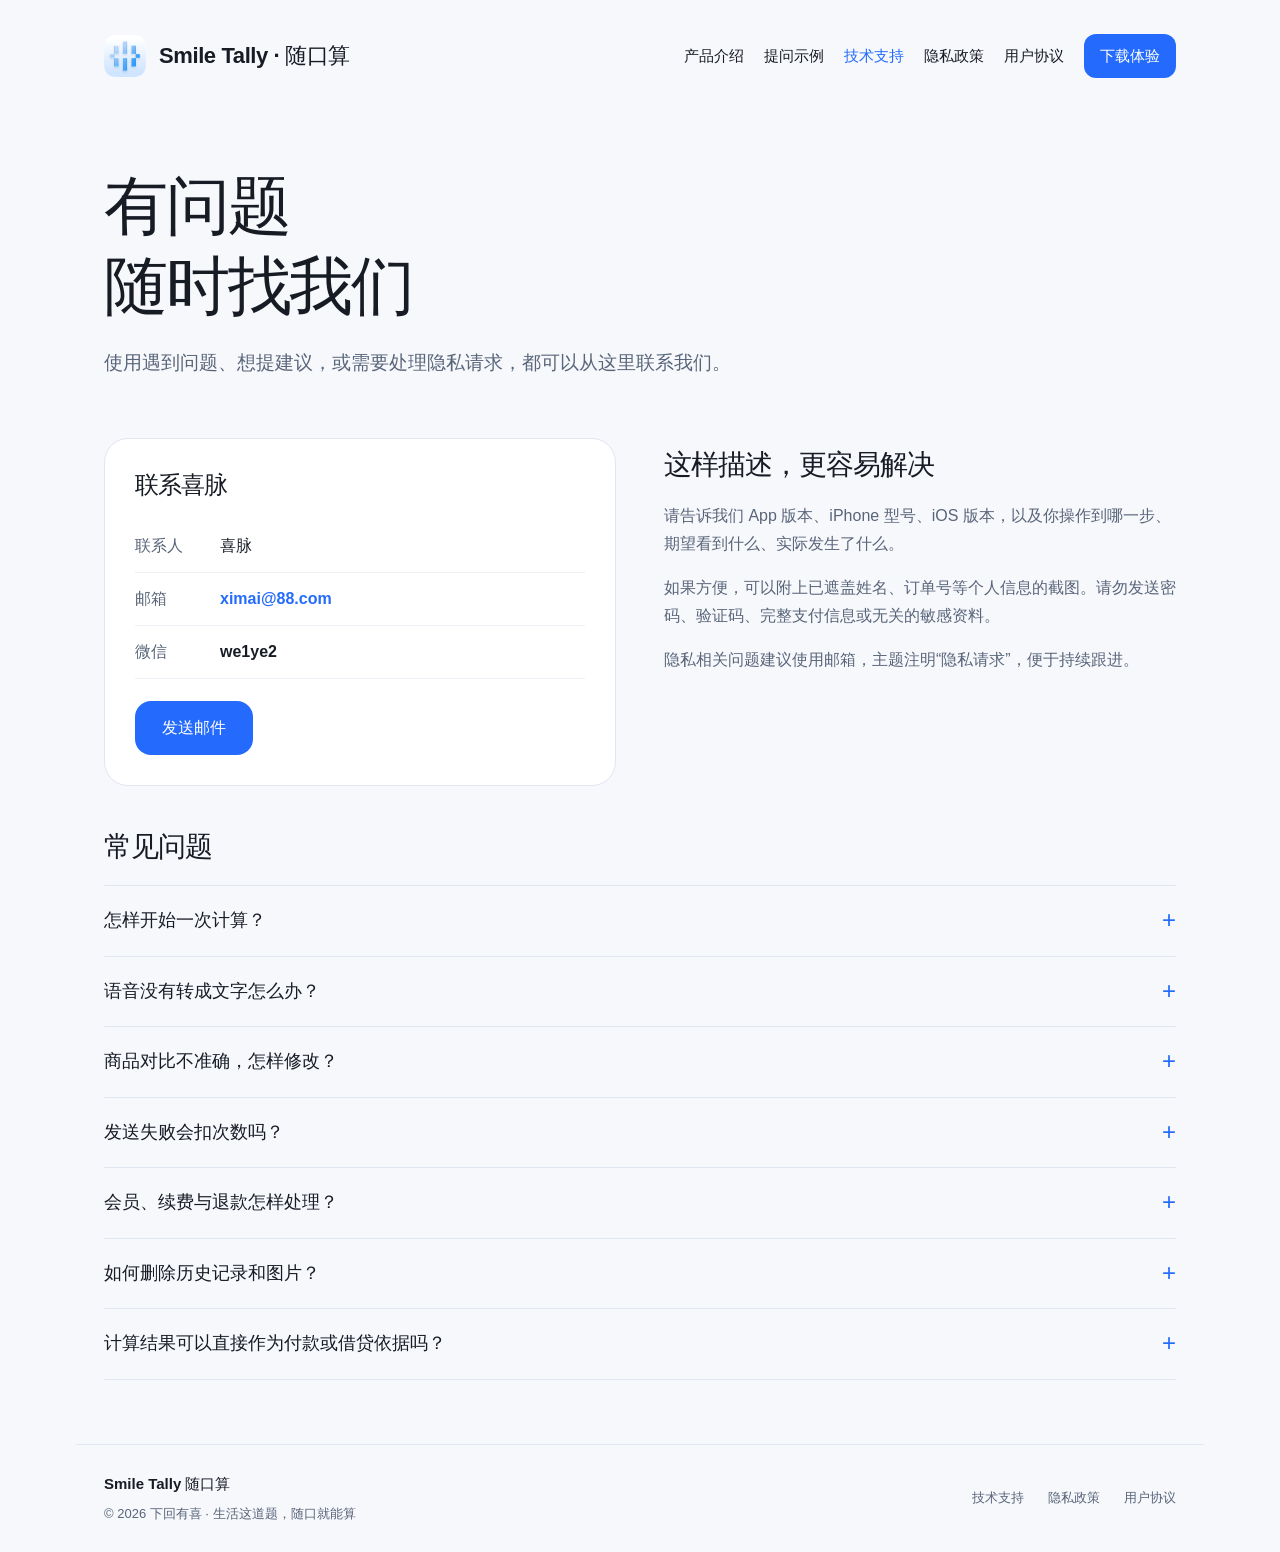
<file: support/index.html>
<!doctype html>
<html lang="zh-CN">
<head>
<meta charset="utf-8">
<meta name="viewport" content="width=device-width,initial-scale=1">
<meta name="description" content="联系喜脉：ximai@88.com，微信 we1ye2。获取 Smile Tally 语音、图片计算、会员续费、历史删除及隐私请求帮助。">
<meta name="theme-color" content="#f6f8fc">
<meta name="referrer" content="strict-origin-when-cross-origin">
<meta property="og:type" content="website">
<meta property="og:locale" content="zh_CN">
<meta property="og:site_name" content="Smile Tally 随口算">
<meta property="og:title" content="技术支持 · Smile Tally 随口算">
<meta property="og:description" content="联系喜脉：ximai@88.com，微信 we1ye2。获取 Smile Tally 语音、图片计算、会员续费、历史删除及隐私请求帮助。">
<meta property="og:url" content="https://tanhuoo.github.io/SmileTally/support/">
<title>技术支持 · Smile Tally 随口算</title>
<link rel="canonical" href="https://tanhuoo.github.io/SmileTally/support/">
<link rel="icon" type="image/png" href="../assets/logo.png">
<link rel="stylesheet" href="../assets/style.css">
</head>
<body>
<a class="skip" href="#main">跳到正文</a>
<header class="site-header wrap">
<a class="brand" href="../" aria-label="Smile Tally 随口算首页"><img src="../assets/logo.png" width="42" height="42" alt=""><span>Smile Tally · 随口算</span></a>
<nav class="site-nav" aria-label="主导航"><a href="../">产品介绍</a><a href="../scenarios/">提问示例</a><a href="../support/" aria-current="page">技术支持</a><a href="../privacy/">隐私政策</a><a href="../terms/">用户协议</a><a class="nav-download" href="https://apps.apple.com/cn/app/smile-tally-%E9%9A%8F%E5%8F%A3%E7%AE%97-%E7%94%9F%E6%B4%BB%E8%AE%A1%E7%AE%97%E5%99%A8-%E5%95%86%E5%93%81%E6%AF%94%E4%BB%B7%E5%AF%B9%E6%AF%94/id6814696933">下载体验</a></nav>
</header>
<main id="main" class="wrap"><div class="page-intro"><h1>有问题<br>随时找我们</h1><p>使用遇到问题、想提建议，或需要处理隐私请求，都可以从这里联系我们。</p></div>
<section class="support-top" aria-label="联系方式"><div class="contact-card"><h2>联系喜脉</h2><dl><div><dt>联系人</dt><dd>喜脉</dd></div><div><dt>邮箱</dt><dd><a href="mailto:ximai@88.com">ximai@88.com</a></dd></div><div><dt>微信</dt><dd>we1ye2</dd></div></dl><a class="button" href="mailto:ximai@88.com?subject=Smile%20Tally%20%E6%8A%80%E6%9C%AF%E6%94%AF%E6%8C%81">发送邮件</a></div><div class="support-notes"><h2>这样描述，更容易解决</h2><p>请告诉我们 App 版本、iPhone 型号、iOS 版本，以及你操作到哪一步、期望看到什么、实际发生了什么。</p><p>如果方便，可以附上已遮盖姓名、订单号等个人信息的截图。请勿发送密码、验证码、完整支付信息或无关的敏感资料。</p><p>隐私相关问题建议使用邮箱，主题注明“隐私请求”，便于持续跟进。</p></div></section>
<section class="faq" aria-labelledby="faq-title"><h2 id="faq-title">常见问题</h2><details><summary>怎样开始一次计算？</summary><p>在输入框中打字，或长按说话。语音松开后先转成文字草稿，你可以检查、修改，再点击发送。也可以用图片入口选择商品截图；图片和文字会一起提交。条件不足时，补充真正缺少的信息即可。</p></details><details><summary>语音没有转成文字怎么办？</summary><p>在 iPhone 的“设置 → 隐私与安全性”中检查麦克风和语音识别权限，同时确认网络可用。部分设备支持本机识别，其他情况可能需要 Apple 在线识别。拒绝语音权限仍可以打字。来电或识别中断后，请检查保留的草稿是否完整。</p></details><details><summary>商品对比不准确，怎样修改？</summary><p>先核对价格、每包数量、单位、运费及已选择的规格，尽量选择这些信息清晰的截图。可以直接补充“第二个是每包 100 抽”或修改条件卡后统一提交。条件不完整时，结果可能只比较已知部分，请留意口径和假设。</p></details><details><summary>发送失败会扣次数吗？</summary><p>每发送一条消息计一次，补充条件和修改后提交也计一次；编辑草稿不计次。AI 超时或服务失败且没有正常回复时返还一次，正常澄清仍计次。网络中断时，次数状态可能需要联网后核对，不建议连续重复发送。</p></details><details><summary>会员、续费与退款怎样处理？</summary><p>免费累计 5 次，不再每日重置，用完需开通会员；会员每日 20 条，仅会员额度按北京时间每天 00:00 重置。实际可购买方案、价格与权益以 App 内及 App Store 购买确认页为准。恢复购买可在 App 会员页面操作；取消自动续费请打开 iPhone“设置 → Apple 账户 → 订阅”。退款申请由 Apple 处理，可前往 <a href="https://reportaproblem.apple.com/">Apple 报告问题</a>。详情见<a href="../terms/#membership">用户协议中的会员说明</a>。</p></details><details><summary>如何删除历史记录和图片？</summary><p>从左上角打开历史列表，左滑删除一条记录，或在设置中选择“清除全部历史”。这会清除对应的本机历史及其关联图片副本，不会删除系统相册原图，也不会自动删除服务端为额度、交易验证或请求恢复保留的记录。服务端数据请求请<a href="../privacy/#rights">查看隐私权利说明</a>或联系喜脉。</p></details><details><summary>计算结果可以直接作为付款或借贷依据吗？</summary><p>请先核对输入、单位、时间范围、计算口径和结果。AI 对问题或图片的理解可能有误，贷款、税务及其他重要金额还需与合同、账单或专业意见核对。本产品提供计算辅助，不代替专业决策。</p></details></section></main>
<footer class="site-footer wrap"><div><div class="footer-brand">Smile Tally 随口算</div><div>© 2026 下回有喜 · 生活这道题，随口就能算</div></div><nav class="footer-nav" aria-label="页脚导航"><a href="../support/">技术支持</a><a href="../privacy/">隐私政策</a><a href="../terms/">用户协议</a></nav></footer>
</body>
</html>
</file>
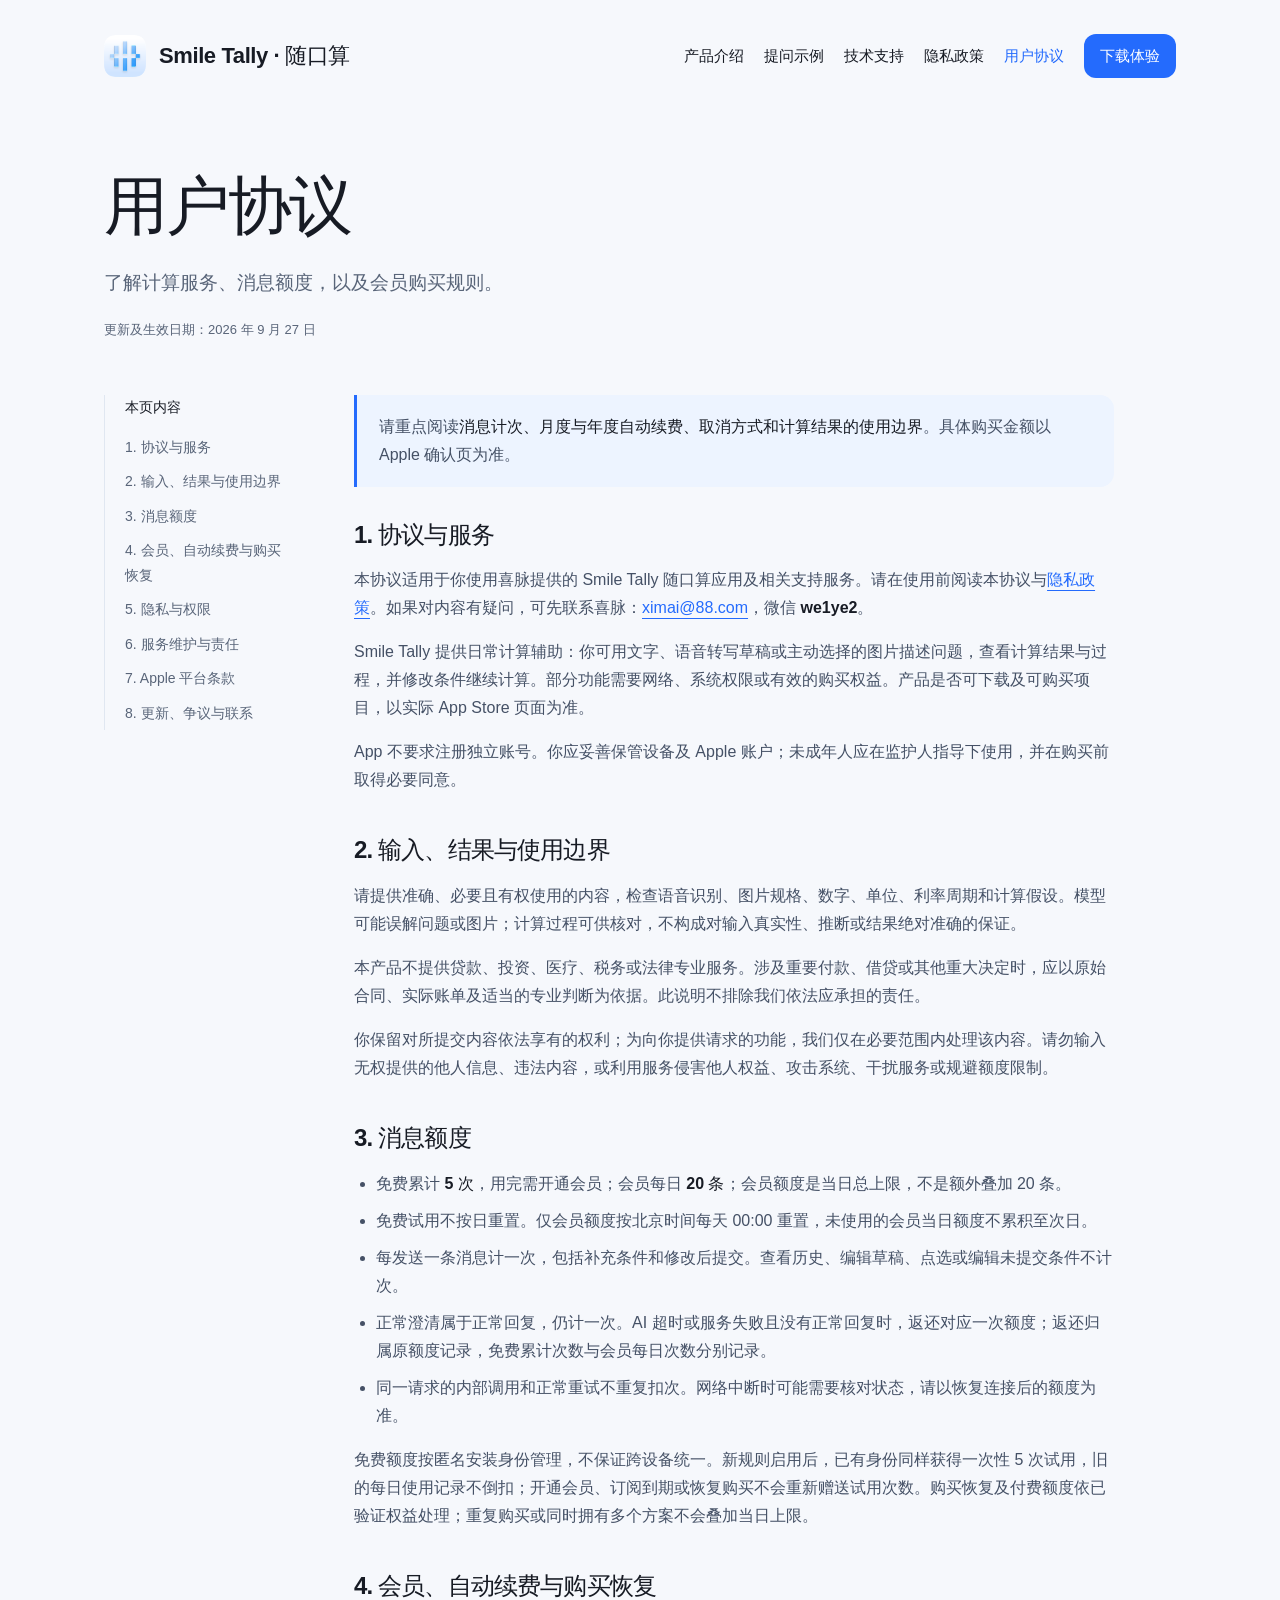
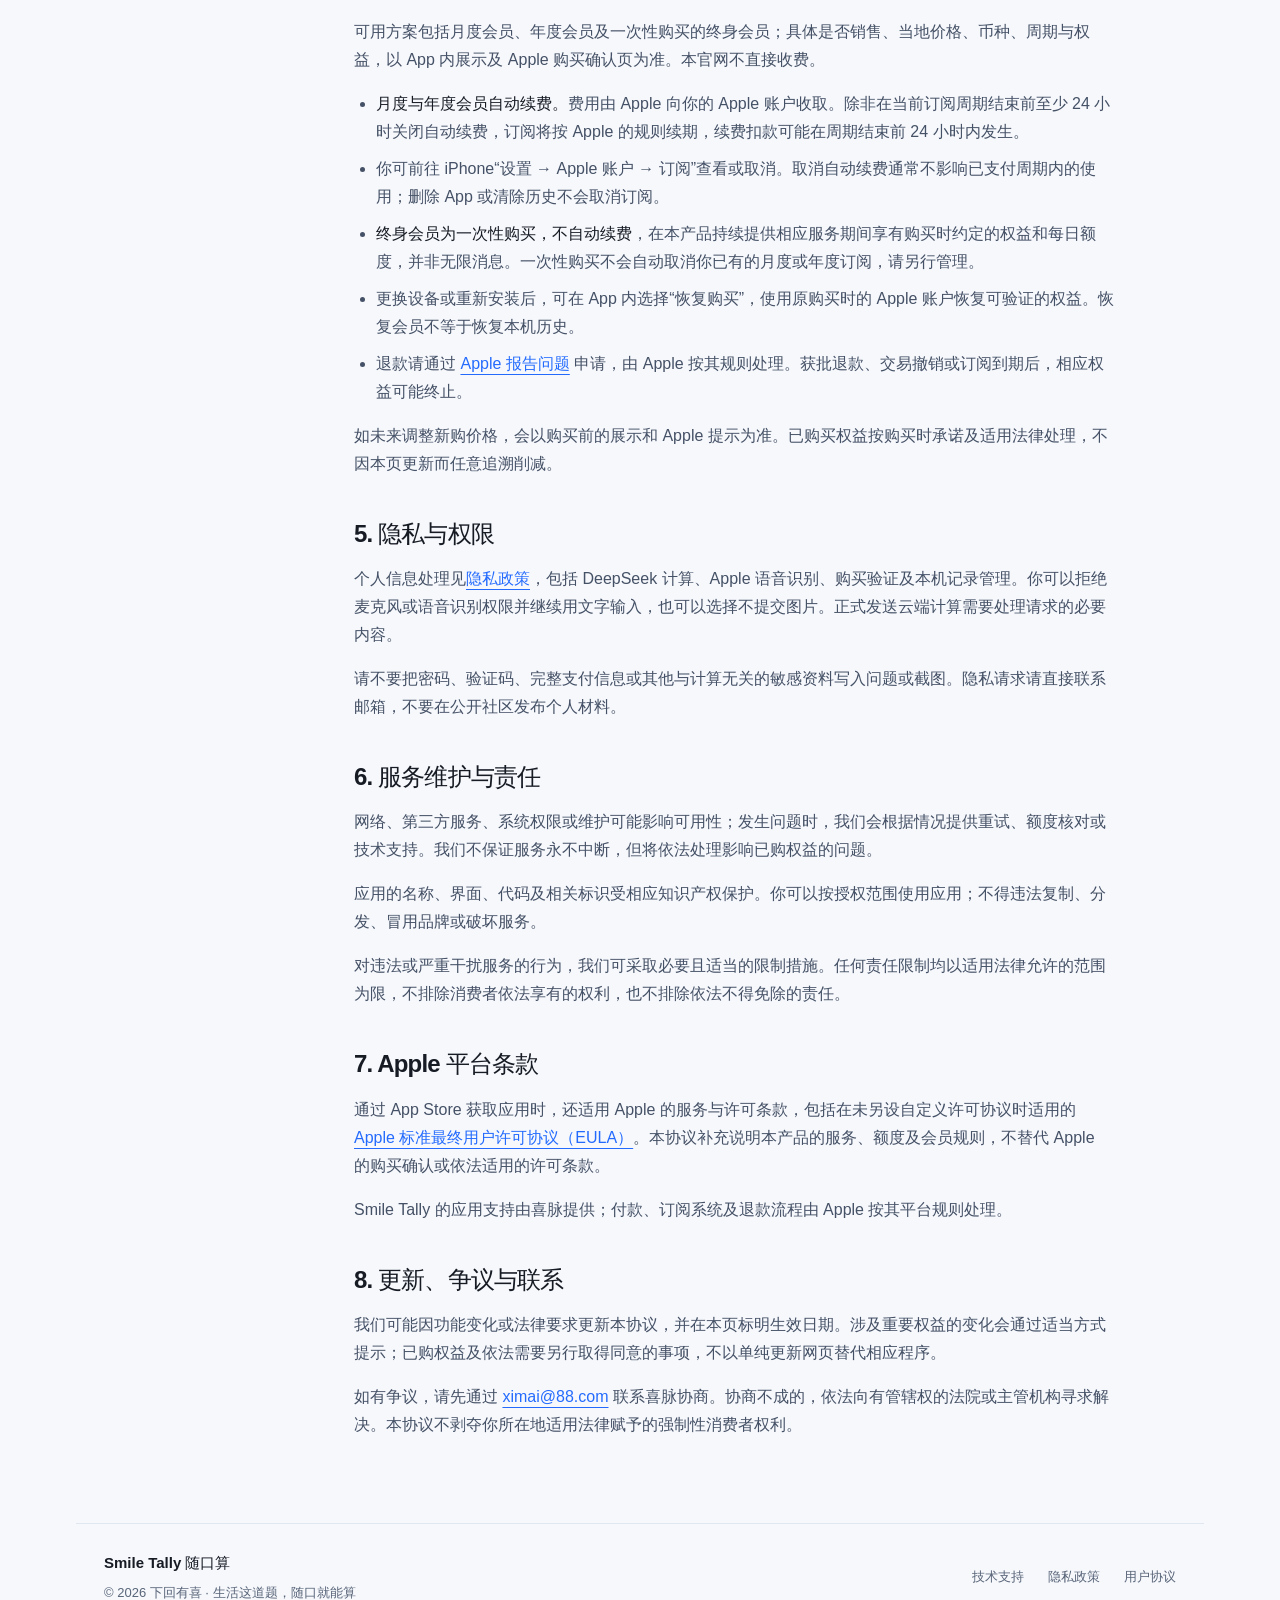
<file: terms/index.html>
<!doctype html>
<html lang="zh-CN">
<head>
<meta charset="utf-8">
<meta name="viewport" content="width=device-width,initial-scale=1">
<meta name="description" content="Smile Tally 使用规则、每日消息额度、自动续费、购买恢复、退款方式及用户权益说明。">
<meta name="theme-color" content="#f6f8fc">
<meta name="referrer" content="strict-origin-when-cross-origin">
<meta property="og:type" content="website">
<meta property="og:locale" content="zh_CN">
<meta property="og:site_name" content="Smile Tally 随口算">
<meta property="og:title" content="用户协议 · Smile Tally 随口算">
<meta property="og:description" content="Smile Tally 使用规则、每日消息额度、自动续费、购买恢复、退款方式及用户权益说明。">
<meta property="og:url" content="https://tanhuoo.github.io/SmileTally/terms/">
<title>用户协议 · Smile Tally 随口算</title>
<link rel="canonical" href="https://tanhuoo.github.io/SmileTally/terms/">
<link rel="icon" type="image/png" href="../assets/logo.png">
<link rel="stylesheet" href="../assets/style.css">
</head>
<body>
<a class="skip" href="#main">跳到正文</a>
<header class="site-header wrap">
<a class="brand" href="../" aria-label="Smile Tally 随口算首页"><img src="../assets/logo.png" width="42" height="42" alt=""><span>Smile Tally · 随口算</span></a>
<nav class="site-nav" aria-label="主导航"><a href="../">产品介绍</a><a href="../scenarios/">提问示例</a><a href="../support/">技术支持</a><a href="../privacy/">隐私政策</a><a href="../terms/" aria-current="page">用户协议</a><a class="nav-download" href="https://apps.apple.com/cn/app/smile-tally-%E9%9A%8F%E5%8F%A3%E7%AE%97-%E7%94%9F%E6%B4%BB%E8%AE%A1%E7%AE%97%E5%99%A8-%E5%95%86%E5%93%81%E6%AF%94%E4%BB%B7%E5%AF%B9%E6%AF%94/id6814696933">下载体验</a></nav>
</header>
<main id="main" class="wrap"><div class="page-intro"><h1>用户协议</h1><p>了解计算服务、消息额度，以及会员购买规则。</p><p class="updated">更新及生效日期：2026 年 9 月 27 日</p></div><div class="legal-layout"><aside class="toc" aria-label="本页目录"><p>本页内容</p><a href="#agreement">1. 协议与服务</a><a href="#calculation">2. 输入、结果与使用边界</a><a href="#quota">3. 消息额度</a><a href="#membership">4. 会员、自动续费与购买恢复</a><a href="#privacy">5. 隐私与权限</a><a href="#availability">6. 服务维护与责任</a><a href="#apple">7. Apple 平台条款</a><a href="#changes">8. 更新、争议与联系</a></aside><article class="article"><div class="notice"><p>请重点阅读<strong>消息计次、月度与年度自动续费、取消方式和计算结果的使用边界</strong>。具体购买金额以 Apple 确认页为准。</p></div><section id="agreement"><h2>1. 协议与服务</h2><p>本协议适用于你使用喜脉提供的 Smile Tally 随口算应用及相关支持服务。请在使用前阅读本协议与<a href="../privacy/">隐私政策</a>。如果对内容有疑问，可先联系喜脉：<a href="mailto:ximai@88.com">ximai@88.com</a>，微信 <strong>we1ye2</strong>。</p><p>Smile Tally 提供日常计算辅助：你可用文字、语音转写草稿或主动选择的图片描述问题，查看计算结果与过程，并修改条件继续计算。部分功能需要网络、系统权限或有效的购买权益。产品是否可下载及可购买项目，以实际 App Store 页面为准。</p><p>App 不要求注册独立账号。你应妥善保管设备及 Apple 账户；未成年人应在监护人指导下使用，并在购买前取得必要同意。</p></section><section id="calculation"><h2>2. 输入、结果与使用边界</h2><p>请提供准确、必要且有权使用的内容，检查语音识别、图片规格、数字、单位、利率周期和计算假设。模型可能误解问题或图片；计算过程可供核对，不构成对输入真实性、推断或结果绝对准确的保证。</p><p>本产品不提供贷款、投资、医疗、税务或法律专业服务。涉及重要付款、借贷或其他重大决定时，应以原始合同、实际账单及适当的专业判断为依据。此说明不排除我们依法应承担的责任。</p><p>你保留对所提交内容依法享有的权利；为向你提供请求的功能，我们仅在必要范围内处理该内容。请勿输入无权提供的他人信息、违法内容，或利用服务侵害他人权益、攻击系统、干扰服务或规避额度限制。</p></section><section id="quota"><h2>3. 消息额度</h2><ul><li>免费累计 <strong>5 次</strong>，用完需开通会员；会员每日 <strong>20 条</strong>；会员额度是当日总上限，不是额外叠加 20 条。</li><li>免费试用不按日重置。仅会员额度按北京时间每天 00:00 重置，未使用的会员当日额度不累积至次日。</li><li>每发送一条消息计一次，包括补充条件和修改后提交。查看历史、编辑草稿、点选或编辑未提交条件不计次。</li><li>正常澄清属于正常回复，仍计一次。AI 超时或服务失败且没有正常回复时，返还对应一次额度；返还归属原额度记录，免费累计次数与会员每日次数分别记录。</li><li>同一请求的内部调用和正常重试不重复扣次。网络中断时可能需要核对状态，请以恢复连接后的额度为准。</li></ul><p>免费额度按匿名安装身份管理，不保证跨设备统一。新规则启用后，已有身份同样获得一次性 5 次试用，旧的每日使用记录不倒扣；开通会员、订阅到期或恢复购买不会重新赠送试用次数。购买恢复及付费额度依已验证权益处理；重复购买或同时拥有多个方案不会叠加当日上限。</p></section><section id="membership"><h2>4. 会员、自动续费与购买恢复</h2><p>可用方案包括月度会员、年度会员及一次性购买的终身会员；具体是否销售、当地价格、币种、周期与权益，以 App 内展示及 Apple 购买确认页为准。本官网不直接收费。</p><ul><li><strong>月度与年度会员自动续费。</strong>费用由 Apple 向你的 Apple 账户收取。除非在当前订阅周期结束前至少 24 小时关闭自动续费，订阅将按 Apple 的规则续期，续费扣款可能在周期结束前 24 小时内发生。</li><li>你可前往 iPhone“设置 → Apple 账户 → 订阅”查看或取消。取消自动续费通常不影响已支付周期内的使用；删除 App 或清除历史不会取消订阅。</li><li><strong>终身会员为一次性购买，不自动续费</strong>，在本产品持续提供相应服务期间享有购买时约定的权益和每日额度，并非无限消息。一次性购买不会自动取消你已有的月度或年度订阅，请另行管理。</li><li>更换设备或重新安装后，可在 App 内选择“恢复购买”，使用原购买时的 Apple 账户恢复可验证的权益。恢复会员不等于恢复本机历史。</li><li>退款请通过 <a href="https://reportaproblem.apple.com/">Apple 报告问题</a> 申请，由 Apple 按其规则处理。获批退款、交易撤销或订阅到期后，相应权益可能终止。</li></ul><p>如未来调整新购价格，会以购买前的展示和 Apple 提示为准。已购买权益按购买时承诺及适用法律处理，不因本页更新而任意追溯削减。</p></section><section id="privacy"><h2>5. 隐私与权限</h2><p>个人信息处理见<a href="../privacy/">隐私政策</a>，包括 DeepSeek 计算、Apple 语音识别、购买验证及本机记录管理。你可以拒绝麦克风或语音识别权限并继续用文字输入，也可以选择不提交图片。正式发送云端计算需要处理请求的必要内容。</p><p>请不要把密码、验证码、完整支付信息或其他与计算无关的敏感资料写入问题或截图。隐私请求请直接联系邮箱，不要在公开社区发布个人材料。</p></section><section id="availability"><h2>6. 服务维护与责任</h2><p>网络、第三方服务、系统权限或维护可能影响可用性；发生问题时，我们会根据情况提供重试、额度核对或技术支持。我们不保证服务永不中断，但将依法处理影响已购权益的问题。</p><p>应用的名称、界面、代码及相关标识受相应知识产权保护。你可以按授权范围使用应用；不得违法复制、分发、冒用品牌或破坏服务。</p><p>对违法或严重干扰服务的行为，我们可采取必要且适当的限制措施。任何责任限制均以适用法律允许的范围为限，不排除消费者依法享有的权利，也不排除依法不得免除的责任。</p></section><section id="apple"><h2>7. Apple 平台条款</h2><p>通过 App Store 获取应用时，还适用 Apple 的服务与许可条款，包括在未另设自定义许可协议时适用的 <a href="https://www.apple.com/legal/internet-services/itunes/dev/stdeula/">Apple 标准最终用户许可协议（EULA）</a>。本协议补充说明本产品的服务、额度及会员规则，不替代 Apple 的购买确认或依法适用的许可条款。</p><p>Smile Tally 的应用支持由喜脉提供；付款、订阅系统及退款流程由 Apple 按其平台规则处理。</p></section><section id="changes"><h2>8. 更新、争议与联系</h2><p>我们可能因功能变化或法律要求更新本协议，并在本页标明生效日期。涉及重要权益的变化会通过适当方式提示；已购权益及依法需要另行取得同意的事项，不以单纯更新网页替代相应程序。</p><p>如有争议，请先通过 <a href="mailto:ximai@88.com">ximai@88.com</a> 联系喜脉协商。协商不成的，依法向有管辖权的法院或主管机构寻求解决。本协议不剥夺你所在地适用法律赋予的强制性消费者权利。</p></section></article></div></main>
<footer class="site-footer wrap"><div><div class="footer-brand">Smile Tally 随口算</div><div>© 2026 下回有喜 · 生活这道题，随口就能算</div></div><nav class="footer-nav" aria-label="页脚导航"><a href="../support/">技术支持</a><a href="../privacy/">隐私政策</a><a href="../terms/">用户协议</a></nav></footer>
</body>
</html>
</file>
<file: assets/style.css>
:root{color-scheme:light;--bg:#f6f8fc;--text:#171b24;--muted:#596579;--blue:#246bfd;--line:#e0e7f1;--surface:#fff;--radius:22px;font-family:-apple-system,BlinkMacSystemFont,"Segoe UI","PingFang SC","Hiragino Sans GB","Microsoft YaHei",sans-serif;color:var(--text);background:var(--bg);font-synthesis:none;text-rendering:optimizeLegibility}
*{box-sizing:border-box}html{scroll-behavior:smooth;scroll-padding-top:30px}body{margin:0;font-size:16px;line-height:1.75}a{color:var(--blue);text-decoration:none;text-underline-offset:5px}a:hover{text-decoration:underline}a:focus-visible,summary:focus-visible{outline:3px solid var(--blue);outline-offset:6px;border-radius:4px}p{margin:0 0 1em}h1,h2,h3{line-height:1.35;letter-spacing:-.035em}h1,h2,h3,p{overflow-wrap:break-word}h1{font-size:clamp(40px,5.5vw,64px);margin:0 0 20px;line-height:1.25}h2{font-size:28px;margin:0 0 18px}h3{font-size:21px;margin:0 0 10px}img{max-width:100%;display:block}.wrap{max-width:1128px;padding:0 28px;margin:auto}.skip{position:absolute;top:-100px;left:16px;padding:10px 18px;background:white;z-index:10}.skip:focus{top:10px}.site-header{display:flex;align-items:center;justify-content:space-between;gap:28px;min-height:112px}.brand{display:flex;align-items:center;gap:13px;color:var(--text);font-size:24px;font-weight:750;letter-spacing:-.6px;white-space:nowrap}.brand:hover{text-decoration:none}.brand img{width:42px;height:42px;box-shadow:0 4px 12px #246bfd13;border-radius:11px}.site-nav{display:flex;gap:30px;font-size:15px;font-weight:550}.site-nav a{color:var(--text);padding:10px 0}.site-nav a[aria-current=page]{color:var(--blue)}.hero{display:grid;grid-template-columns:1.18fr 1fr;gap:64px;align-items:center;padding-top:30px;padding-bottom:52px}.hero h1{font-size:clamp(46px,6.7vw,80px);font-weight:800;line-height:1.3;letter-spacing:-.055em;margin:0 0 26px}.hero-copy>p{font-size:23px;line-height:1.85;color:#344156;max-width:510px}.actions{display:flex;align-items:center;flex-wrap:wrap;gap:30px;margin-top:34px}.button{display:inline-flex;align-items:center;justify-content:center;min-height:54px;padding:12px 27px;border-radius:16px;background:var(--blue);color:white;font-weight:650;transition:background .18s,transform .18s}.button:hover{background:#1353d5;text-decoration:none;transform:translateY(-1px)}.text-link{font-weight:650}.text-link span{padding-left:12px}.demo{margin:0}.chat{min-height:580px;border:1px solid #dce4f0;box-shadow:0 8px 35px #3868b910,0 2px 3px #21375c08,inset 0 0 0 3px #fff;background:linear-gradient(155deg,#ffffffed,#f8fbffdb);border-radius:24px;display:flex;flex-direction:column;overflow:hidden}.chat-title{text-align:center;font-size:19px;font-weight:650;border-bottom:1px solid #edf1f7;padding:24px}.chat-body{padding:34px 25px;flex:1}.question{max-width:90%;margin:0 0 28px auto;padding:18px 20px;border-radius:18px;background:#e5f0ff;font-size:17px;line-height:1.8}.answer-row{display:flex;align-items:flex-start;gap:12px}.answer-row img{width:34px;height:34px;border-radius:10px;margin-top:4px}.answer{flex:1;background:white;border:1px solid #e6edf6;padding:18px 22px;border-radius:18px}.answer strong{font-size:36px;line-height:1.4;font-weight:650;letter-spacing:-1px}.answer p{margin:6px 0 0;font-size:20px;color:#647793}.demo-input{margin:0 20px 22px;padding:13px 18px;border:1px solid #dfe6f1;border-radius:13px;color:#697991;font-size:15px;display:flex;justify-content:space-between;align-items:center;gap:14px}.demo-input svg{width:20px;height:20px}.demo figcaption{text-align:center;color:var(--muted);font-size:13px;margin-top:12px}.features{display:grid;grid-template-columns:repeat(3,1fr);padding:40px 0 46px;border-top:1px solid #e8edf5}.feature{text-align:center;padding:0 24px}.feature+.feature{border-left:1px solid var(--line)}.feature p{color:var(--muted);font-size:16px;margin:0}.feature-icon{width:68px;height:68px;border-radius:50%;display:grid;place-items:center;background:#eaf2ff;color:#3159b1;margin:0 auto 18px}.feature-icon svg{width:27px;height:27px}.help-band{border-radius:20px;background:#eaf3ff;padding:28px 32px;display:flex;align-items:center;justify-content:space-between;gap:24px;margin-bottom:36px}.help-band h2{font-size:23px;margin:0}.site-footer{border-top:1px solid var(--line);padding-top:26px;padding-bottom:26px;display:flex;justify-content:space-between;gap:28px;align-items:center;font-size:13px;color:var(--muted)}.footer-brand{font-weight:650;color:var(--text);font-size:15px;margin-bottom:6px}.footer-nav{display:flex;gap:24px;flex-wrap:wrap}.footer-nav a{color:var(--muted)}.page-intro{padding:54px 0 40px;max-width:800px}.page-intro>p{font-size:19px;color:var(--muted);max-width:670px}.updated{font-size:13px!important;color:var(--muted);margin-top:20px}.support-top{display:grid;grid-template-columns:1fr 1fr;gap:48px;align-items:start;padding-bottom:42px}.contact-card{background:white;border:1px solid var(--line);border-radius:24px;padding:30px}.contact-card h2{font-size:24px}.contact-card dl{margin:0}.contact-card dl>div{display:grid;grid-template-columns:70px 1fr;gap:15px;padding:12px 0;border-bottom:1px solid #edf1f6}.contact-card dt{color:var(--muted)}.contact-card dd{margin:0;font-weight:550;overflow-wrap:anywhere}.contact-card .button{margin-top:22px}.support-notes{padding:8px 0}.support-notes p{color:var(--muted)}.faq{max-width:860px;margin-bottom:64px}.faq>h2{margin-bottom:20px}.faq details{border-top:1px solid var(--line);padding:19px 0}.faq details:last-child{border-bottom:1px solid var(--line)}.faq summary{font-size:18px;font-weight:600;cursor:pointer;list-style:none;display:flex;justify-content:space-between;gap:20px}.faq summary::-webkit-details-marker{display:none}.faq summary:after{content:'+';color:var(--blue);font-size:24px;line-height:1.25;font-weight:400}.faq details[open] summary:after{content:'−'}.faq details p{margin:16px 30px 2px 0;color:var(--muted)}.legal-layout{display:grid;grid-template-columns:190px minmax(0,760px);gap:60px;padding-bottom:68px}.toc{align-self:start;position:sticky;top:30px;border-left:1px solid var(--line);padding-left:20px;font-size:14px}.toc p{font-weight:650;margin:0 0 10px}.toc a{display:block;color:var(--muted);padding:5px 0}.article{min-width:0}.article section+section{margin-top:40px}.article h2{font-size:24px;margin-bottom:15px}.article h3{font-size:18px;margin-top:22px;letter-spacing:0}.article p,.article li{color:#455166}.article ul,.article ol{padding-left:22px}.article li+li{margin-top:9px}.article strong{color:var(--text);font-weight:650}.article a{text-decoration:underline}.notice{border-left:3px solid var(--blue);padding:18px 22px;background:#edf4ff;border-radius:0 14px 14px 0;margin-bottom:32px}.notice p{margin:0}.data-list{display:grid;gap:16px;margin-top:20px}.data-row{padding:18px 0;border-bottom:1px solid var(--line)}.data-row h3{margin:0 0 8px}.data-row p:last-child{margin:0}.empty-page{min-height:65vh;padding:80px 0}.empty-page p{color:var(--muted);font-size:19px}
@media(min-width:1450px){.hero{padding-top:55px;padding-bottom:65px}}
@media(max-width:850px){.site-nav{gap:18px}.hero{gap:30px}.hero h1{font-size:48px}.hero-copy>p{font-size:18px}.chat{min-height:465px}.chat-body{padding:24px 18px}.question{font-size:15px;max-width:100%}.answer{padding:16px}.legal-layout{grid-template-columns:155px minmax(0,1fr);gap:32px}.feature{padding:0 16px}.feature h3{font-size:19px}.feature p{font-size:14px}.site-footer{align-items:flex-start}.footer-nav{gap:14px}}
@media(max-width:650px){.wrap{padding-left:22px;padding-right:22px}.site-header{align-items:flex-start;flex-direction:column;justify-content:center;gap:12px;padding-top:22px;padding-bottom:18px}.brand{font-size:22px}.brand img{width:36px;height:36px}.site-nav{width:100%;justify-content:space-between;gap:8px;font-size:14px}.site-nav a{padding:8px 0}.hero{grid-template-columns:1fr;gap:34px;padding-top:32px;padding-bottom:30px}.hero h1{font-size:clamp(39px,10.7vw,58px);margin-bottom:20px}.hero-copy>p{font-size:17px;line-height:1.9}.actions{margin-top:26px;gap:24px}.button{min-height:50px;padding:11px 23px;font-size:15px}.chat{min-height:385px;max-width:440px;margin:auto}.chat-title{padding:19px}.chat-body{padding:23px}.question{max-width:90%;font-size:16px;margin-bottom:22px}.answer strong{font-size:32px}.answer p{font-size:18px}.demo-input{margin-top:10px}.features{grid-template-columns:1fr;padding:6px 0 28px}.feature{display:grid;grid-template-columns:52px 1fr;column-gap:18px;text-align:left;padding:24px 0}.feature+.feature{border-left:0;border-top:1px solid var(--line)}.feature-icon{grid-row:1/3;width:50px;height:50px;margin:0;align-self:center}.feature h3{font-size:20px;margin:0 0 5px}.feature p{font-size:15px}.help-band{align-items:flex-start;flex-direction:column;gap:15px;padding:26px 24px;margin-bottom:28px}.help-band h2{font-size:21px}.site-footer{flex-direction:column;gap:16px}.footer-nav{gap:22px;font-size:13px}.page-intro{padding:36px 0 22px}.page-intro h1{font-size:40px}.page-intro>p{font-size:17px}.support-top{grid-template-columns:1fr;gap:24px}.contact-card{padding:24px}.legal-layout{grid-template-columns:1fr;gap:30px;padding-bottom:45px}.toc{position:static;display:flex;flex-wrap:wrap;gap:5px 20px;font-size:13px}.toc p{width:100%;margin-bottom:0}.toc a{padding:2px 0}.article h2{font-size:22px}.article{font-size:15px;line-height:1.9}.faq summary{font-size:17px}.faq details p{font-size:15px}.notice{padding:16px 18px}}
@media(prefers-reduced-motion:reduce){html{scroll-behavior:auto}.button{transition:none}.button:hover{transform:none}}

.gallery-kicker{font-size:14px!important;color:var(--blue)!important;font-weight:650}.gallery-intro{max-width:900px}.gallery-intro h1{font-size:clamp(38px,5vw,60px)}.gallery-note{font-size:15px!important;line-height:1.9}.gallery-categories{display:flex;gap:10px;flex-wrap:wrap;margin:0 0 42px}.gallery-categories a{padding:10px 14px;border:1px solid var(--line);border-radius:99px;background:white;font-size:14px}.gallery-categories span{color:var(--muted);margin-left:5px}.gallery-section{margin-bottom:64px;scroll-margin-top:24px}.gallery-section>h2{font-size:28px}.gallery-section>h2 span{font-size:14px;color:var(--muted);font-weight:400;margin-left:12px}.gallery-grid{display:grid;grid-template-columns:repeat(3,minmax(0,1fr));gap:24px;align-items:start}.gallery-card{min-width:0;background:white;border:1px solid var(--line);border-radius:24px;padding:20px;overflow:hidden}.gallery-card h3{font-size:21px;margin:0 0 16px;line-height:1.5}.gallery-question{font-size:15px;line-height:1.8;margin:0 0 16px;overflow-wrap:anywhere}.gallery-question span{display:block;font-size:12px;color:var(--muted);margin-bottom:6px}.gallery-answer{font-size:16px;font-weight:650;white-space:pre-line;color:var(--blue);margin-bottom:18px;overflow-wrap:anywhere}.gallery-image{display:block}.gallery-image img,.gallery-detail img{display:block;width:100%;height:auto;border-radius:16px;border:1px solid var(--line)}.gallery-detail{border-top:1px solid var(--line);padding-top:14px;margin-top:14px;font-size:14px}.gallery-detail summary{cursor:pointer;color:var(--blue);padding:4px 0}.gallery-detail pre{font:inherit;white-space:pre-wrap;overflow-wrap:anywhere;line-height:1.8;color:var(--muted);margin-top:12px}.gallery-detail img{margin-top:14px}.home-gallery{padding:36px 0 44px}.home-gallery h2{font-size:32px;margin-bottom:12px}.home-gallery p{color:var(--muted)}.home-native-shot{display:block;width:100%;max-width:320px;height:auto;margin:auto;border-radius:30px;box-shadow:0 22px 54px #223d6717}.home-shot-link{display:block}.home-gallery .button{margin-top:12px}@media(max-width:1000px){.gallery-grid{grid-template-columns:repeat(2,minmax(0,1fr))}}@media(max-width:650px){.gallery-grid{grid-template-columns:1fr;gap:22px}.gallery-card{padding:20px}.gallery-section>h2{font-size:24px}.gallery-categories{gap:8px;margin-bottom:30px}.gallery-categories a{font-size:13px;padding:9px 12px}.gallery-card h3{font-size:22px}.home-gallery h2{font-size:28px}.home-native-shot{max-width:290px}}

.gallery-grid{--gallery-columns:3}.gallery-grid.is-masonry{display:block;position:relative}.gallery-grid.is-masonry>.gallery-card{position:absolute;box-sizing:border-box}@media(max-width:1000px){.gallery-grid{--gallery-columns:2}}@media(max-width:650px){.gallery-grid{--gallery-columns:1}}
.gallery-toolbar{display:flex;align-items:center;justify-content:space-between;gap:24px;padding:24px 28px;margin:0 0 28px;background:#fff;border:1px solid var(--line);border-radius:24px}.gallery-toolbar-title{display:flex;align-items:center;flex-wrap:wrap;gap:12px 18px}.gallery-toolbar h2{font-size:28px;margin:0}.gallery-toolbar-title>span{font-size:14px;color:var(--muted)}.gallery-switch{display:flex;align-items:center;gap:12px;position:relative;cursor:pointer;white-space:nowrap;font-size:15px}.gallery-switch input{position:absolute;inset:0;opacity:0;cursor:pointer;width:100%;height:100%;margin:0}.gallery-switch-track{width:46px;height:28px;border-radius:99px;background:#bcc6d5;position:relative;pointer-events:none}.gallery-switch-track::after{content:"";position:absolute;width:22px;height:22px;left:3px;top:3px;border-radius:50%;background:white;box-shadow:0 1px 4px #0002;transition:transform .15s}.gallery-switch input:checked+.gallery-switch-track{background:var(--blue)}.gallery-switch input:checked+.gallery-switch-track::after{transform:translateX(18px)}.gallery-switch input:focus-visible+.gallery-switch-track{outline:3px solid var(--blue);outline-offset:4px}.gallery-switch input:disabled+.gallery-switch-track{opacity:.5}.gallery-grid[hidden],.gallery-section[hidden],.gallery-categories[hidden]{display:none}.gallery-all{margin-bottom:64px}@media(max-width:650px){.gallery-toolbar{padding:20px;gap:16px;align-items:flex-start}.gallery-toolbar-title{gap:8px 12px}.gallery-toolbar h2{font-size:24px;width:100%}.gallery-toolbar-title>span{font-size:12px}.gallery-switch{gap:8px;font-size:14px;padding-top:4px}}@media(prefers-reduced-motion:reduce){.gallery-switch-track::after{transition:none}}
.site-header{flex-wrap:wrap;gap:16px 24px;padding-top:20px;padding-bottom:20px}.brand{font-size:22px;letter-spacing:-.4px}.site-nav{align-items:center;flex-wrap:wrap;gap:20px}.site-nav .nav-download{padding:9px 16px;border-radius:12px;background:var(--blue);color:white;white-space:nowrap}.site-nav .nav-download:hover{background:#1353d5;text-decoration:none}.gallery-intro{max-width:none;display:grid;grid-template-columns:minmax(0,1.35fr) minmax(0,1fr);gap:32px;align-items:center;padding-top:30px;padding-bottom:30px}.gallery-intro-copy>p{font-size:21px;color:var(--muted)}.gallery-intro h1{font-size:clamp(38px,4.1vw,60px)}.gallery-hero-phone{width:100%;height:auto;max-height:510px;object-fit:contain;justify-self:end}.brand img{box-shadow:none}@media(max-width:1000px){.site-nav{gap:14px;font-size:14px}.gallery-intro{gap:20px}.gallery-intro h1{font-size:42px}.gallery-intro-copy>p{font-size:18px}}@media(max-width:650px){.site-nav{justify-content:flex-start;gap:6px 16px;font-size:13px}.site-nav .nav-download{padding:7px 12px}.gallery-intro{grid-template-columns:1fr;padding-top:28px;gap:4px}.gallery-intro h1{font-size:40px}.gallery-hero-phone{max-width:300px;max-height:370px;justify-self:center}.gallery-intro-copy>p{font-size:17px}.brand{font-size:21px}.gallery-note{font-size:14px!important}}

.home-model-phone{display:block;width:100%;height:auto;max-height:600px;object-fit:contain;margin:auto}.phone-float{animation:phone-float 6s ease-in-out infinite;transform-origin:center}@keyframes phone-float{0%,100%{transform:translateY(0)}50%{transform:translateY(-10px)}}.faq{max-width:none;width:100%}.faq summary{align-items:flex-start}.faq summary::after{flex:0 0 18px;text-align:right}@media(max-width:650px){.home-model-phone{max-width:340px;max-height:440px}}@media(prefers-reduced-motion:reduce){.phone-float{animation:none;transform:none}}
/* Tighten hero spacing while retaining room for the phone's subtle float. */
.hero{padding-top:24px;padding-bottom:28px}.home-model-phone{margin-top:-24px;margin-bottom:-24px}.gallery-intro{padding-top:16px;padding-bottom:20px}.gallery-hero-phone{margin-top:-20px;margin-bottom:-20px}.features{padding-top:30px;padding-bottom:36px}@media(max-width:650px){.hero{padding-top:22px;padding-bottom:20px;gap:20px}.home-model-phone{margin-top:-14px;margin-bottom:-14px}.gallery-intro{padding-top:22px;padding-bottom:16px;gap:0}.gallery-hero-phone{margin-top:-14px;margin-bottom:-14px}.features{padding-top:6px;padding-bottom:24px}}
</file>
